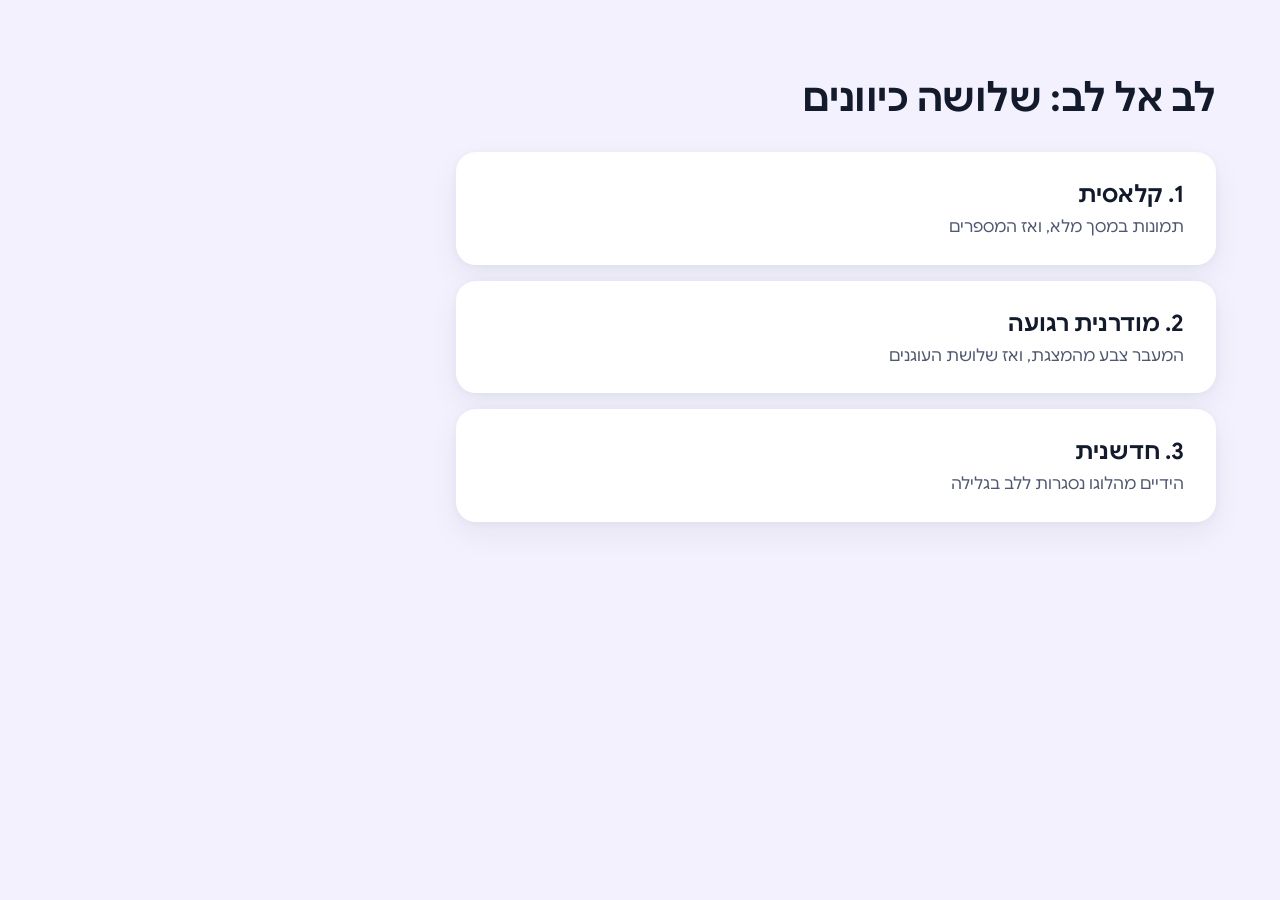
<file: index.html>
<!DOCTYPE html>
<html lang="he" dir="rtl">
<head>
<meta charset="utf-8"><meta name="viewport" content="width=device-width, initial-scale=1">
<meta name="robots" content="noindex, nofollow">
<title>לב אל לב, סקיצות</title>
<link rel="icon" href="assets/logo/logo.webp">
<link rel="stylesheet" href="assets/shared.css?v=202611041538">
<style>
body{background:#F3F1FE;padding:clamp(40px, 6vw, 112px) var(--gutter)}
h1{font-size:var(--fs-h2)}
ul{list-style:none;margin:32px 0 0;padding:0;display:grid;gap:16px;max-width:760px}
a{display:block;padding:24px 32px;background:var(--white);border-radius:20px;text-decoration:none;box-shadow:0 2px 8px rgba(19,26,43,.04),0 12px 32px rgba(19,26,43,.06)}
b{display:block;font-size:var(--fs-h3)}
span{color:var(--muted)}
</style>
</head>
<body>
<h1>לב אל לב: שלושה כיוונים</h1>
<ul>
  <li><a href="classic/"><b>1. קלאסית</b><span>תמונות במסך מלא, ואז המספרים</span></a></li>
  <li><a href="modern/"><b>2. מודרנית רגועה</b><span>המעבר צבע מהמצגת, ואז שלושת העוגנים</span></a></li>
  <li><a href="innovative/"><b>3. חדשנית</b><span>הידיים מהלוגו נסגרות ללב בגלילה</span></a></li>
</ul>
<script src="https://crm.liavmatzri.co.il/review.js" defer></script>
</body>
</html>
</file>
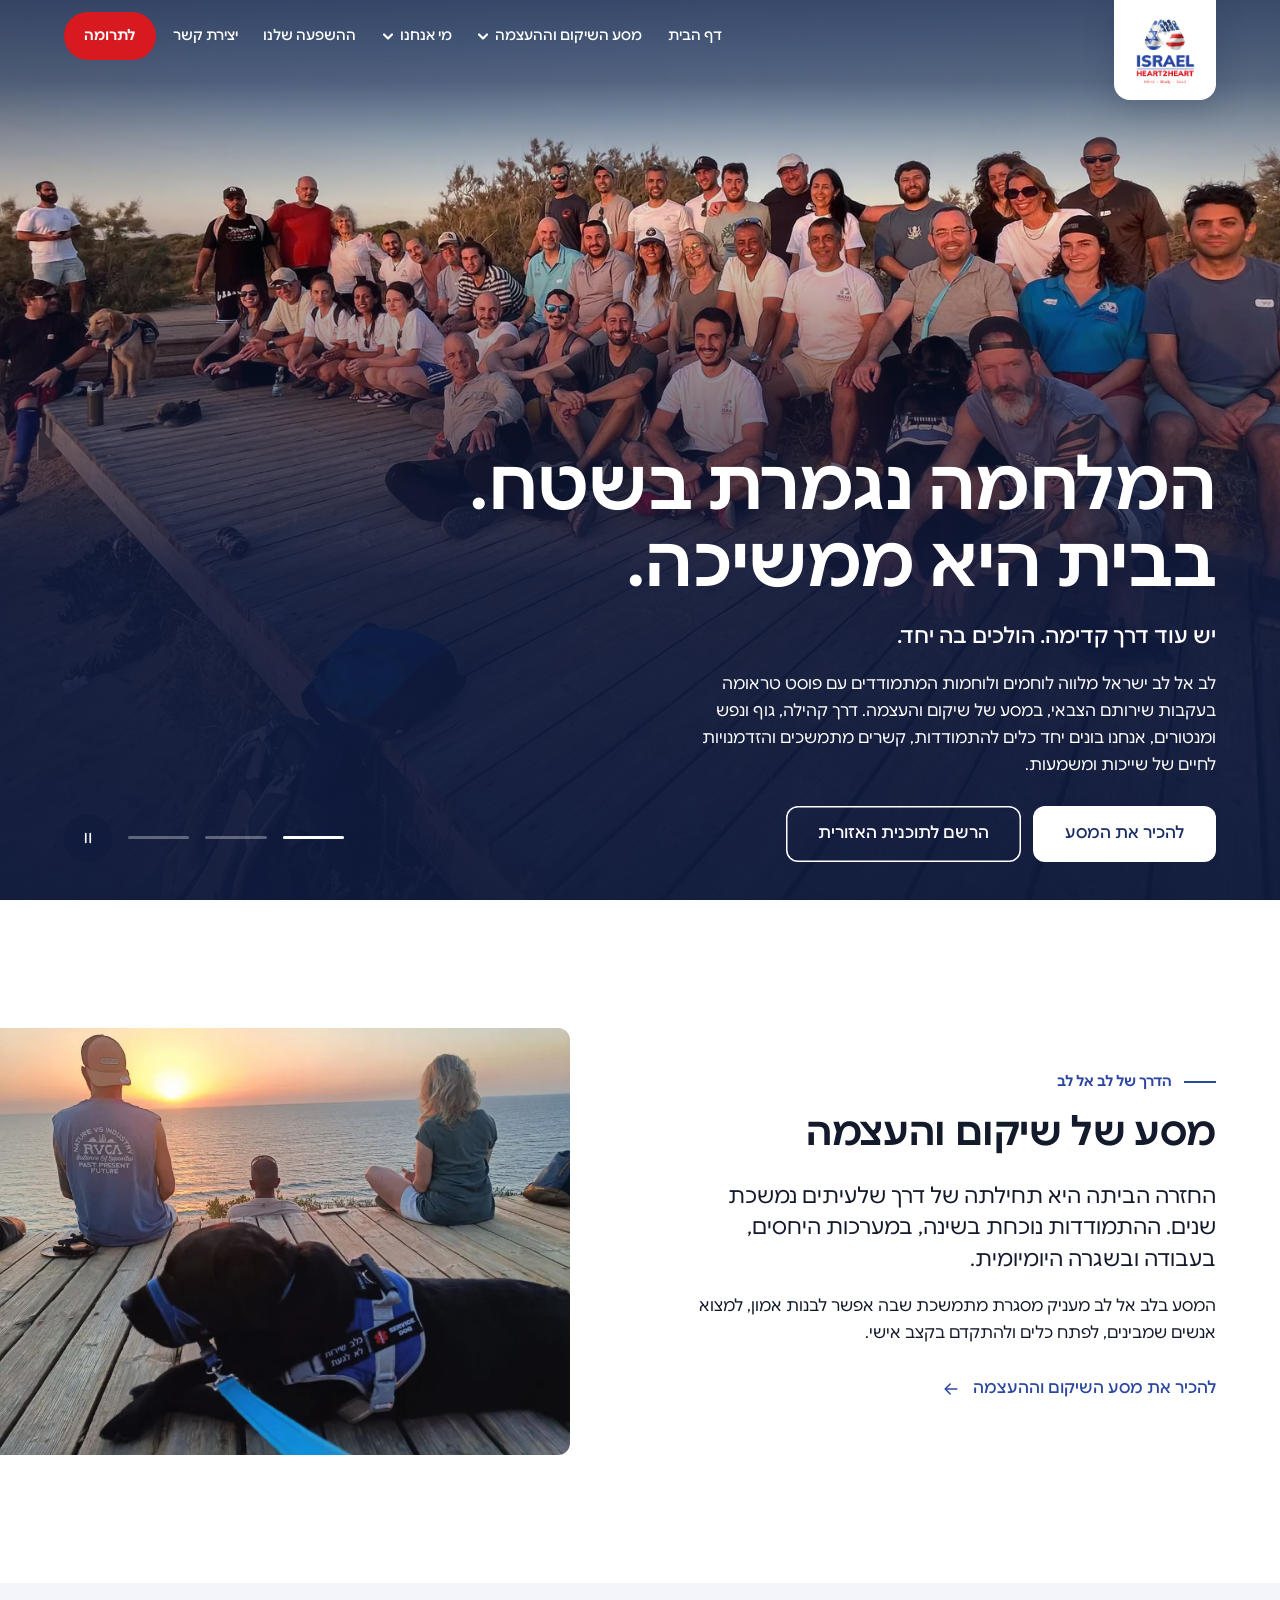
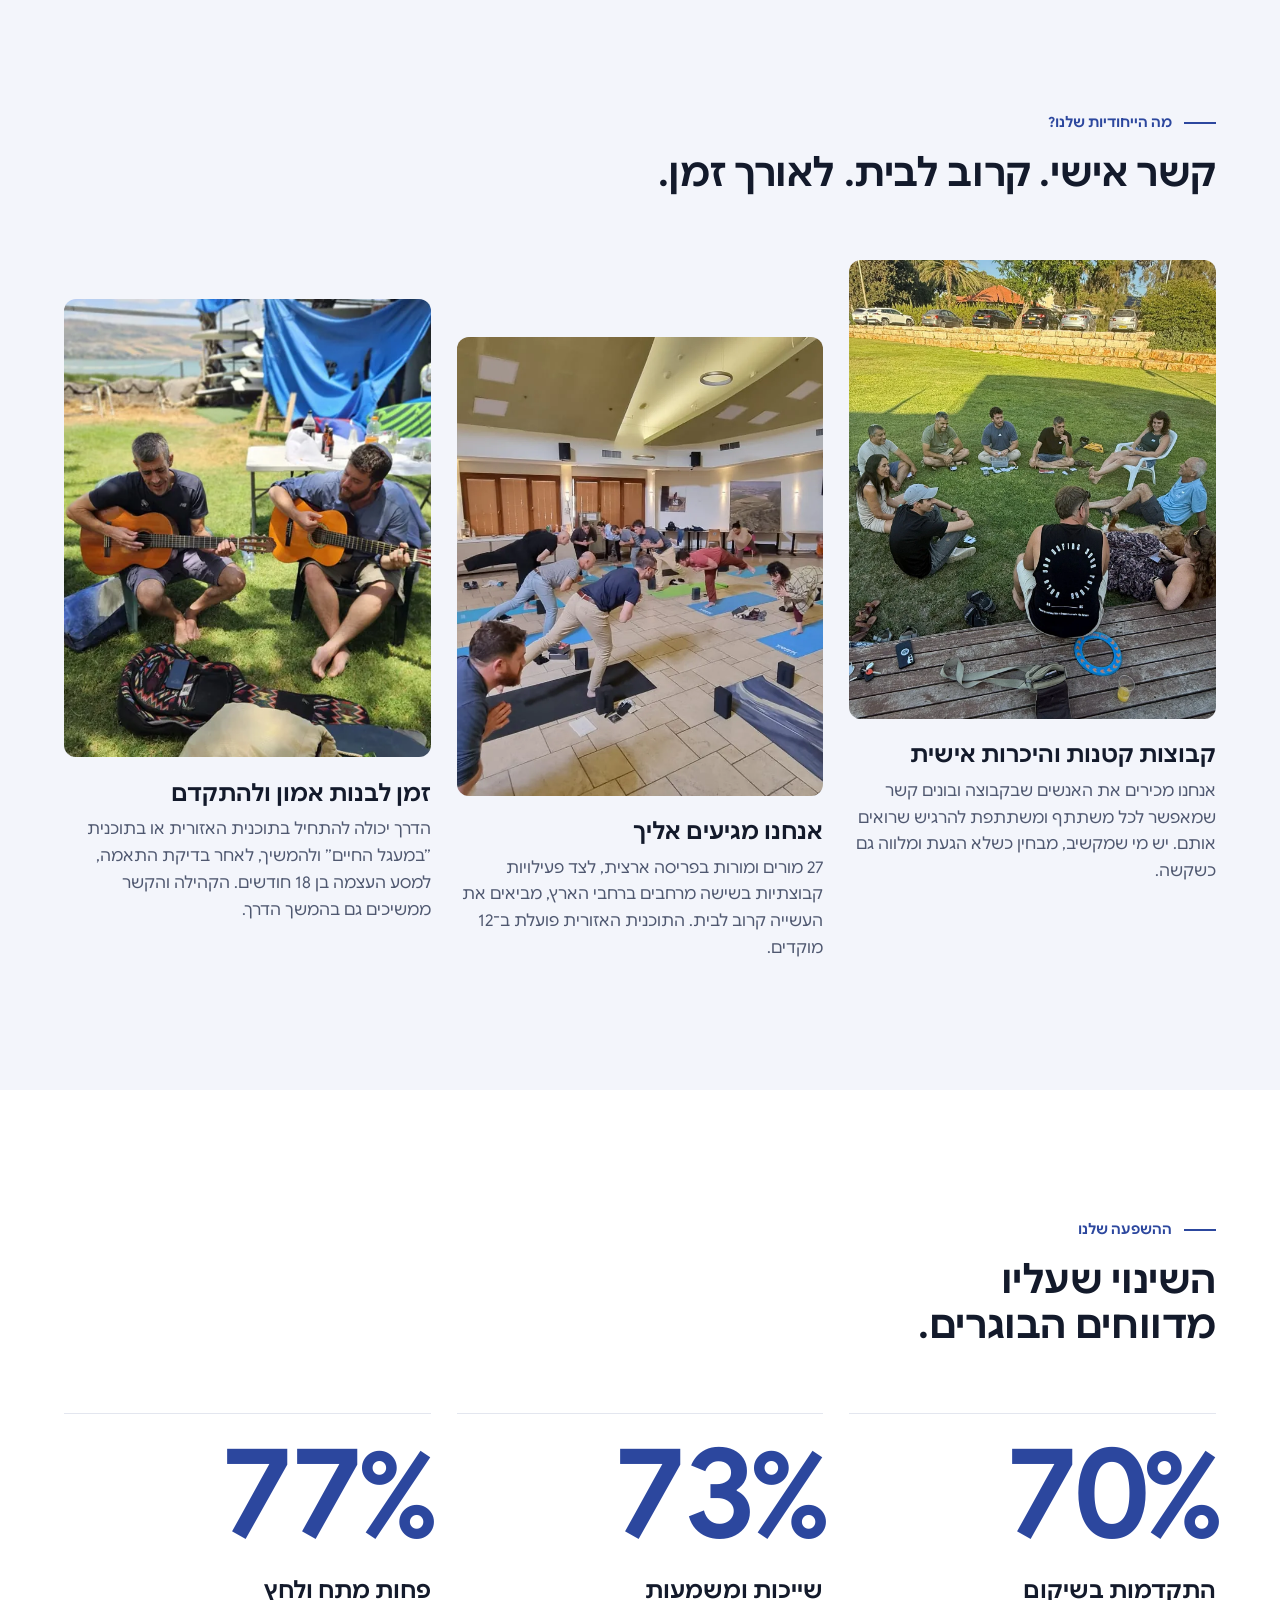
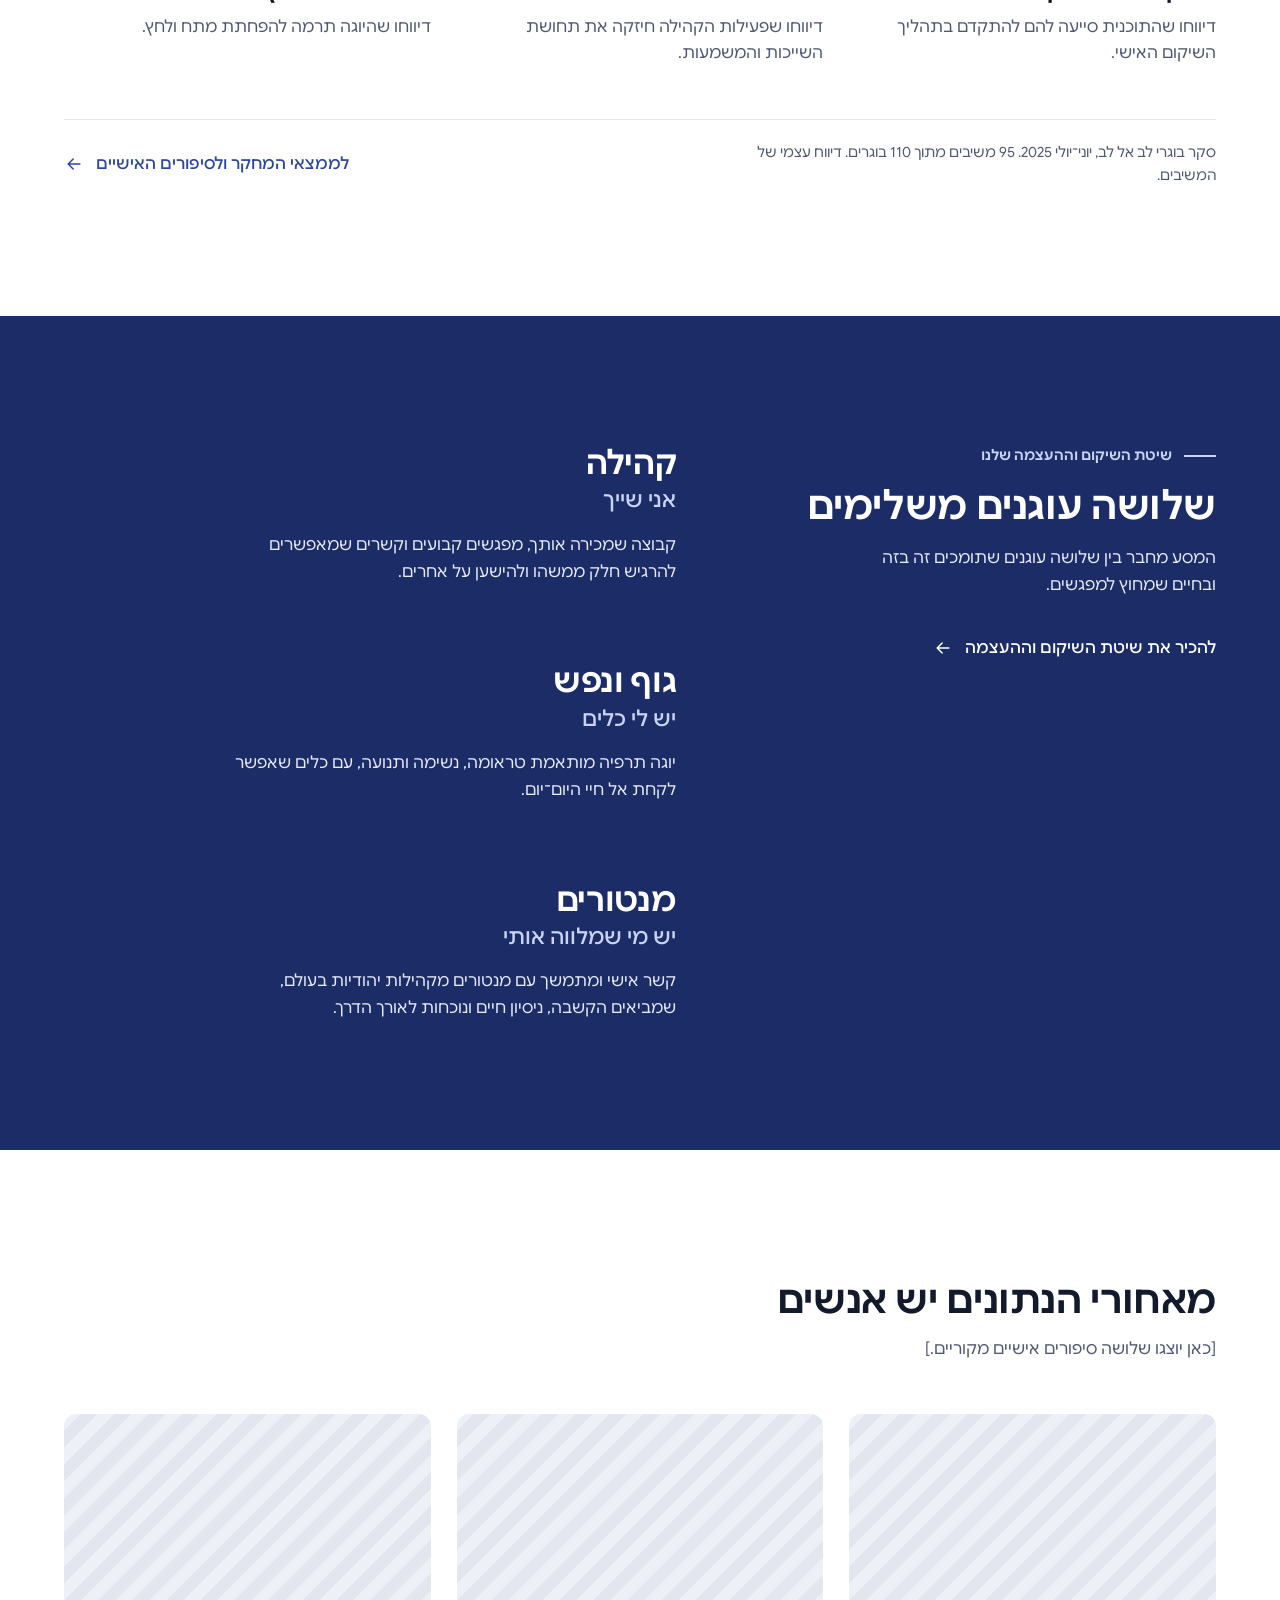
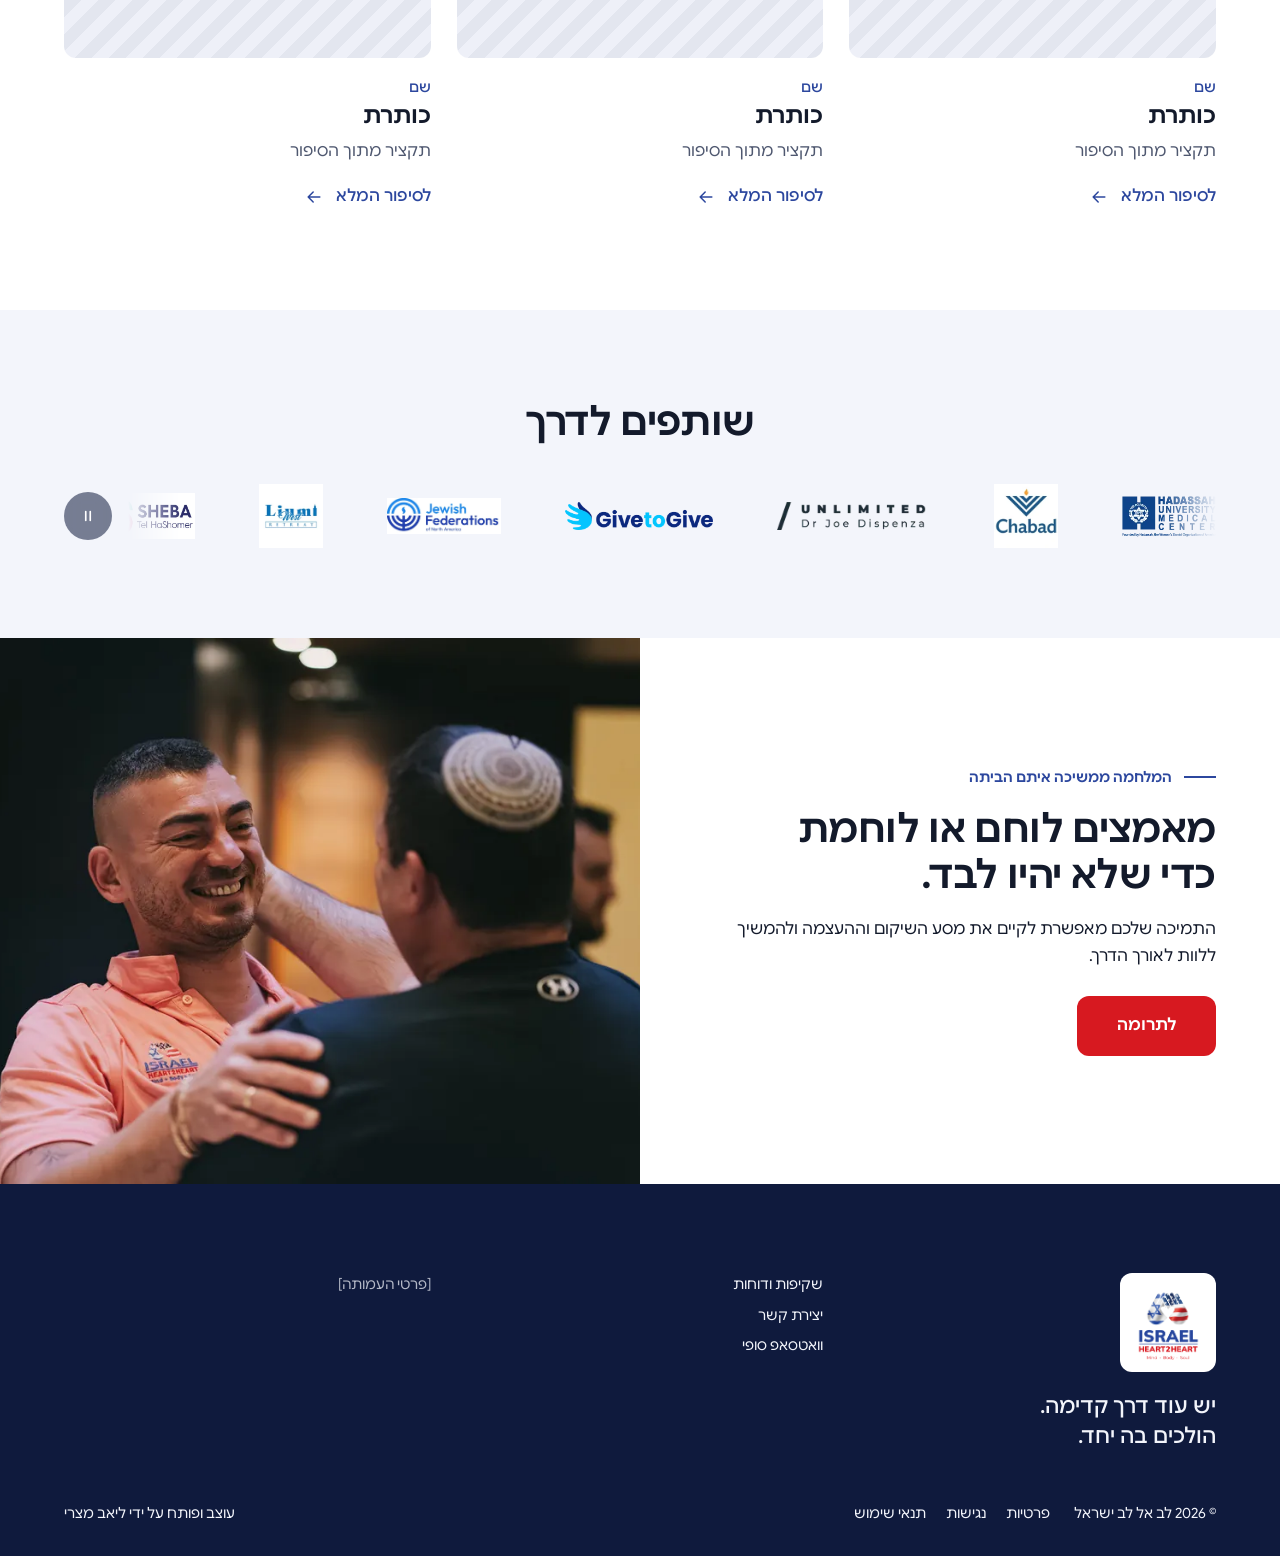
<file: classic/index.html>
<!DOCTYPE html>
<html lang="he" dir="rtl">
<head>
<meta charset="utf-8"><meta name="viewport" content="width=device-width, initial-scale=1">
<meta name="robots" content="noindex, nofollow">
<title>לב אל לב ישראל</title>
<link rel="preload" as="font" href="../assets/fonts/GoogleSans-Bold.woff2" type="font/woff2" crossorigin>
<link rel="icon" href="../assets/logo/logo.webp">
<link rel="stylesheet" href="../assets/shared.css?v=202611041538">
<style>
/* סקיצה 1, קלאסית.
   מהות: הארגון שאפשר לסמוך עליו, עם לוחמים ולוחמות אמיתיים בפריים.
   עור: מינימליזם עריכתי (MV:s05) בצבעי המותג; הירו MV:h15; הדר MV:hd1. צבע אחד עובד, כחול; אדום רק לתרומה. */

/* הדר קלאסי: שקוף על ההירו, אטום בגלילה. הלוגו על לוח לבן תלוי מלמעלה, כי הלוגו בכחול ואדום ולא נקרא על כהה */
:root{--tint:#F3F5FB}
.hd{color:var(--white)}
.hd-in{padding-inline:var(--gutter);height:var(--header-h);align-items:flex-start}
.hd-logo{height:calc(var(--header-h) + 28px);padding:12px 16px 16px;background:var(--white);border-radius:0 0 16px 16px;box-shadow:0 12px 32px rgba(15,26,61,.18)}
.hd-nav{height:100%}
.hd-burger{margin-block:12px}
.hd.is-scrolled{background:var(--white);color:var(--ink);box-shadow:0 2px 12px rgba(15,26,61,.08)}
.hd.is-scrolled .hd-logo{box-shadow:none}
.hd.is-hidden{transform:translateY(calc(-100% - 48px))}

/* הירו: מצגת מסך מלא */
.hero{position:relative;min-height:100svh;display:flex;flex-direction:column;justify-content:flex-end;padding:calc(var(--header-h) + 48px) var(--gutter) clamp(32px, 3vw, 64px);background:var(--night);color:var(--white);overflow:hidden;isolation:isolate}
.sl{position:absolute;inset:0;z-index:-3;opacity:0;transition:opacity 0s 1.6s}
.sl.on{z-index:-2;opacity:1;transition:opacity 1.6s var(--ease)}
.sl img{width:100%;height:100%;object-fit:cover;object-position:50% 0}
.sl.on img{animation:kb 9s linear forwards}
@keyframes kb{from{transform:scale(1.06)}to{transform:scale(1)}}
.scrim{position:absolute;inset:0;z-index:-1;background:
  linear-gradient(to top,color-mix(in srgb,var(--night) 96%,transparent) 0%,color-mix(in srgb,var(--night) 90%,transparent) 36%,color-mix(in srgb,var(--night) 46%,transparent) 58%,transparent 78%),
  linear-gradient(to bottom,color-mix(in srgb,var(--night) 74%,transparent) 0%,color-mix(in srgb,var(--night) 62%,transparent) 9%,transparent 24%)}
.foot{display:flex;justify-content:space-between;align-items:flex-end;gap:var(--gap-m)}
.txt{display:flex;flex-direction:column;align-items:flex-start;gap:clamp(16px, 1.5vw, 32px);max-width:min(62vw, 1240px)}
.line2{font-size:var(--fs-lead);line-height:1.4;font-weight:500}
.lead{max-width:var(--measure);line-height:1.68}
.cta{display:flex;flex-wrap:wrap;gap:12px;margin-top:8px}
.btn{display:inline-flex;align-items:center;justify-content:center;min-height:56px;padding-inline:32px;border-radius:12px;font-weight:500;text-decoration:none;white-space:nowrap;transition:background-color .2s var(--ease),color .2s var(--ease)}
.btn.solid{background:var(--white);color:var(--blue-deep)}
.btn.ghost{box-shadow:inset 0 0 0 1.5px var(--white);color:var(--white)}
@media (hover:hover) and (pointer:fine){.btn.solid:hover{background:#E4E9F7}.btn.ghost:hover{background:var(--white);color:var(--blue-deep)}}
.nav{display:flex;align-items:center;gap:16px;width:min(280px, 24vw);flex:none}
.tab{flex:1;height:48px;padding:0;border:0;background:none;display:flex;align-items:center;cursor:pointer;color:inherit}
.bar{position:relative;display:block;width:100%;height:3px;border-radius:3px;background:color-mix(in srgb,var(--white) 32%,transparent);overflow:hidden}
.bar i{position:absolute;inset:0;background:var(--white);transform:scaleX(0);transform-origin:right}
.tab.done .bar i{transform:scaleX(1)}
.tab[aria-current="true"] .bar i{animation:fill 8s linear forwards}
.hero.still .tab[aria-current="true"] .bar i{animation:none;transform:scaleX(1)}
@keyframes fill{to{transform:scaleX(1)}}
.hero.paused .bar i,.hero.paused .sl img{animation-play-state:paused}

/* הסקשן הכבד: ההשפעה. המספר הוא הגיבור, כי הקורא הראשון בא לבדוק אם זה עובד */
.impact{padding-block:var(--sec-loose);padding-inline:var(--gutter)}
.eyebrow{font-size:var(--fs-meta);font-weight:700;color:var(--blue);display:flex;align-items:center;gap:12px}
.eyebrow::before{content:"";width:32px;height:2px;background:var(--blue)}
.impact h2{margin-top:16px;max-width:18ch}
.nums{display:grid;grid-template-columns:repeat(3,1fr);gap:var(--gap-m);margin-top:clamp(48px, 5vw, 112px)}
.num{padding-top:clamp(20px, 1.6vw, 32px);border-top:1px solid var(--line)}
.num b{display:block;font-size:clamp(72px, 9vw + 0.5rem, 216px);line-height:1;font-weight:700;letter-spacing:-.03em;color:var(--blue);direction:ltr;text-align:end;font-variant-numeric:tabular-nums}
.num h3{margin-top:clamp(16px, 1.4vw, 32px)}
.num p{margin-top:8px;max-width:34ch;color:var(--muted)}
.src{display:flex;flex-wrap:wrap;justify-content:space-between;align-items:center;gap:16px var(--gap-m);margin-top:clamp(48px, 4vw, 96px);padding-top:clamp(20px, 1.6vw, 32px);border-top:1px solid var(--line)}
.src small{font-size:var(--fs-meta);color:var(--muted);max-width:var(--measure)}
.src .textlink{color:var(--blue)}

/* הדרך: טקסט מיושר להתחלה, והתמונה יוצאת מהקצה של המסך */
.way{display:grid;grid-template-columns:1fr 1fr;gap:clamp(40px, 6vw, 160px);align-items:center;padding-block:var(--sec-loose);padding-inline-start:var(--gutter)}
.way h2{margin-top:16px}
.way-body{display:grid;gap:clamp(16px, 1.4vw, 32px);justify-items:start;margin-top:clamp(24px, 2vw, 48px)}
.way-body p{max-width:var(--measure)}
.way-body .big{font-size:var(--fs-lead);line-height:1.5}
.way-body .textlink{color:var(--blue)}
.way-img img{width:100%;aspect-ratio:4/3;object-fit:cover;border-start-start-radius:12px;border-end-start-radius:12px}

/* הייחודיות: שלוש תמונות בגובה מדורג */
.uniq{padding-block:var(--sec-loose);padding-inline:var(--gutter);background:var(--tint)}
.uniq h2{margin-top:16px;max-width:22ch}
.us{display:grid;grid-template-columns:repeat(3,1fr);gap:var(--gap-m);margin-top:clamp(48px, 5vw, 112px)}
.u:nth-child(2){margin-top:clamp(32px, 6vw, 128px)}
.u:nth-child(3){margin-top:clamp(16px, 3vw, 64px)}
.u img{width:100%;aspect-ratio:4/5;object-fit:cover;border-radius:12px}
.u h3{margin-top:clamp(20px, 1.6vw, 32px)}
.u p{margin-top:8px;max-width:40ch;color:var(--muted)}

/* השיטה: פס כחול אחד בעמוד, הכותרת נשארת במקום והעוגנים עוברים לידה */
.method{display:grid;grid-template-columns:5fr 7fr;gap:clamp(48px, 8vw, 192px);padding-block:var(--sec-loose);padding-inline:var(--gutter);background:var(--blue-deep);color:var(--white)}
.method-head{position:sticky;top:calc(var(--header-h) + 32px);align-self:start}
.method .eyebrow{color:#C9D3F4}
.method .eyebrow::before{background:#C9D3F4}
.method h2{margin-top:16px}
.method-head>p:not(.eyebrow){margin-top:16px;max-width:38ch;color:#E6EAF8}
.method-head .textlink{margin-top:clamp(16px, 2vw, 40px)}
.anchors{display:grid;gap:clamp(48px, 6vw, 128px)}
.anchor h3{font-size:clamp(26px, 2vw + 0.4rem, 52px);line-height:1.2;letter-spacing:-.01em}
.anchor h3 span{display:block;margin-top:4px;font-size:var(--fs-lead);line-height:1.4;font-weight:500;letter-spacing:0;color:#C9D3F4}
.anchor p{margin-top:16px;max-width:46ch;color:#E6EAF8}

/* סיפורים: מקום שמור, עד שיגיעו סיפורים ואישורי פרסום */
.stories{padding-block:var(--sec-loose) var(--sec);padding-inline:var(--gutter)}
.stories-note{margin-top:12px;color:var(--muted)}
.ss{display:grid;grid-template-columns:repeat(3,1fr);gap:var(--gap-m);margin-top:clamp(40px, 4vw, 96px)}
.s .ph-img{aspect-ratio:3/2;border-radius:12px}
.s small{display:block;margin-top:clamp(16px, 1.4vw, 28px);font-size:var(--fs-meta);font-weight:500;color:var(--blue)}
.s p{margin-top:8px;color:var(--muted)}
.s .textlink{margin-top:8px;color:var(--blue)}

/* שותפים: ציר ממורכז, בלי טקסט נוסף */
.partners{padding-block:var(--sec);padding-inline:var(--gutter);background:var(--tint);text-align:center}
.partners .mq-row{margin-top:clamp(32px, 3vw, 64px)}

/* קריאה לאימוץ: על לבן, כדי שהכפתור האדום יהיה הדבר החזק במסך */
.adopt{display:grid;grid-template-columns:1fr 1fr;align-items:stretch}
.adopt-txt{display:flex;flex-direction:column;align-items:flex-start;justify-content:center;gap:clamp(16px, 1.4vw, 32px);padding-block:var(--sec-loose);padding-inline:var(--gutter)}
.adopt-txt>p:not(.eyebrow){max-width:var(--measure)}
.adopt-img{min-height:clamp(320px, 42vw, 860px);position:relative}
.adopt-img img{position:absolute;inset:0;width:100%;height:100%;object-fit:cover}
.btn-donate.big{min-height:60px;padding-inline:40px;font-size:var(--fs-body);border-radius:12px;margin-top:8px}

/* פוטר MV:ft3 */
.ft3{display:grid;gap:clamp(48px, 4vw, 96px);padding:var(--sec) var(--gutter) 32px;background:var(--night);color:#F3F5FB}
.ft3-top{display:grid;grid-template-columns:1.3fr 3fr;gap:clamp(40px, 5vw, 112px)}
.ft3-brand{display:grid;gap:clamp(16px, 1.6vw, 32px);align-content:start;justify-items:start}
.ft3-logo{display:block;width:clamp(96px, 7vw, 136px);padding:12px;background:var(--white);border-radius:12px}
.ft3-brand .ft-line{font-size:var(--fs-lead);line-height:1.4;font-weight:500;letter-spacing:0}
.ft3-cols{display:grid;grid-template-columns:1fr 1fr;gap:var(--gap-m)}
@media (hover:hover) and (pointer:fine){.ft3 a:hover{color:#C9D3F4}}

@media (max-width:1023px){.nums{grid-template-columns:1fr;gap:0}.num{display:grid;grid-template-columns:auto 1fr;column-gap:24px;padding-block:24px;align-items:start}.num b{grid-row:span 2;font-size:clamp(64px, 18vw, 120px);min-width:2.1em}.num h3{margin-top:4px}}
@media (max-width:860px){
  /* בטלפון הטקסט תופס את רוב המסך: התמונה למעלה והטקסט על רקע מלא מתחתיה, כדי שלא יישב על פנים */
  :root{--fs-h1:clamp(32px, 9.6vw, 38px)}
  .hero{display:grid;grid-template-rows:minmax(140px,1fr) auto;padding:0}
  .sl,.scrim{grid-row:1/2;grid-column:1/-1}
  .sl{overflow:hidden}
  .scrim{background:
    linear-gradient(to top,var(--night) 0%,transparent 28%),
    linear-gradient(to bottom,color-mix(in srgb,var(--night) 50%,transparent) 0%,transparent 32%)}
  .foot{grid-row:2;flex-direction:column;align-items:stretch;gap:8px;padding:12px 24px 16px}
  .txt{max-width:none;gap:12px}
  .cta{margin-top:4px;gap:8px}
  .btn{min-height:48px;padding-inline:20px;flex:1}
  .nav{width:100%}
  .hd-logo{height:88px;padding:8px 12px 12px}
  .way{grid-template-columns:1fr;padding-inline-end:var(--gutter)}
  .way-img{margin-inline-end:calc(var(--gutter) * -1)}
  .us,.ss{grid-template-columns:1fr;gap:clamp(32px, 8vw, 48px)}
  .u:nth-child(n){margin-top:0}
  .u img{aspect-ratio:3/2}
  .method{grid-template-columns:1fr}
  .method-head{position:static}
  .adopt{grid-template-columns:1fr}
  .adopt-img{order:-1;min-height:0;aspect-ratio:3/2}
  .adopt-txt{padding-block:var(--sec)}
  .btn-donate.big{align-self:stretch}
  .ft3-top{grid-template-columns:1fr}
  .ft3-cols{grid-template-columns:1fr 1fr}
}
@media (prefers-reduced-motion:reduce){.sl.on img{animation:none}.sl,.sl.on{transition:none}}
</style>
</head>
<body>
<a class="skip" href="#main">דלג לתוכן</a>

<header class="hd">
  <div class="hd-in">
    <a class="hd-logo" href="./" aria-label="לב אל לב ישראל, לדף הבית"><img src="../assets/logo/logo.webp" alt="Israel Heart2Heart" width="620" height="640"></a>
    <button aria-controls="hdNav" class="hd-burger" type="button" aria-expanded="false" aria-label="פתיחת התפריט"><svg viewBox="0 0 24 24" aria-hidden="true"><path d="M4 7h16M4 12h16M4 17h16"/></svg></button>
    <nav id="hdNav" class="hd-nav" aria-label="ראשי">
      <div class="hd-item"><a class="hd-link" href="./" aria-current="page">דף הבית</a></div>
      <div class="hd-item"><a class="hd-link" href="#">מסע השיקום וההעצמה <svg viewBox="0 0 12 12" aria-hidden="true"><path d="M2 4.5 6 8.5 10 4.5"/></svg></a>
        <div class="hd-sub"><a href="#">התוכנית האזורית</a><a href="#"><span>הדסה</span> <small>במעגל החיים</small></a><a href="#">התוכנית הכללית</a><a href="#">אחיות שבלב</a><a href="#">קהילת הבוגרים</a></div></div>
      <div class="hd-item"><a class="hd-link" href="#">מי אנחנו <svg viewBox="0 0 12 12" aria-hidden="true"><path d="M2 4.5 6 8.5 10 4.5"/></svg></a>
        <div class="hd-sub"><a href="#">האנשים שמאחורי לב אל לב</a><a href="#">השגרירים שלנו</a><a href="#">שקיפות ודוחות</a></div></div>
      <div class="hd-item"><a class="hd-link" href="#">ההשפעה שלנו</a></div>
      <div class="hd-item"><a class="hd-link" href="#">יצירת קשר</a></div>
      <a class="btn-donate" href="#" data-missing="חסר מהעמותה: קישור למערכת התרומות">לתרומה</a>
    </nav>
  </div>
</header>

<main id="main" tabindex="-1">
  <section class="hero" id="hero" aria-roledescription="מצגת">
    <div class="sl on"><img src="../assets/img/group-sunset.webp" alt="קבוצה גדולה של משתתפי לב אל לב על משטח עץ בשקיעה" fetchpriority="high" decoding="async"></div>
    <div class="sl" aria-hidden="true"><img src="../assets/img/group-sofas.webp" alt="משתתפים יושבים יחד בחוץ על ספות" decoding="async"></div>
    <div class="sl" aria-hidden="true"><img src="../assets/img/group-flag.webp" alt="קבוצה עם דגל לב אל לב וקשת בשמיים" decoding="async"></div>
    <span class="scrim"></span>
    <div class="foot">
      <div class="txt">
        <h1 class="rv"><span class="ln">המלחמה נגמרת בשטח.</span> <span class="ln">בבית היא ממשיכה.</span></h1>
        <p class="line2 rv">יש עוד דרך קדימה. הולכים בה יחד.</p>
        <p class="lead rv">לב אל לב ישראל מלווה לוחמים ולוחמות המתמודדים עם פוסט טראומה בעקבות שירותם הצבאי, במסע של שיקום והעצמה. דרך קהילה, גוף ונפש ומנטורים, אנחנו בונים יחד כלים להתמודדות, קשרים מתמשכים והזדמנויות לחיים של שייכות ומשמעות.</p>
        <div class="cta rv"><a class="btn solid" href="#">להכיר את המסע</a><a class="btn ghost" href="#" data-missing="חסר מהעמותה: קישור לטופס במאנדיי">הרשם לתוכנית האזורית</a></div>
      </div>
      <div class="nav rv">
        <button class="tab" type="button" aria-label="תמונה 1" aria-current="true"><span class="bar"><i></i></span></button>
        <button class="tab" type="button" aria-label="תמונה 2" aria-current="false"><span class="bar"><i></i></span></button>
        <button class="tab" type="button" aria-label="תמונה 3" aria-current="false"><span class="bar"><i></i></span></button>
        <button class="hpp" type="button" aria-pressed="false" aria-label="עצירת המצגת"><svg class="i-pause" viewBox="0 0 24 24" aria-hidden="true"><path d="M9 6v12M15 6v12"/></svg><svg class="i-play" viewBox="0 0 24 24" aria-hidden="true"><path d="M8 5.5v13l10.5-6.5z"/></svg></button>
      </div>
    </div>
  </section>

  <section class="way" id="way">
    <div data-sr>
      <p class="eyebrow">הדרך של לב אל לב</p>
      <h2>מסע של שיקום והעצמה</h2>
      <div class="way-body">
        <p class="big">החזרה הביתה היא תחילתה של דרך שלעיתים נמשכת שנים. ההתמודדות נוכחת בשינה, במערכות היחסים, בעבודה ובשגרה היומיומית.</p>
        <p>המסע בלב אל לב מעניק מסגרת מתמשכת שבה אפשר לבנות אמון, למצוא אנשים שמבינים, לפתח כלים ולהתקדם בקצב אישי.</p>
        <a class="textlink" href="#">להכיר את מסע השיקום וההעצמה <svg viewBox="0 0 24 24" aria-hidden="true"><path d="M19 12H5M11 6l-6 6 6 6"/></svg></a>
      </div>
    </div>
    <figure class="way-img" style="margin:0" data-sr><img src="../assets/img/sea-dog.webp" alt="משתתפים וכלב שירות יושבים על משטח עץ מול השקיעה בים" width="986" height="740" loading="lazy"></figure>
  </section>

  <section class="uniq" id="uniq">
    <div data-sr>
      <p class="eyebrow">מה הייחודיות שלנו?</p>
      <h2>קשר אישי. קרוב לבית. לאורך זמן.</h2>
    </div>
    <div class="us">
      <article class="u" data-sr><img src="../assets/img/circle.webp" alt="קבוצה קטנה יושבת במעגל על הדשא" width="1200" height="1600" loading="lazy"><h3>קבוצות קטנות והיכרות אישית</h3><p>אנחנו מכירים את האנשים שבקבוצה ובונים קשר שמאפשר לכל משתתף ומשתתפת להרגיש שרואים אותם. יש מי שמקשיב, מבחין כשלא הגעת ומלווה גם כשקשה.</p></article>
      <article class="u" data-sr><img src="../assets/img/yoga-hall.webp" alt="שיעור יוגה באולם" width="1600" height="900" loading="lazy"><h3>אנחנו מגיעים אליך</h3><p>27 מורים ומורות בפריסה ארצית, לצד פעילויות קבוצתיות בשישה מרחבים ברחבי הארץ, מביאים את העשייה קרוב לבית. התוכנית האזורית פועלת ב־12 מוקדים.</p></article>
      <article class="u" data-sr><img src="../assets/img/guitars.webp" alt="משתתפים מנגנים יחד בגיטרות על הדשא" width="800" height="600" loading="lazy"><h3>זמן לבנות אמון ולהתקדם</h3><p>הדרך יכולה להתחיל בתוכנית האזורית או בתוכנית ״במעגל החיים״ ולהמשיך, לאחר בדיקת התאמה, למסע העצמה בן 18 חודשים. הקהילה והקשר ממשיכים גם בהמשך הדרך.</p></article>
    </div>
  </section>

  <section class="impact" id="impact">
    <p class="eyebrow">ההשפעה שלנו</p>
    <h2>השינוי שעליו מדווחים הבוגרים.</h2>
    <div class="nums">
      <div class="num"><b data-to="70">70%</b><h3>התקדמות בשיקום</h3><p>דיווחו שהתוכנית סייעה להם להתקדם בתהליך השיקום האישי.</p></div>
      <div class="num"><b data-to="73">73%</b><h3>שייכות ומשמעות</h3><p>דיווחו שפעילות הקהילה חיזקה את תחושת השייכות והמשמעות.</p></div>
      <div class="num"><b data-to="77">77%</b><h3>פחות מתח ולחץ</h3><p>דיווחו שהיוגה תרמה להפחתת מתח ולחץ.</p></div>
    </div>
    <div class="src">
      <small>סקר בוגרי לב אל לב, יוני־יולי 2025. 95 משיבים מתוך 110 בוגרים. דיווח עצמי של המשיבים.</small>
      <a class="textlink" href="#">לממצאי המחקר ולסיפורים האישיים <svg viewBox="0 0 24 24" aria-hidden="true"><path d="M19 12H5M11 6l-6 6 6 6"/></svg></a>
    </div>
  </section>

  <section class="method" id="method">
    <div class="method-head">
      <p class="eyebrow">שיטת השיקום וההעצמה שלנו</p>
      <h2>שלושה עוגנים משלימים</h2>
      <p>המסע מחבר בין שלושה עוגנים שתומכים זה בזה ובחיים שמחוץ למפגשים.</p>
      <a class="textlink" href="#">להכיר את שיטת השיקום וההעצמה <svg viewBox="0 0 24 24" aria-hidden="true"><path d="M19 12H5M11 6l-6 6 6 6"/></svg></a>
    </div>
    <div class="anchors">
      <article class="anchor" data-sr><h3>קהילה <span>אני שייך</span></h3><p>קבוצה שמכירה אותך, מפגשים קבועים וקשרים שמאפשרים להרגיש חלק ממשהו ולהישען על אחרים.</p></article>
      <article class="anchor" data-sr><h3>גוף ונפש <span>יש לי כלים</span></h3><p>יוגה תרפיה מותאמת טראומה, נשימה ותנועה, עם כלים שאפשר לקחת אל חיי היום־יום.</p></article>
      <article class="anchor" data-sr><h3>מנטורים <span>יש מי שמלווה אותי</span></h3><p>קשר אישי ומתמשך עם מנטורים מקהילות יהודיות בעולם, שמביאים הקשבה, ניסיון חיים ונוכחות לאורך הדרך.</p></article>
    </div>
  </section>

  <section class="stories" id="stories">
    <div data-sr>
      <h2>מאחורי הנתונים יש אנשים</h2>
      <p class="stories-note">[כאן יוצגו שלושה סיפורים אישיים מקוריים.]</p>
    </div>
    <div class="ss">
      <article class="s" data-sr><div class="ph-img" role="img" aria-label="תמונה"></div><small>שם</small><h3>כותרת</h3><p>תקציר מתוך הסיפור</p><a class="textlink" href="#" data-missing="חסר מהעמותה: סיפור עם תמונה ואישור פרסום בכתב">לסיפור המלא <svg viewBox="0 0 24 24" aria-hidden="true"><path d="M19 12H5M11 6l-6 6 6 6"/></svg></a></article>
      <article class="s" data-sr><div class="ph-img" role="img" aria-label="תמונה"></div><small>שם</small><h3>כותרת</h3><p>תקציר מתוך הסיפור</p><a class="textlink" href="#" data-missing="חסר מהעמותה: סיפור עם תמונה ואישור פרסום בכתב">לסיפור המלא <svg viewBox="0 0 24 24" aria-hidden="true"><path d="M19 12H5M11 6l-6 6 6 6"/></svg></a></article>
      <article class="s" data-sr><div class="ph-img" role="img" aria-label="תמונה"></div><small>שם</small><h3>כותרת</h3><p>תקציר מתוך הסיפור</p><a class="textlink" href="#" data-missing="חסר מהעמותה: סיפור עם תמונה ואישור פרסום בכתב">לסיפור המלא <svg viewBox="0 0 24 24" aria-hidden="true"><path d="M19 12H5M11 6l-6 6 6 6"/></svg></a></article>
    </div>
  </section>

  <section class="partners" id="partners">
    <h2>שותפים לדרך</h2>
    <div class="mq-row">
      <div class="mq"><div class="mq-track">
        <img src="../assets/partners/hadassah.webp" alt="Hadassah" width="183" height="85" style="--h:.68" loading="lazy"><img src="../assets/partners/chabad.webp" alt="Chabad" width="160" height="160" loading="lazy"><img src="../assets/partners/dispenza.webp" alt="Dr. Joe Dispenza" width="480" height="86" style="--h:.43" loading="lazy"><img src="../assets/partners/give2give.webp" alt="Give to Give" width="480" height="89" style="--h:.43" loading="lazy"><img src="../assets/partners/federations.webp" alt="Jewish Federations of North America" width="480" height="154" style="--h:.57" loading="lazy"><img src="../assets/partners/liumi.webp" alt="Liumi West Retreat" width="160" height="160" loading="lazy"><img src="../assets/partners/sheba.webp" alt="Sheba" width="313" height="160" style="--h:.71" loading="lazy"><img src="../assets/partners/reichman.webp" alt="אוניברסיטת רייכמן" width="263" height="160" style="--h:.78" loading="lazy"><img src="../assets/partners/lovingmoms.webp" alt="Loving Moms" width="251" height="160" style="--h:.8" loading="lazy"><img src="../assets/partners/susterman.webp" alt="Susterman Family Foundation" width="160" height="160" loading="lazy">
      </div></div>
      <button class="hpp" type="button" aria-pressed="false" aria-label="עצירת הלוגואים"><svg class="i-pause" viewBox="0 0 24 24" aria-hidden="true"><path d="M9 6v12M15 6v12"/></svg><svg class="i-play" viewBox="0 0 24 24" aria-hidden="true"><path d="M8 5.5v13l10.5-6.5z"/></svg></button>
    </div>
  </section>

  <section class="adopt" id="adopt">
    <div class="adopt-txt" data-sr>
      <p class="eyebrow">המלחמה ממשיכה איתם הביתה</p>
      <h2><span class="ln">מאמצים לוחם או לוחמת</span> <span class="ln">כדי שלא יהיו לבד.</span></h2>
      <p>התמיכה שלכם מאפשרת לקיים את מסע השיקום וההעצמה ולהמשיך ללוות לאורך הדרך.</p>
      <a class="btn-donate big" href="#" data-missing="חסר מהעמותה: קישור למערכת התרומות">לתרומה</a>
    </div>
    <div class="adopt-img"><img src="../assets/img/hug.webp" alt="שני גברים מתחבקים ומחייכים" width="1017" height="639" loading="lazy"></div>
  </section>
</main>

<footer class="ftw ft3" id="ft3">
  <div class="ft3-top">
    <div class="ft3-brand"><a class="ft3-logo" href="./" aria-label="לדף הבית"><img src="../assets/logo/logo.webp" alt="Israel Heart2Heart" width="620" height="640" loading="lazy"></a><p class="ft-line"><span class="ln">יש עוד דרך קדימה.</span> <span class="ln">הולכים בה יחד.</span></p></div>
    <div class="ft3-cols"><ul><li><a href="#">שקיפות ודוחות</a></li><li><a href="#">יצירת קשר</a></li><li><a href="https://wa.me/972528011224" rel="noopener" target="_blank">וואטסאפ סופי</a></li></ul><p class="ft-todo">[פרטי העמותה]</p></div>
  </div>
  <div class="ft-legal"><p>© <span data-year>2026</span> לב אל לב ישראל</p><nav aria-label="מסמכים"><a href="#">פרטיות</a><a href="#">נגישות</a><a href="#">תנאי שימוש</a></nav><p class="ft-credit"><a href="https://liavmatzri.co.il" rel="noopener" target="_blank">עוצב ופותח על ידי ליאב מצרי</a></p></div>
</footer>

<script src="../assets/shared.js?v=202611041538"></script>
<script>
(function(){
  var root=document.getElementById("hero"),sl=[].slice.call(root.querySelectorAll(".sl")),tabs=[].slice.call(root.querySelectorAll(".tab")),pp=root.querySelector(".hpp"),cur=0;
  var auto=!calm;
  if(!auto){root.classList.add("still");pp.hidden=true;}
  function go(n){
    cur=(n+sl.length)%sl.length;
    sl.forEach(function(s,k){s.classList.toggle("on",k===cur);s.setAttribute("aria-hidden",String(k!==cur));});
    tabs.forEach(function(t,k){t.setAttribute("aria-current",String(k===cur));t.classList.toggle("done",k<cur);
      var i=t.querySelector("i");i.style.animation="none";void i.offsetWidth;i.style.animation="";});
  }
  tabs.forEach(function(t,k){
    t.addEventListener("click",function(){go(k);});
    t.querySelector("i").addEventListener("animationend",function(){if(auto&&k===cur)go(cur+1);});
  });
  pauseButton(pp,root,["עצירת המצגת","הפעלת המצגת"]);

  // המספרים סופרים פעם אחת כשנכנסים למסך, והערך הסופי כתוב ב-HTML
  var nums=[].slice.call(document.querySelectorAll(".num b"));
  function count(el){
    var to=+el.dataset.to,t0=performance.now(),d=900;
    (function tick(t){var p=Math.min(1,(t-t0)/d),e=1-Math.pow(1-p,3);el.textContent=Math.round(to*e)+"%";if(p<1)requestAnimationFrame(tick);})(t0);
  }
  if(!calm&&"IntersectionObserver" in window){
    var io=new IntersectionObserver(function(es){es.forEach(function(e){if(e.isIntersecting){count(e.target);io.unobserve(e.target);}});},{threshold:.4});
    nums.forEach(function(n){io.observe(n);});
  }

})();
</script>
<script src="https://crm.liavmatzri.co.il/review.js" defer></script>
</body>
</html>
</file>
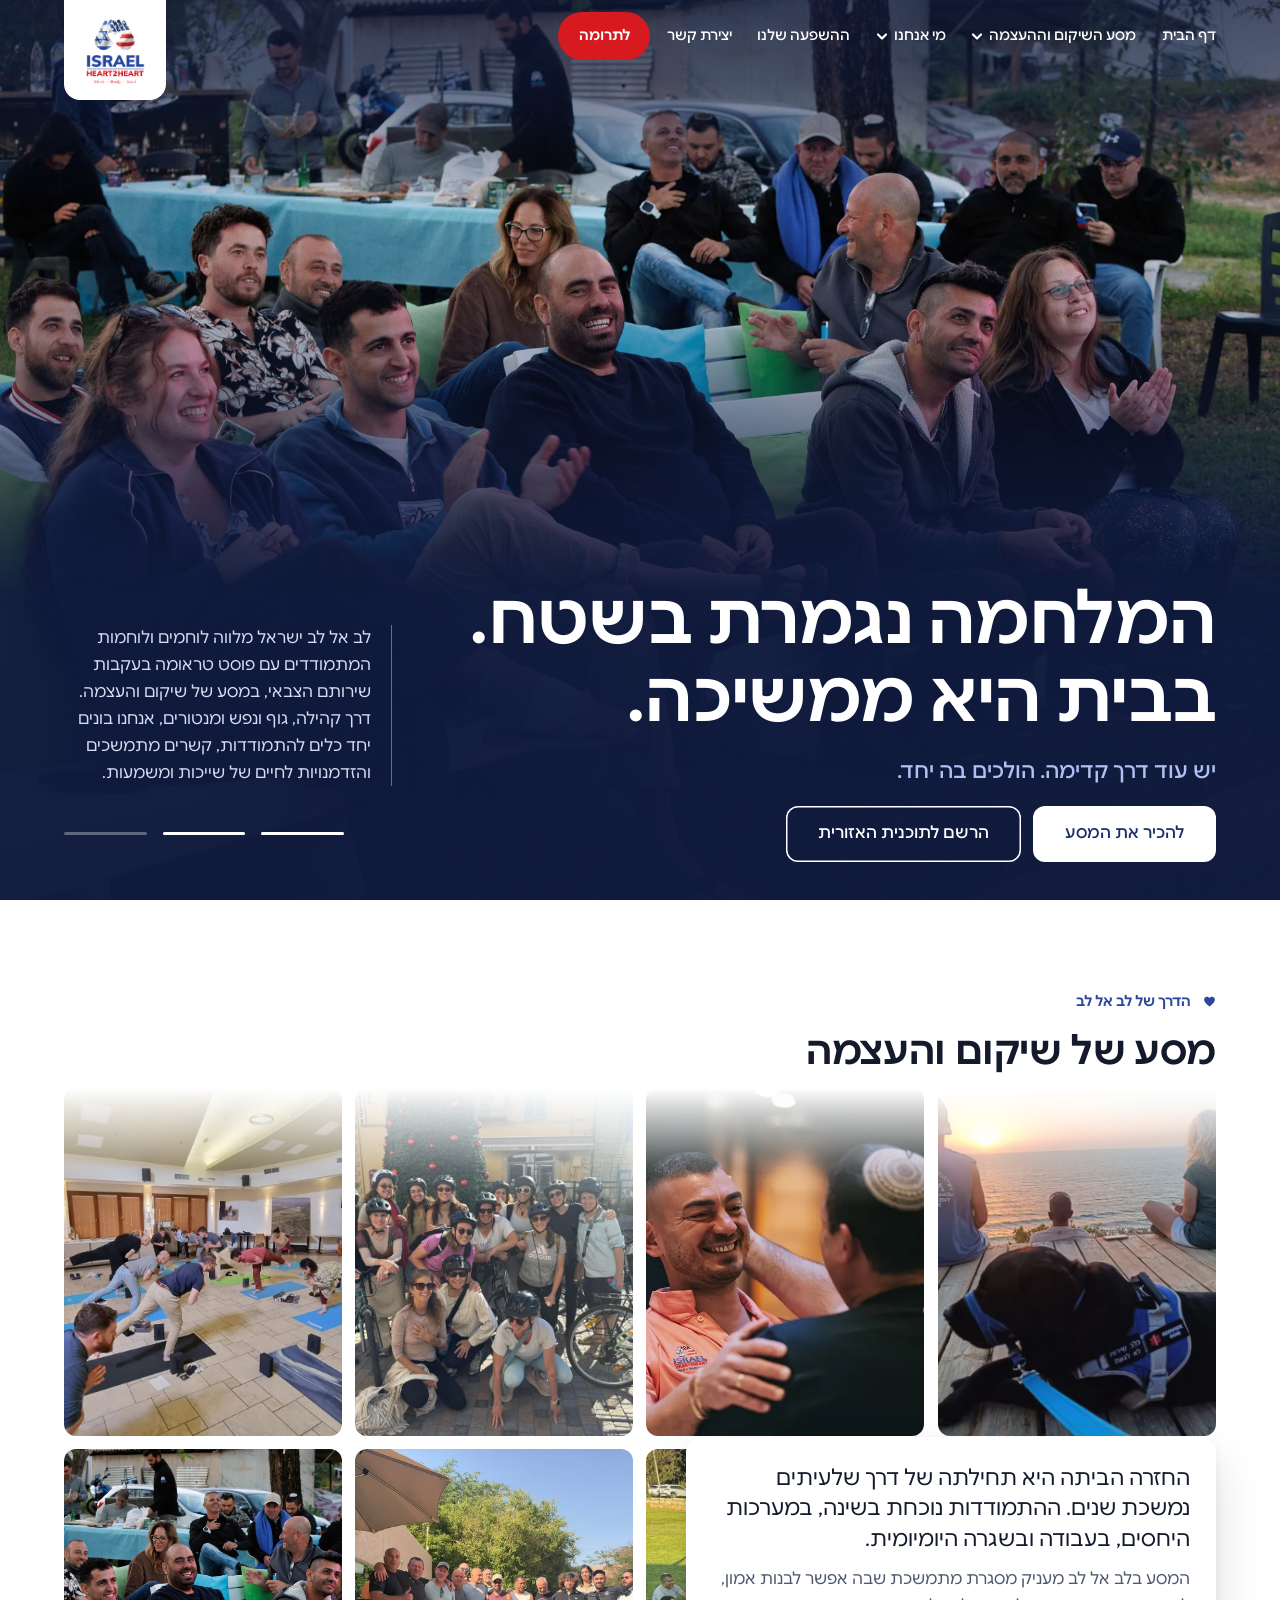
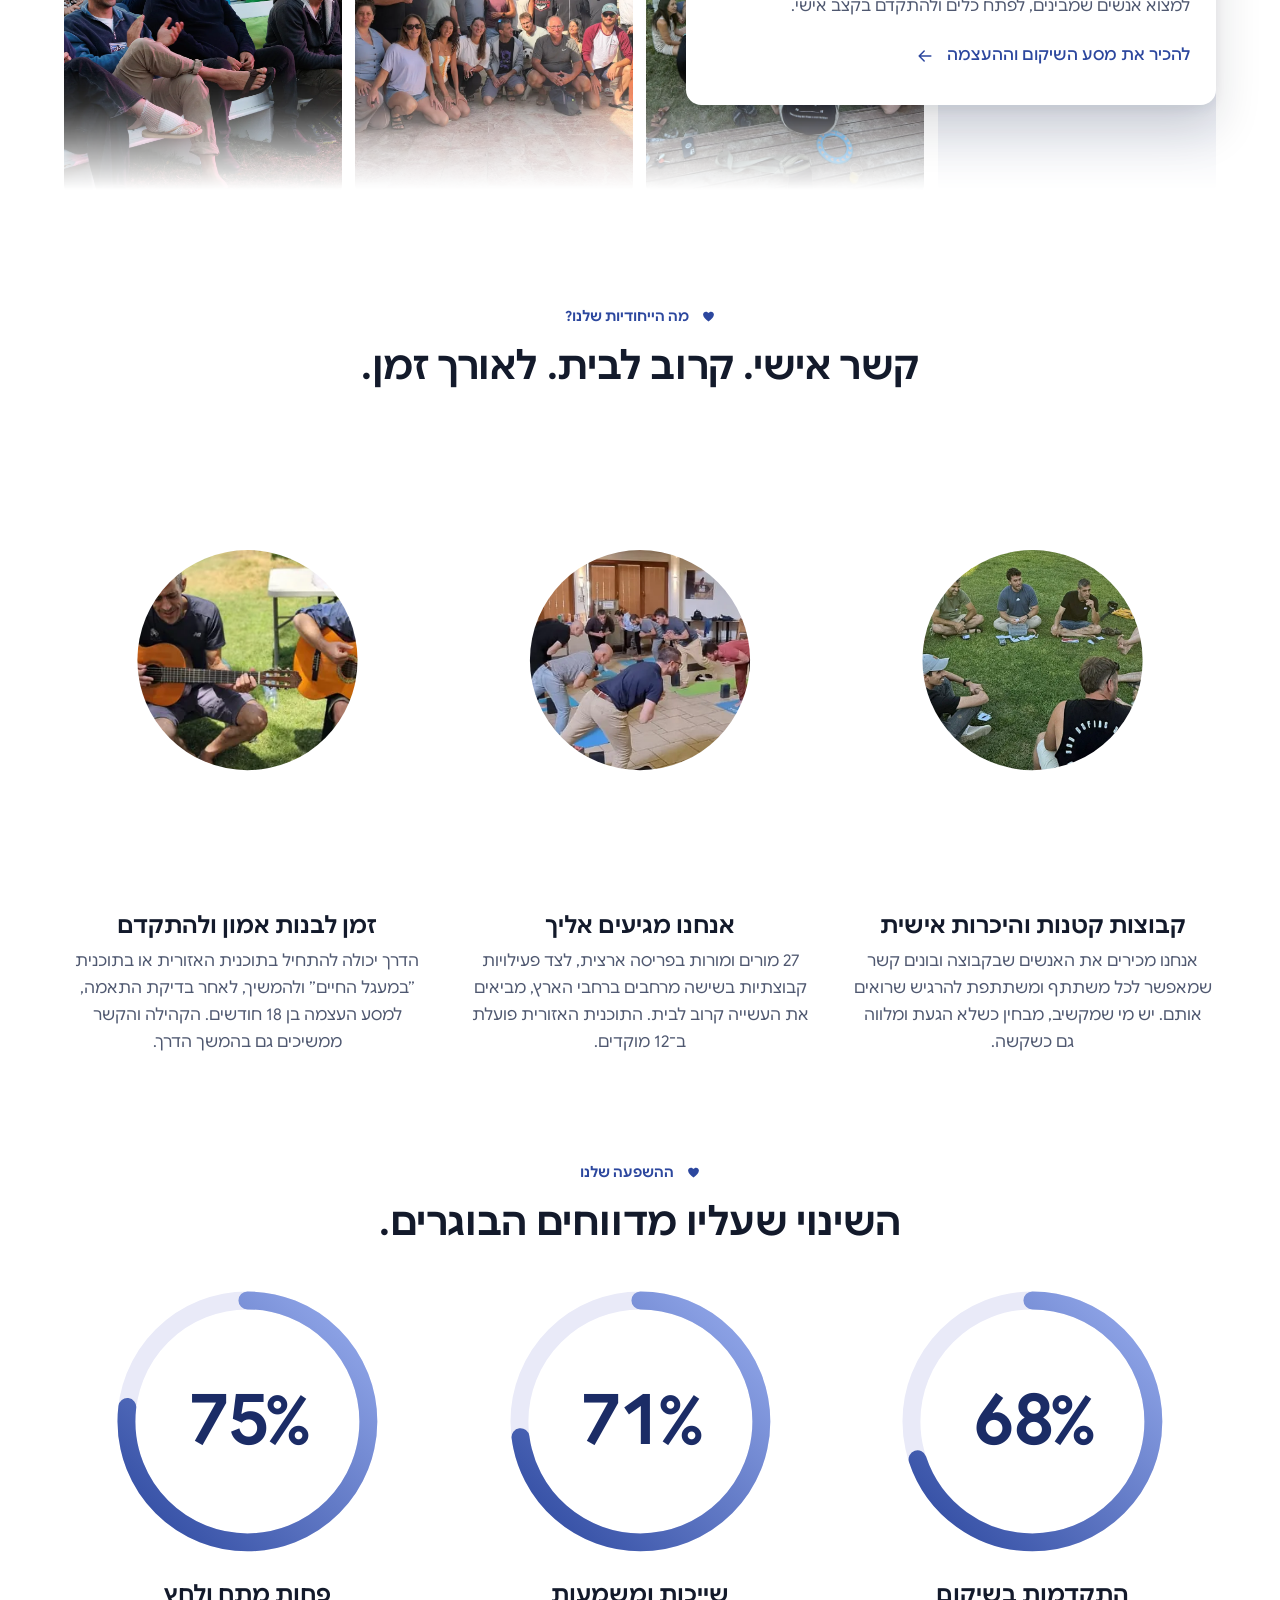
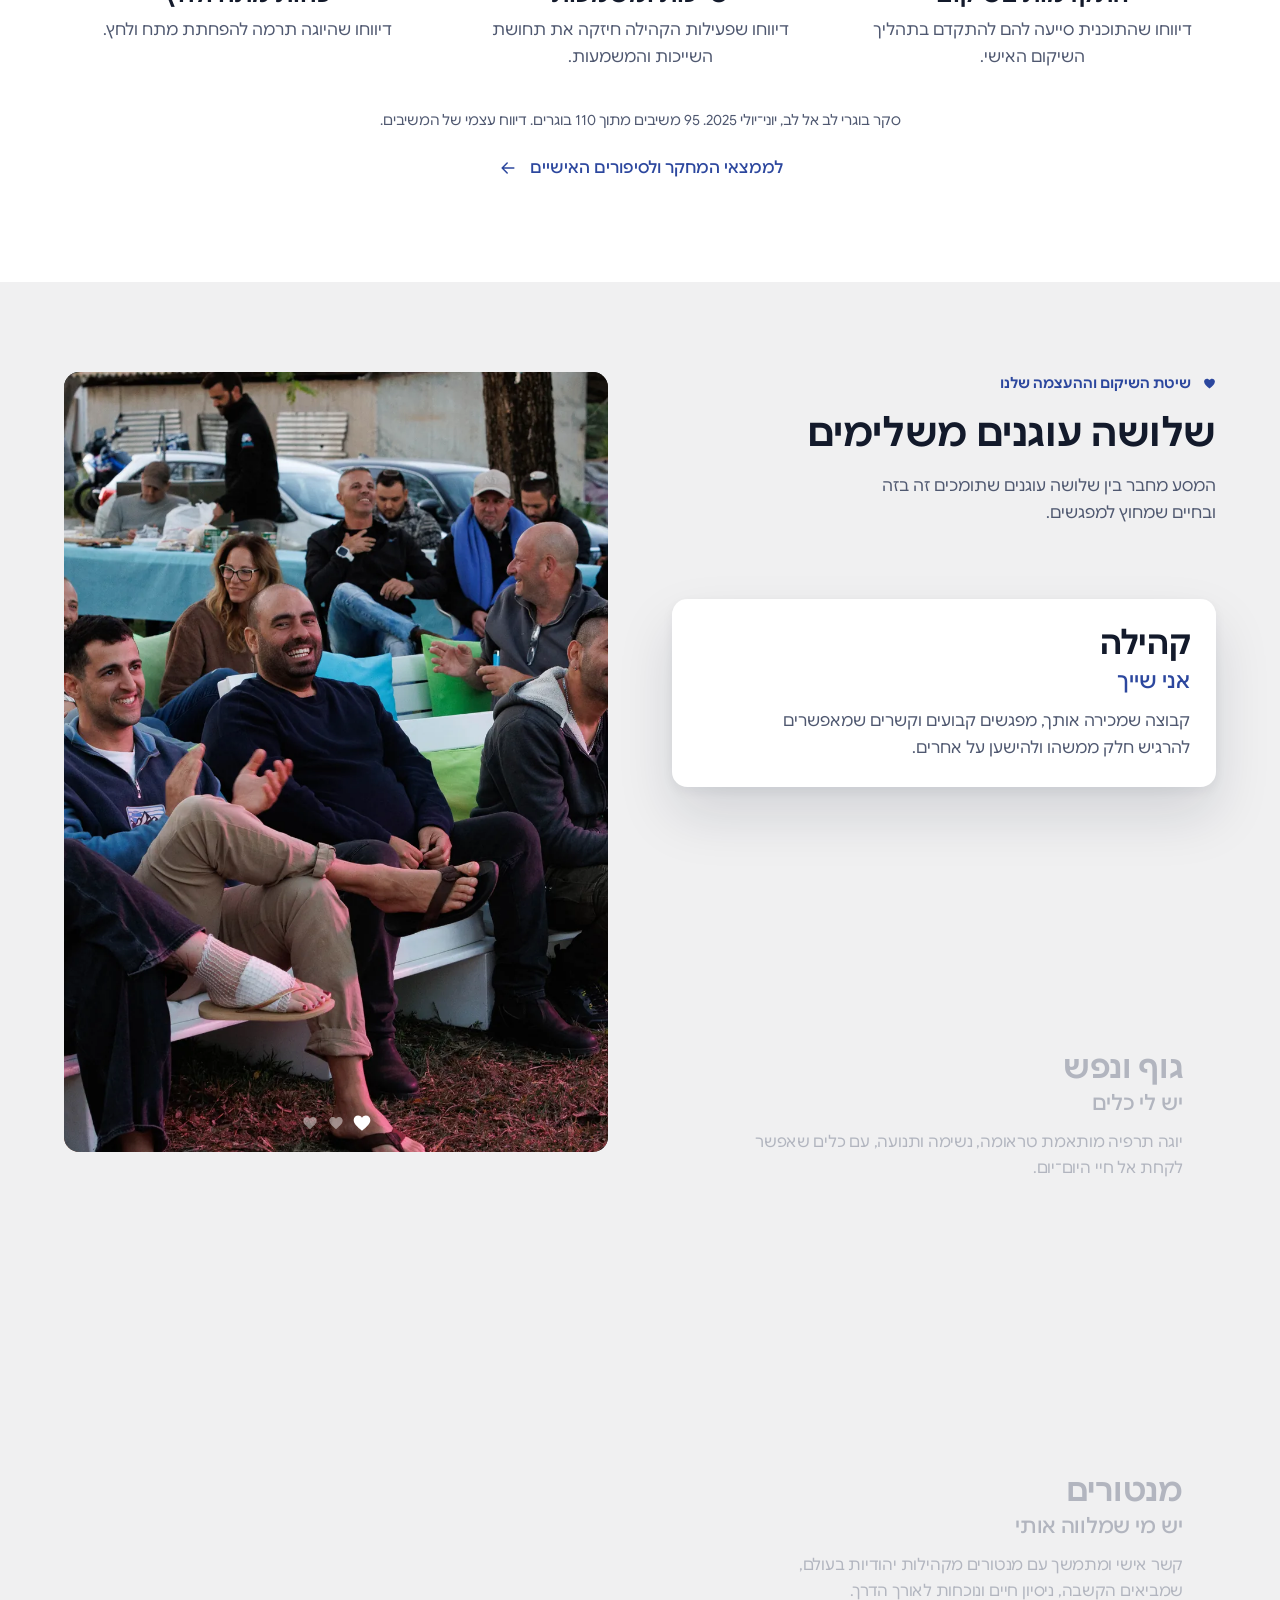
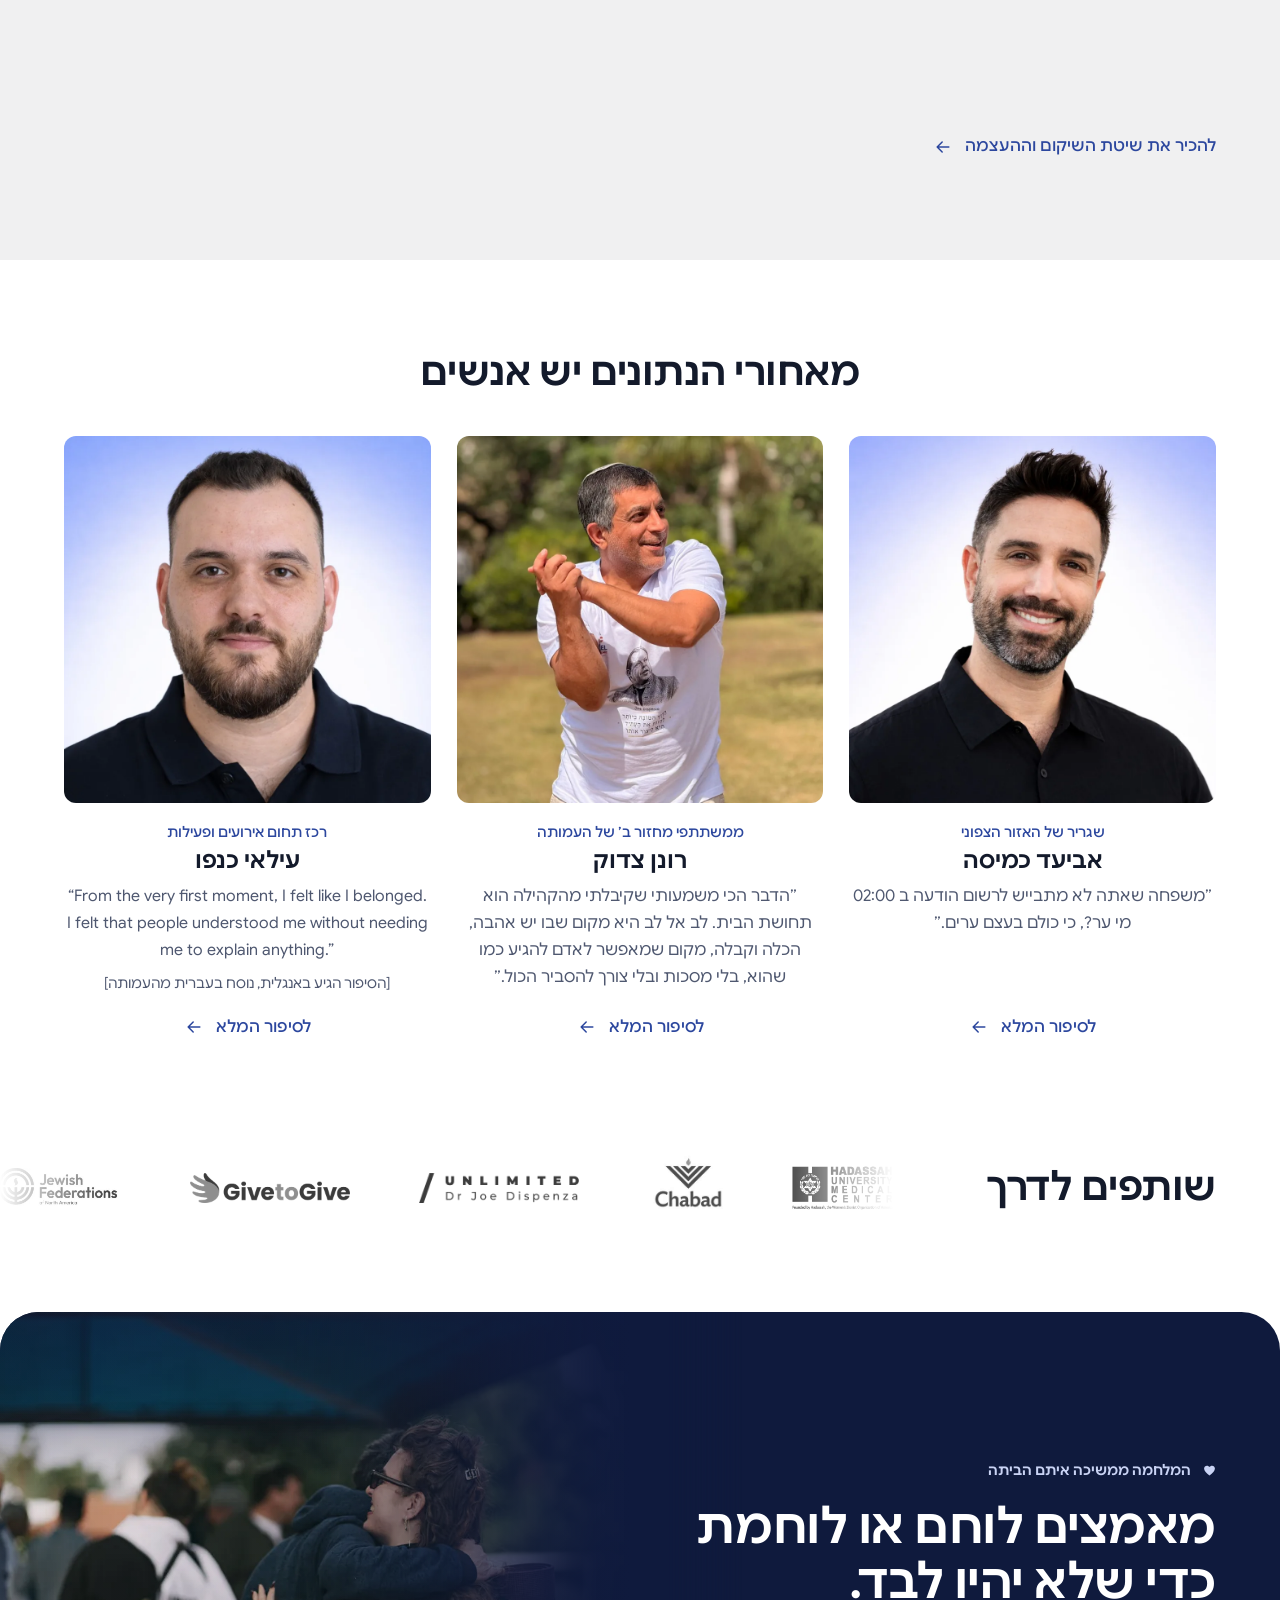
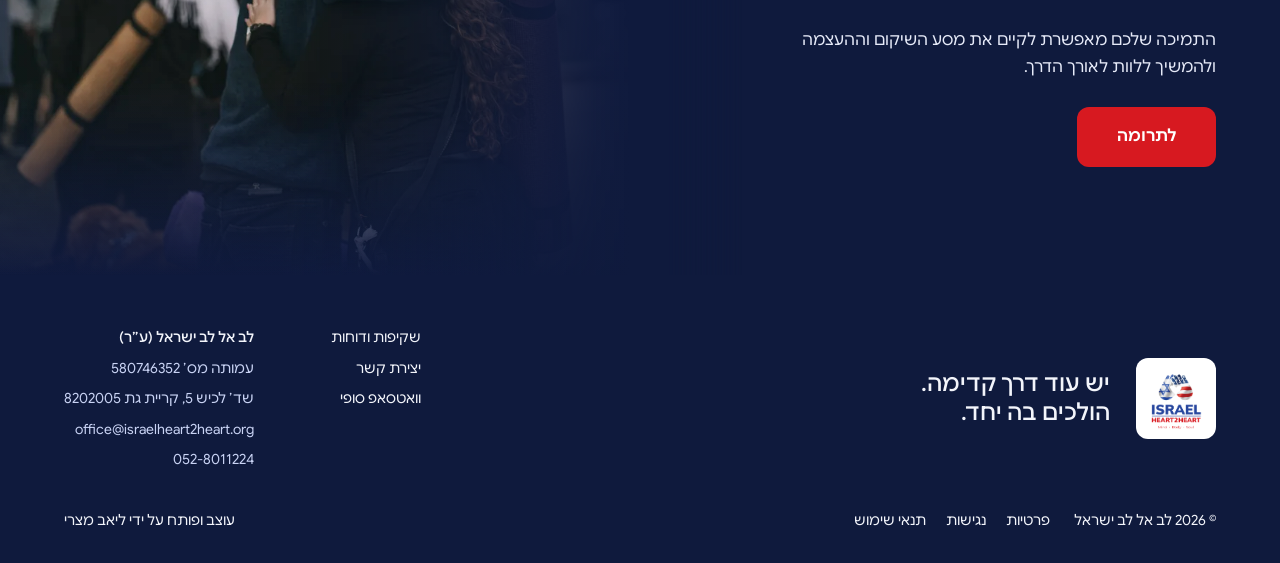
<file: combined/index.html>
<!DOCTYPE html>
<html lang="he" dir="rtl">
<head>
<meta charset="utf-8"><meta name="viewport" content="width=device-width, initial-scale=1">
<meta name="robots" content="noindex, nofollow">
<title>לב אל לב ישראל</title>
<link rel="preload" as="font" href="../assets/fonts/GoogleSans-Bold.woff2" type="font/woff2" crossorigin>
<link rel="icon" href="../assets/logo/logo.webp">
<link rel="stylesheet" href="../assets/shared.css?v=202611041538">
<style>
/* עמוד הבית המשולב, אחרי הפידבק של שמיל (3.11.2026).
   המסגרת והפתיחה של הקלאסית (MV:s05, MV:h15, MV:hd1). מהמודרנית: קיר התמונות הרצות, הטבעות, והעוגנים.
   מוטיב אחד מחבר את הכול: המעגל. הקבוצה יושבת במעגל, התמונה נפתחת ממעגל, המספר נסגר במעגל, והתמונה מתחלפת במעגל.
   כחול עובד, אדום רק לתרומה, מעבר הצבע מהמצגת בטבעות וברקע של הקשר האישי. */
/* אפור נייטרלי, בלי גוון כחול: המשטח של העוגנים ומקום השמור לתמונות */
:root{--grey:#F0F0F1;--r:12px;--r-lg:clamp(12px, 1.2vw, 20px)}

/* הדר: התפריט בימין והלוגו בשמאל, כמו ששמיל ביקש. הלוגו על לוח לבן תלוי, כי הוא בכחול ואדום ולא נקרא על כהה */
.hd{color:var(--white)}
.hd-in{padding-inline:var(--gutter);height:var(--header-h);align-items:flex-start}
.hd-nav{height:100%;margin-inline-start:calc(clamp(8px, .7vw, 16px) * -1)}
.hd-logo{margin-inline-start:auto;height:calc(var(--header-h) + 28px);padding:12px 16px 16px;background:var(--white);border-radius:0 0 16px 16px;box-shadow:0 12px 32px rgba(15,26,61,.18)}
.hd-burger{margin-block:12px;margin-inline-start:-12px}
.hd-more{display:none}
/* אייקון התפריט: קו ארוך, קו קצר ולב קטן מהלוגו. בפתיחה הלב נעלם והקווים נסגרים לאיקס */
.bg{position:relative;display:block;width:24px;height:24px}
.bg i,.bg b{position:absolute;display:block}
.bg i{height:1.5px;border-radius:2px;background:currentColor;transition:transform .55s cubic-bezier(.22,1,.36,1),width .55s cubic-bezier(.22,1,.36,1)}
.bg i:nth-child(1){top:7px;inset-inline-start:2px;width:20px}
.bg i:nth-child(2){top:15px;inset-inline-start:2px;width:11px}
.bg b{top:11.5px;inset-inline-end:2px;width:8.5px;height:8.5px;background:currentColor;-webkit-mask:var(--heart) center/contain no-repeat;mask:var(--heart) center/contain no-repeat;transition:opacity .25s var(--ease),transform .4s var(--ease)}
.hd.menu-open .bg i:nth-child(1){transform:translateY(4px) rotate(45deg)}
.hd.menu-open .bg i:nth-child(2){width:20px;transform:translateY(-4px) rotate(-45deg)}
.hd.menu-open .bg b{opacity:0;transform:scale(.3)}

/* התפריט בטלפון ובטאבלט: לוח שיורד מההדר ומתקפל לפי התוכן, לא מסך לבן מלא */
@media (max-width:1100px){
  .hd::after{content:"";position:fixed;inset:0;z-index:-2;background:rgba(15,26,61,.5);opacity:0;visibility:hidden;transition:opacity .35s var(--ease),visibility 0s linear .35s}
  .hd.menu-open::after{opacity:1;visibility:visible;transition:opacity .6s var(--ease),visibility 0s}
  .hd.menu-open{background:none;box-shadow:none}
  .hd.menu-open .hd-logo{box-shadow:none}
  .hd-nav,.hd.menu-open .hd-nav{display:flex;position:fixed;inset:0 0 auto 0;z-index:-1;height:auto;max-height:100vh;max-height:100dvh;margin:0;padding:calc(var(--header-h) + 28px) var(--gutter) 24px;flex-direction:column;align-items:stretch;gap:0;background:var(--white);color:var(--ink);font-size:16px;overflow:auto;overscroll-behavior:contain;border-radius:0 0 24px 24px}
  .hd-nav{visibility:hidden;-webkit-clip-path:inset(0 0 100% 0 round 0 0 24px 24px);clip-path:inset(0 0 100% 0 round 0 0 24px 24px);transition:clip-path .4s cubic-bezier(.4,0,.6,1),-webkit-clip-path .4s cubic-bezier(.4,0,.6,1),visibility 0s linear .4s}
  .hd.menu-open .hd-nav{visibility:visible;-webkit-clip-path:inset(0 0 0 0 round 0 0 24px 24px);clip-path:inset(0 0 0 0 round 0 0 24px 24px);transition:clip-path .8s cubic-bezier(.22,1,.36,1),-webkit-clip-path .8s cubic-bezier(.22,1,.36,1),visibility 0s}
  /* השורות עולות אחת אחרי השנייה, ובסגירה נעלמות יחד */
  .hd-nav>*{opacity:0;transform:translateY(10px);transition:opacity .2s var(--ease),transform .2s var(--ease)}
  .hd.menu-open .hd-nav>*{opacity:1;transform:none;transition:opacity .6s var(--ease) var(--d),transform .8s cubic-bezier(.22,1,.36,1) var(--d)}
  .hd-nav>:nth-child(1){--d:.14s}.hd-nav>:nth-child(2){--d:.19s}.hd-nav>:nth-child(3){--d:.24s}.hd-nav>:nth-child(4){--d:.29s}.hd-nav>:nth-child(5){--d:.34s}.hd-nav>:nth-child(6){--d:.4s}
  .hd-item{display:grid;grid-template-columns:1fr 48px;align-items:center;border-top:1px solid rgba(19,26,43,.09)}
  .hd-nav>.hd-item:first-child{border-top:0}
  .hd-link{grid-column:1;min-height:50px;padding-inline:0;justify-content:flex-start;white-space:normal;font-weight:500}
  .hd-item:not(:has(.hd-more)) .hd-link{grid-column:1/-1}
  .hd-link[aria-current]{color:var(--blue)}
  .hd-more{display:grid;grid-column:2;place-items:center;width:48px;height:48px;margin-inline-end:-16px;justify-self:end;padding:0;border:0;background:none;color:var(--blue);cursor:pointer}
  .hd-more span{position:relative;display:block;width:13px;height:13px}
  .hd-more span::before,.hd-more span::after{content:"";position:absolute;inset-inline:0;top:5.75px;height:1.5px;border-radius:2px;background:currentColor;transition:transform .45s cubic-bezier(.22,1,.36,1)}
  .hd-more span::after{transform:rotate(90deg)}
  .hd-item.open .hd-more span::before{transform:rotate(180deg)}
  .hd-item.open .hd-more span::after{transform:rotate(180deg)}
  /* עמודי המשנה נפתחים בלחיצה על הפלוס, אחד בכל פעם */
  .hd-sub,.hd-item:hover .hd-sub,.hd-item:focus-within .hd-sub{grid-column:1/-1;display:grid;grid-template-rows:0fr;position:static;min-width:0;padding:0;background:none;box-shadow:none;border-radius:0;opacity:0;visibility:hidden;transform:none;transition:grid-template-rows .45s cubic-bezier(.22,1,.36,1),opacity .3s var(--ease),visibility 0s linear .45s}
  .hd-item.open .hd-sub,.hd-item.open:hover .hd-sub,.hd-item.open:focus-within .hd-sub{grid-template-rows:1fr;opacity:1;visibility:visible;transition:grid-template-rows .55s cubic-bezier(.22,1,.36,1),opacity .45s var(--ease) .08s,visibility 0s}
  .hd-sub>div{min-height:0;overflow:hidden}
  .hd-sub a{min-height:42px;padding-inline:14px 0;font-size:15px;line-height:1.35;color:var(--muted);border-radius:0}
  .hd-sub>div>a:last-child{margin-bottom:10px}
  .hd-nav .btn-donate{width:100%;min-height:50px;margin-top:12px;font-size:16px;border-radius:var(--r)}
}
@media (max-width:1100px) and (prefers-reduced-motion:reduce){.hd-nav>*,.hd.menu-open .hd-nav>*{transition-delay:0s}}
.hd.is-scrolled{background:var(--white);color:var(--ink);box-shadow:0 2px 12px rgba(15,26,61,.08)}
.hd.is-scrolled .hd-logo{box-shadow:none}
.hd.is-hidden{transform:translateY(calc(-100% - 48px))}

/* הירו: מצגת מסך מלא */
.hero{position:relative;min-height:100vh;min-height:100svh;display:flex;flex-direction:column;justify-content:flex-end;padding:calc(var(--header-h) + 48px) var(--gutter) clamp(32px, 3vw, 64px);background:var(--night);color:var(--white);overflow:hidden;isolation:isolate}
.sl{position:absolute;inset:0;z-index:-3;opacity:0;transition:opacity 0s 1.6s}
.sl.on{z-index:-2;opacity:1;transition:opacity 1.6s var(--ease)}
.sl img{width:100%;height:100%;object-fit:cover;object-position:50% 0;transform-origin:50% 0}
.sl.on img{animation:kb 9s linear forwards}
@keyframes kb{from{transform:scale(1.06)}to{transform:scale(1)}}
.scrim{position:absolute;inset:0;z-index:-1;background:
  linear-gradient(to top,rgba(15,26,61,.98) 0%,rgba(15,26,61,.96) 34%,rgba(15,26,61,.66) 48%,rgba(15,26,61,.28) 60%,rgba(15,26,61,0) 76%),
  linear-gradient(to bottom,rgba(15,26,61,.74) 0%,rgba(15,26,61,.62) 9%,rgba(15,26,61,0) 24%)}
.foot{display:flex;justify-content:space-between;align-items:flex-end;gap:var(--gap-m)}
.txt{display:flex;flex-direction:column;align-items:flex-start;gap:clamp(16px, 1.5vw, 32px);max-width:62vw}
/* שלוש דרגות ולא שלושה טקסטים לבנים: כותרת לבנה, משפט בתכלת של הגרדיאנט מהמצגת, פסקה רכה ליד קו דק */
.line2{font-size:var(--fs-lead);line-height:1.4;font-weight:500;color:#AFC1F4}
.lead{max-width:var(--measure);line-height:1.68;color:#D5DCF3;text-wrap:pretty}
.cta{display:flex;flex-wrap:wrap;gap:12px;margin-top:8px}
.btn{display:inline-flex;align-items:center;justify-content:center;min-height:56px;padding-inline:32px;border-radius:var(--r);font-weight:500;text-decoration:none;white-space:nowrap;transition:background-color .2s var(--ease),color .2s var(--ease)}
.btn.solid{background:var(--white);color:var(--blue-deep)}
.btn.ghost{box-shadow:inset 0 0 0 1.5px var(--white);color:var(--white)}
@media (hover:hover) and (pointer:fine){.btn.solid:hover{background:#E4E9F7}.btn.ghost:hover{background:var(--white);color:var(--blue-deep)}}
.nav{display:flex;align-items:center;gap:16px;width:min(280px, 24vw);flex:none}
.tab{flex:1;height:48px;padding:0;border:0;background:none;display:flex;align-items:center;cursor:pointer;color:inherit}
.bar{position:relative;display:block;width:100%;height:3px;border-radius:3px;background:rgba(255,255,255,.32);overflow:hidden}
.bar i{position:absolute;inset:0;background:var(--white);transform:scaleX(0);transform-origin:right}
.tab.done .bar i{transform:scaleX(1)}
.tab[aria-current="true"] .bar i{animation:fill 8s linear forwards}
.hero.still .tab[aria-current="true"] .bar i{animation:none;transform:scaleX(1)}
@keyframes fill{to{transform:scaleX(1)}}
.hero.paused .bar i,.hero.paused .sl img{animation-play-state:paused}

.eyebrow{font-size:var(--fs-meta);font-weight:700;color:var(--blue);display:flex;align-items:center;gap:12px}
/* הסימן שליד התווית: הלב מהלוגו, קטן ושקט, בצבע של התווית */
.eyebrow::before{content:"";flex:none;width:.95em;height:.95em;background:var(--blue);-webkit-mask:var(--heart) center/contain no-repeat;mask:var(--heart) center/contain no-repeat}
:root{--heart:url("data:image/svg+xml,%3Csvg xmlns='http://www.w3.org/2000/svg' viewBox='0 0 24 24'%3E%3Cpath d='M12 21.2C6.2 16.6 2 13 2 8.4 2 5.2 4.5 3 7.3 3c1.9 0 3.6 1 4.7 2.7C13.1 4 14.8 3 16.7 3 19.5 3 22 5.2 22 8.4c0 4.6-4.2 8.2-10 12.8z'/%3E%3C/svg%3E")}

/* הדרך: קיר התמונות הרצות, והטקסט בכרטיס לבן שיושב עליו */
.way{padding-block:var(--sec) clamp(16px, 2vw, 40px);padding-inline:var(--gutter)}
.way h2{margin-top:16px}
.frame{position:relative;margin-top:clamp(8px, 1vw, 24px)}
.wall{--g:clamp(8px, 1vw, 16px);position:relative;display:grid;grid-template-columns:repeat(4,minmax(0,1fr));gap:var(--g);height:78vh;height:clamp(520px, 78svh, 960px);overflow:hidden;isolation:isolate;--fade:linear-gradient(to bottom,transparent 0,rgba(0,0,0,.38) 6%,rgba(0,0,0,.82) 12%,#000 17%,#000 83%,rgba(0,0,0,.82) 88%,rgba(0,0,0,.38) 94%,transparent 100%);-webkit-mask-image:var(--fade);mask-image:var(--fade)}
.col{display:flex;flex-direction:column;gap:var(--g);will-change:transform;animation:up 72s linear infinite}
.col.dn{animation-name:dn;animation-duration:86s}
.col:nth-child(3){animation-duration:80s;animation-delay:-24s}
.col:nth-child(4){animation-duration:94s;animation-delay:-40s}
.col img{flex:none;width:100%;aspect-ratio:4/5;object-fit:cover;border-radius:var(--r);background:#E3E6EF}
@keyframes up{to{transform:translateY(calc(-50% - var(--g) / 2))}}
@keyframes dn{from{transform:translateY(calc(-50% - var(--g) / 2))}to{transform:none}}
.frame.paused .col{animation-play-state:paused}
@media (hover:hover) and (pointer:fine){.wall:hover .col{animation-play-state:paused}}
.float{position:absolute;inset-block-end:clamp(64px, 12%, 128px);inset-inline-start:0;z-index:1;width:min(46%, 760px);padding:var(--pad-card);display:grid;gap:12px;justify-items:start;background:var(--white);border-radius:var(--r-lg);box-shadow:0 4px 12px rgba(19,26,43,.06),0 24px 48px rgba(19,26,43,.14)}
.float .big{font-size:var(--fs-lead);line-height:1.45}
.float p:not(.big){color:var(--muted)}
.float .textlink{color:var(--blue)}

/* הקשר האישי: שלוש תמונות באותו גודל. כל אחת נפתחת ממעגל בקצב הגלילה של הקורא, ולא זזה לבד */
.uniq{padding-block:var(--sec) clamp(48px, 5vw, 96px);padding-inline:var(--gutter);background:#FFF}
.uniq h2{margin-top:16px}
/* סקשנים של שלוש עמודות: הכול על ציר אחד במרכז */
.uniq,.impact,.stories{text-align:center}
.uniq .eyebrow,.impact .eyebrow{justify-content:center}
.uniq h2,.impact h2,.stories h2{text-wrap:balance}
.u p,.r p,.s p{margin-inline:auto;text-wrap:pretty}
.us{display:grid;grid-template-columns:repeat(3,minmax(0,1fr));gap:var(--gap-m);margin-top:clamp(32px, 3.2vw, 72px)}
.u-fig{--ix:20%;--iy:26%;margin:0;aspect-ratio:4/5;overflow:hidden;-webkit-clip-path:inset(calc(var(--iy) * (1 - var(--p, 1))) calc(var(--ix) * (1 - var(--p, 1))) round calc((1 - var(--p, 1)) * 400px + 12px));clip-path:inset(calc(var(--iy) * (1 - var(--p, 1))) calc(var(--ix) * (1 - var(--p, 1))) round calc((1 - var(--p, 1)) * 400px + 12px))}
.u-fig img{width:100%;height:100%;object-fit:cover;transform:scale(calc(1.12 - .12 * var(--p, 1)))}
.u h3{margin-top:clamp(20px, 1.6vw, 32px)}
.u p{margin-top:8px;max-width:40ch;color:var(--muted)}

/* ההשפעה: הרגע הגדול של העמוד. הטבעת נסגרת והמספר עולה יחד, פעם אחת */
.impact{padding-block:clamp(32px, 3.2vw, 72px) var(--sec);padding-inline:var(--gutter)}
.impact h2{margin-top:16px}
.rings{--ring:clamp(220px, 21vw, 520px);display:grid;grid-template-columns:repeat(3,minmax(0,1fr));gap:var(--gap-m);margin-top:clamp(32px, 3.2vw, 72px)}
.ring{position:relative;width:min(100%, var(--ring));margin-inline:auto}
.ring svg{width:100%;height:auto;overflow:visible}
.ring circle{fill:none;stroke-width:8}
.ring .t{stroke:#E9EAF8}
.ring .v{stroke:url(#ringG);stroke-linecap:round;stroke-dasharray:100;transition:stroke-dashoffset 1.6s var(--ease)}
.r:nth-child(1) .v{stroke-dashoffset:30}
.r:nth-child(2) .v{stroke-dashoffset:27}
.r:nth-child(3) .v{stroke-dashoffset:23}
.anim .r:not(.in) .v{stroke-dashoffset:100}
.ring b{position:absolute;inset:0;display:grid;place-items:center;direction:ltr;font-size:calc(var(--ring) * .26);line-height:1;font-weight:700;letter-spacing:-.03em;color:var(--blue-deep);font-variant-numeric:tabular-nums}
.r h3{margin-top:clamp(20px, 1.8vw, 40px)}
.r p{margin-top:8px;max-width:34ch;color:var(--muted)}
.src{display:flex;flex-direction:column;align-items:center;gap:12px;margin-top:clamp(32px, 3vw, 72px)}
.src small{font-size:var(--fs-meta);color:var(--muted)}
.src .textlink{color:var(--blue)}

/* השיטה: רקע אפור נייטרלי וכרטיסים לבנים. הכרטיס שבמרכז המסך מתעורר, והתמונה הדביקה מתחלפת במעגל שנפתח */
.method{display:grid;grid-template-columns:1fr 1fr;gap:clamp(40px, 5vw, 112px);align-items:start;padding-block:var(--sec);padding-inline:var(--gutter);background:var(--grey)}
.method h2{margin-top:16px}
.method-head>p:not(.eyebrow){margin-top:16px;max-width:38ch;color:var(--muted)}
.method .textlink{color:var(--blue)}
.cards{display:flex;flex-direction:column;gap:clamp(12px, 2.4vh, 24px);padding-block:clamp(24px, 4vh, 48px) clamp(20px, 3vh, 32px)}
.card{padding:var(--pad-card);border-radius:var(--r-lg);background:var(--white);transition:box-shadow .5s var(--ease)}
.card img{display:none}
.card h3{font-size:clamp(26px, 2vw + 0.4rem, 52px);line-height:1.2;letter-spacing:-.01em}
.card h3{color:var(--muted);transition:color .5s var(--ease)}
.card h3 span{display:block;margin-top:4px;font-size:var(--fs-lead);line-height:1.4;font-weight:500;letter-spacing:0;color:var(--muted);transition:color .5s var(--ease)}
.card p{margin-top:12px;max-width:46ch;color:var(--muted)}
.card.on{box-shadow:0 4px 12px rgba(19,26,43,.05),0 20px 40px rgba(19,26,43,.09)}
.card.on h3{color:var(--ink)}
.card.on h3 span{color:var(--blue)}
.photo{position:sticky;top:calc(var(--header-h) + 24px);height:calc(100vh - var(--header-h) - 48px);height:calc(100svh - var(--header-h) - 48px);max-height:880px;border-radius:var(--r-lg);overflow:hidden;background:var(--grey);isolation:isolate}
.photo img{position:absolute;inset:0;width:100%;height:100%;object-fit:cover;-webkit-clip-path:circle(0% at 50% 50%);clip-path:circle(0% at 50% 50%);transition:-webkit-clip-path 1s var(--ease),clip-path 1s var(--ease)}
.photo img.was{z-index:1;-webkit-clip-path:circle(75% at 50% 50%);clip-path:circle(75% at 50% 50%);transition:none}
.photo img.on{z-index:2;-webkit-clip-path:circle(75% at 50% 50%);clip-path:circle(75% at 50% 50%)}

/* סיפורים: בסקיצה קטעים אמיתיים מסיכום השנה של העמותה, בלי שם, עד שיגיעו סיפורים ואישורי פרסום */
.stories{padding-block:var(--sec) clamp(48px, 5vw, 96px);padding-inline:var(--gutter)}
.ss{display:grid;grid-template-columns:repeat(3,minmax(0,1fr));gap:var(--gap-m);margin-top:clamp(32px, 3.2vw, 72px)}
.s{display:flex;flex-direction:column;align-items:center}
.s img{display:block;width:100%;height:auto;aspect-ratio:1/1;object-fit:cover;border-radius:var(--r)}
.s small{display:block;margin-top:clamp(16px, 1.4vw, 28px);font-size:var(--fs-meta);font-weight:500;color:var(--blue)}
.s p{margin-top:8px;margin-bottom:8px;color:var(--muted)}
.s .ph{margin-top:0;margin-bottom:8px;font-weight:400;color:var(--muted)}
.s .textlink{margin-top:auto;color:var(--blue)}

/* שותפים: הכותרת בצד, והלוגואים באותו אפור רצים עד קצה המסך ונמסים בשני הצדדים. בהובר הצבע חוזר והתנועה נעצרת */
.partners{display:grid;grid-template-columns:minmax(0,1fr) minmax(0,3fr);align-items:center;gap:var(--gap-m);padding-block:clamp(32px, 3vw, 64px) clamp(72px, 7vw, 144px);padding-inline-start:var(--gutter)}
.partners .mq{--g:clamp(56px, 5.4vw, 128px);--k:clamp(64px, 5.4vw, 112px);-webkit-mask-image:linear-gradient(to left,transparent,#000 12%,#000 88%,transparent);mask-image:linear-gradient(to left,transparent,#000 12%,#000 88%,transparent)}
.partners .mq-track img{mix-blend-mode:normal;filter:url(#logoTone);opacity:.8;transition:opacity .3s var(--ease)}
@media (hover:hover) and (pointer:fine){.partners .mq-track img:hover{filter:none;opacity:1}}

/* קריאה לאימוץ: הסוף של העמוד. התמונה נמסה לתוך הכחול של הפוטר, וביחד הם בלוק אחד שסוגר בפינות מעוגלות */
.adopt{position:relative;display:grid;grid-template-columns:minmax(0,1fr) minmax(0,1fr);min-height:clamp(440px, 44vw, 920px);background:var(--night);color:var(--white);border-start-start-radius:clamp(24px, 3vw, 56px);border-start-end-radius:clamp(24px, 3vw, 56px);overflow:hidden;isolation:isolate}
.adopt-txt{display:flex;flex-direction:column;align-items:flex-start;justify-content:center;gap:clamp(16px, 1.4vw, 32px);padding-block:clamp(64px, 6vw, 128px) clamp(32px, 3vw, 64px);padding-inline:var(--gutter) 0}
.adopt .eyebrow{color:#C9D3F4}
.adopt .eyebrow::before{background:#C9D3F4}
.adopt h2{font-size:clamp(30px, 3.2vw + 0.4rem, 76px);line-height:1.15}
.adopt-txt>p:not(.eyebrow){max-width:44ch;color:#E6EAF8}
.adopt-img{position:absolute;inset-block:0;inset-inline-end:0;width:58%;z-index:-1;-webkit-mask-image:linear-gradient(to right,#000 90%,transparent 100%);mask-image:linear-gradient(to right,#000 90%,transparent 100%)}
.adopt-img img{width:100%;height:100%;object-fit:cover;object-position:62% 30%;filter:saturate(.86)}
.adopt-img::after{content:"";position:absolute;inset:0;background:
  linear-gradient(to right,rgba(15,26,61,.06) 0%,rgba(15,26,61,.06) 38%,rgba(15,26,61,.2) 48%,rgba(15,26,61,.45) 58%,rgba(15,26,61,.68) 66%,rgba(15,26,61,.88) 74%,rgba(15,26,61,.97) 80%,#0F1A3D 85%),
  linear-gradient(to top,#0F1A3D 0%,rgba(15,26,61,0) 34%),
  linear-gradient(to bottom,rgba(15,26,61,.62) 0%,rgba(15,26,61,0) 30%)}
.btn-donate.big{min-height:60px;padding-inline:40px;font-size:var(--fs-body);border-radius:var(--r);margin-top:8px}

/* פוטר MV:ft3 */
.ft3{display:grid;gap:clamp(32px, 3vw, 64px);padding:clamp(40px, 4vw, 72px) var(--gutter) 32px;background:var(--night);color:#F3F5FB}
.ft3-top{display:grid;grid-template-columns:minmax(0,1fr) auto;align-items:center;gap:clamp(40px, 5vw, 112px)}
.ft3-brand{display:flex;align-items:center;gap:clamp(20px, 2vw, 40px)}
.ft3-logo{flex:none;display:block;width:clamp(80px, 6vw, 128px);padding:10px;background:var(--white);border-radius:var(--r)}
.ft3-brand .ft-line{font-size:clamp(20px, 1.5vw + 0.2rem, 36px);line-height:1.3;font-weight:500;letter-spacing:0}
.ft3-cols{display:grid;grid-template-columns:auto auto;column-gap:clamp(48px, 6vw, 128px)}
.ft-org{display:grid;gap:8px;justify-items:start;align-content:start;font-style:normal;color:#C9D3F4}
.ft-org strong{font-weight:500;color:#F3F5FB}
@media (hover:hover) and (pointer:fine){.ft3 a:hover{color:#C9D3F4}}

/* במסך רחב הפסקה והכפתורים לא נערמים על הכותרת: הכותרת יורדת ולא יושבת על פנים של אנשים בתמונה. סדר הקריאה לא משתנה */
@media (min-width:1100px){
  .foot{display:grid;grid-template-columns:auto minmax(0,1fr);column-gap:clamp(48px, 6vw, 128px);row-gap:clamp(16px, 1.5vw, 32px);align-items:end}
  .txt{display:contents}
  .txt h1{grid-area:1/1}
  .line2{grid-area:2/1}
  .lead{grid-area:1/2/3/3;justify-self:end;max-width:calc(clamp(320px, 30vw, 720px) + clamp(20px, 1.6vw, 32px));padding-inline-start:clamp(20px, 1.6vw, 32px);border-inline-start:1px solid rgba(175,193,244,.5)}
  .cta{grid-area:3/1;margin-top:0}
  .nav{grid-area:3/2;justify-self:end;align-self:center}
}
/* השלושה עוגנים במחשב: הכרטיסים מרוחקים כך שכל עוגן מקבל גלילה משלו. הפעיל על משטח לבן, השאר נסוגים לרקע האפור */
@media (min-width:861px){
  .cards{gap:clamp(96px, 26vh, 300px);padding-block:clamp(40px, 8vh, 96px) clamp(48px, 10vh, 120px)}
  .card{background:rgba(255,255,255,0);transform:scale(.97);transition:background-color .5s var(--ease),box-shadow .5s var(--ease),transform .5s var(--ease)}
  .card h3,.card p{opacity:.38;transition:opacity .5s var(--ease),color .5s var(--ease)}
  .card.on{background:var(--white);transform:none;box-shadow:0 4px 12px rgba(19,26,43,.06),0 28px 56px rgba(19,26,43,.13)}
  .card.on h3,.card.on p{opacity:1}
}
/* הסימן על התמונה: שלושה לבבות, הלב של העוגן הנוכחי מלא */
.steps{position:absolute;inset-block-end:clamp(16px, 1.6vw, 28px);inset-inline:0;z-index:3;display:flex;justify-content:center;gap:10px;pointer-events:none}
.steps i{width:16px;height:16px;background:var(--white);opacity:.45;filter:drop-shadow(0 1px 3px rgba(15,26,61,.55));-webkit-mask:var(--heart) center/contain no-repeat;mask:var(--heart) center/contain no-repeat;transition:opacity .4s var(--ease),transform .4s var(--ease)}
.steps i.on{opacity:1;transform:scale(1.25)}
/* טאבלט לרוחב: הטקסט נערם וגבוה יותר, אז גם ההצללה עולה איתו */
@media (min-width:861px) and (max-width:1099px){
  .scrim{background:
    linear-gradient(to top,rgba(15,26,61,.98) 0%,rgba(15,26,61,.96) 48%,rgba(15,26,61,.7) 60%,rgba(15,26,61,.26) 72%,rgba(15,26,61,0) 84%),
    linear-gradient(to bottom,rgba(15,26,61,.74) 0%,rgba(15,26,61,.62) 9%,rgba(15,26,61,0) 24%)}
}
@media (max-width:1279px){
  .wall{grid-template-columns:repeat(3,minmax(0,1fr))}
  .col:nth-child(4){display:none}
  .float{width:min(52%, 620px)}
}
@media (max-width:1023px){
  /* טבעת בצד והטקסט לידה, כדי ששלושת המספרים ייראו יחד */
  .rings{--ring:clamp(116px, 26vw, 200px);grid-template-columns:1fr;gap:clamp(24px, 4vw, 40px)}
  .r{display:grid;grid-template-columns:var(--ring) minmax(0,1fr);column-gap:clamp(16px, 3vw, 32px);align-items:center;text-align:start}
  .r p{margin-inline:0}
  .ring{grid-row:span 2}
  .r h3{margin-top:0;align-self:end}
  .r p{align-self:start}
  .ftw a{display:inline-flex;align-items:center;min-height:44px}
}
@media (max-width:860px){
  /* בטלפון התמונה למעלה והטקסט בכהה על פאנל לבן שעולה עליה בפינות עגולות: קריא, ולא יושב על פנים */
  :root{--fs-h1:clamp(24px, 7.8vw, 44px)}
  .hero{display:grid;grid-template-columns:minmax(0,1fr);grid-template-rows:minmax(160px,1fr) auto;justify-content:stretch;padding:0;background:var(--white);color:var(--night)}
  .sl,.scrim{grid-row:1/2;grid-column:1/-1}
  .sl{overflow:hidden}
  .scrim{background:
    linear-gradient(to top,rgba(15,26,61,.5) 0%,rgba(15,26,61,0) 26%),
    linear-gradient(to bottom,rgba(15,26,61,.5) 0%,rgba(15,26,61,0) 32%)}
  .foot{grid-row:2;position:relative;flex-direction:column;align-items:stretch;margin-top:-24px;padding:28px 24px 8px;background:var(--white);border-radius:24px 24px 0 0}
  .txt{max-width:none;gap:0}
  .line2{margin-top:8px;font-size:clamp(16px, 5vw, 22px);color:var(--blue)}
  .lead{margin-top:16px;line-height:1.6;color:var(--muted)}
  .cta{margin-top:24px;gap:8px}
  .btn{min-height:48px;padding-inline:20px;flex:1}
  .btn.solid{background:var(--blue-deep);color:var(--white)}
  .btn.ghost{box-shadow:inset 0 0 0 1.5px var(--blue-deep);color:var(--blue-deep)}
  @media (hover:hover) and (pointer:fine){.btn.solid:hover{background:var(--blue)}.btn.ghost:hover{background:var(--blue-deep);color:var(--white)}}
  /* פסי המצגת נשארים על התמונה, ממש מעל הפאנל */
  .nav{position:absolute;bottom:100%;inset-inline:24px;width:auto}
  .hd-logo{height:88px;padding:8px 12px 12px}
  /* הקיר בטלפון: שני טורים, והכרטיס נכנס מתחת לתמונות ולא עליהן */
  .wall{grid-template-columns:repeat(2,minmax(0,1fr));height:clamp(400px, 118vw, 680px)}
  .col:nth-child(3){display:none}
  .float{position:relative;inset:auto;width:auto;margin:0;padding:24px 0 0;background:none;box-shadow:none}
  .float p{max-width:var(--measure)}
  .us,.ss{grid-template-columns:minmax(0,1fr);gap:clamp(32px, 8vw, 48px)}
  .u-fig{--ix:30%;--iy:20%;aspect-ratio:3/2}
  .method{grid-template-columns:minmax(0,1fr)}
  .photo{display:none}
  .cards{gap:16px;padding-block:24px 8px}
  .card{padding:0 0 24px;overflow:hidden}
  .card img{display:block;width:100%;aspect-ratio:3/2;object-fit:cover;margin-bottom:20px}
  .card h3,.card p{margin-inline:20px}
  .card,.card.on{box-shadow:none}
  .card h3{color:var(--ink)}
  .card h3 span{color:var(--blue)}
  .adopt{grid-template-columns:minmax(0,1fr);min-height:0}
  .adopt-img{position:relative;inset:auto;width:auto;aspect-ratio:3/2;order:-1;z-index:0;-webkit-mask-image:none;mask-image:none}
  .adopt-img img{object-position:50% 30%}
  .adopt-img::after{background:linear-gradient(to top,#0F1A3D 0%,rgba(15,26,61,0) 42%),linear-gradient(to bottom,rgba(15,26,61,.5) 0%,rgba(15,26,61,0) 30%)}
  .adopt-txt{padding-block:8px 24px;padding-inline:var(--gutter)}
  .partners{grid-template-columns:minmax(0,1fr);padding-inline:0;gap:24px}
  .partners h2{padding-inline:var(--gutter);text-align:center}
  .btn-donate.big{align-self:stretch}
  .ft3-top{grid-template-columns:minmax(0,1fr);gap:32px}
  .ft3-cols{justify-content:space-between}
  /* בטלפון הקישורים ופרטי העמותה אחד מעל השני, כדי ששום שורה לא תישבר. הפרטים בגוש אחד, והמייל והטלפון שורות לחיצה */
  .ft3-cols{grid-template-columns:minmax(0,1fr);row-gap:24px}
  .ft-org{gap:0}
}
/* טלפון נמוך: הריווח מתהדק כדי ששני הכפתורים יישארו במסך הראשון */
@media (max-width:860px) and (max-height:660px){
  .foot{padding-top:20px}
  .lead{margin-top:12px;line-height:1.5}
  .cta{margin-top:16px}
}
@media (prefers-reduced-motion:reduce){
  .sl.on img,.col{animation:none}
  .sl,.sl.on{transition:none}
  .card,.card h3,.card p,.steps i{transition:none;transform:none}
}
</style>
</head>
<body>
<a class="skip" href="#main">דלג לתוכן</a>

<header class="hd">
  <div class="hd-in">
    <button aria-controls="hdNav" class="hd-burger" type="button" aria-expanded="false" aria-label="פתיחת התפריט"><span class="bg" aria-hidden="true"><i></i><i></i><b></b></span></button>
    <nav id="hdNav" class="hd-nav" aria-label="ראשי">
      <div class="hd-item"><a class="hd-link" href="./" aria-current="page">דף הבית</a></div>
      <div class="hd-item"><a class="hd-link" href="#">מסע השיקום וההעצמה <svg viewBox="0 0 12 12" aria-hidden="true"><path d="M2 4.5 6 8.5 10 4.5"/></svg></a><button class="hd-more" type="button" aria-expanded="false" aria-label="עמודי המשנה של מסע השיקום וההעצמה"><span aria-hidden="true"></span></button>
        <div class="hd-sub"><div><a href="#">התוכנית האזורית</a><a href="#"><span>הדסה</span> <small>במעגל החיים</small></a><a href="#">התוכנית הכללית</a><a href="#">אחיות שבלב</a><a href="#">קהילת הבוגרים</a></div></div></div>
      <div class="hd-item"><a class="hd-link" href="#">מי אנחנו <svg viewBox="0 0 12 12" aria-hidden="true"><path d="M2 4.5 6 8.5 10 4.5"/></svg></a><button class="hd-more" type="button" aria-expanded="false" aria-label="עמודי המשנה של מי אנחנו"><span aria-hidden="true"></span></button>
        <div class="hd-sub"><div><a href="#">האנשים שמאחורי לב אל לב</a><a href="#">השגרירים שלנו</a><a href="#">שקיפות ודוחות</a></div></div></div>
      <div class="hd-item"><a class="hd-link" href="#">ההשפעה שלנו</a></div>
      <div class="hd-item"><a class="hd-link" href="#">יצירת קשר</a></div>
      <a class="btn-donate" href="https://www.jgive.com/new/he/ils/collect/donation-targets/151012/amount" rel="noopener" target="_blank">לתרומה</a>
    </nav>
    <a class="hd-logo" href="./" aria-label="לב אל לב ישראל, לדף הבית"><img src="../assets/logo/logo.webp" alt="Israel Heart2Heart" width="620" height="640"></a>
  </div>
</header>

<main id="main" tabindex="-1">
  <section class="hero" id="hero" aria-roledescription="מצגת">
    <div class="sl on"><img src="../assets/img/group-sunset.webp" alt="קבוצה גדולה של משתתפי לב אל לב על משטח עץ בשקיעה" fetchpriority="high" decoding="async"></div>
    <div class="sl" aria-hidden="true"><img src="../assets/img/group-sofas.webp" alt="משתתפים יושבים יחד בחוץ על ספות" decoding="async"></div>
    <div class="sl" aria-hidden="true"><img src="../assets/img/group-flag.webp" alt="קבוצה עם דגל לב אל לב וקשת בשמיים" decoding="async"></div>
    <span class="scrim"></span>
    <div class="foot">
      <div class="txt">
        <h1 class="rv"><span class="ln">המלחמה נגמרת בשטח.</span> <span class="ln">בבית היא ממשיכה.</span></h1>
        <p class="line2 rv">יש עוד דרך קדימה. הולכים בה יחד.</p>
        <p class="lead rv">לב אל לב ישראל מלווה לוחמים ולוחמות המתמודדים עם פוסט טראומה בעקבות שירותם הצבאי, במסע של שיקום והעצמה. דרך קהילה, גוף ונפש ומנטורים, אנחנו בונים יחד כלים להתמודדות, קשרים מתמשכים והזדמנויות לחיים של שייכות ומשמעות.</p>
        <div class="cta rv"><a class="btn solid" href="#">להכיר את המסע</a><a class="btn ghost" href="https://forms.monday.com/forms/9492ab9c4fbe4bfbf2240f31cb72fc11?r=use1" rel="noopener" target="_blank">הרשם לתוכנית האזורית</a></div>
      </div>
      <div class="nav rv">
        <button class="tab" type="button" aria-label="תמונה 1" aria-current="true"><span class="bar"><i></i></span></button>
        <button class="tab" type="button" aria-label="תמונה 2" aria-current="false"><span class="bar"><i></i></span></button>
        <button class="tab" type="button" aria-label="תמונה 3" aria-current="false"><span class="bar"><i></i></span></button>
      </div>
    </div>
  </section>

  <section class="way" id="way">
    <div data-sr data-axis="start">
      <p class="eyebrow">הדרך של לב אל לב</p>
      <h2>מסע של שיקום והעצמה</h2>
    </div>
    <div class="frame" id="wallFrame" data-sr>
      <div class="wall" id="wall" role="img" aria-label="צילומים ממפגשי לב אל לב: קבוצות, יוגה מול הים, חיבוקים ושקיעה">
        <div class="col" aria-hidden="true"><img data-src="../assets/img/sea-dog.webp" alt=""><img data-src="../assets/img/sisters.webp" alt=""><img data-src="../assets/img/yoga-sea.webp" alt=""><img data-src="../assets/img/guitars.webp" alt=""></div>
        <div class="col dn" aria-hidden="true"><img data-src="../assets/img/hug.webp" alt=""><img data-src="../assets/img/circle.webp" alt=""><img data-src="../assets/img/desert.webp" alt=""><img data-src="../assets/img/hug-mat.webp" alt=""></div>
        <div class="col" aria-hidden="true"><img data-src="../assets/img/bikes.webp" alt=""><img data-src="../assets/img/umbrella.webp" alt=""><img data-src="../assets/img/beach.webp" alt=""><img data-src="../assets/img/banner.webp" alt=""></div>
        <div class="col dn" aria-hidden="true"><img data-src="../assets/img/yoga-hall.webp" alt=""><img data-src="../assets/img/group-sofas.webp" alt=""><img data-src="../assets/img/group-flag.webp" alt=""><img data-src="../assets/img/group-sunset.webp" alt=""></div>
      </div>
      <div class="float">
        <p class="big">החזרה הביתה היא תחילתה של דרך שלעיתים נמשכת שנים. ההתמודדות נוכחת בשינה, במערכות היחסים, בעבודה ובשגרה היומיומית.</p>
        <p>המסע בלב אל לב מעניק מסגרת מתמשכת שבה אפשר לבנות אמון, למצוא אנשים שמבינים, לפתח כלים ולהתקדם בקצב אישי.</p>
        <a class="textlink" href="#">להכיר את מסע השיקום וההעצמה <svg viewBox="0 0 24 24" aria-hidden="true"><path d="M19 12H5M11 6l-6 6 6 6"/></svg></a>
      </div>
    </div>
  </section>

  <section class="uniq" id="uniq">
    <div data-sr>
      <p class="eyebrow">מה הייחודיות שלנו?</p>
      <h2>קשר אישי. קרוב לבית. לאורך זמן.</h2>
    </div>
    <div class="us">
      <article class="u"><figure class="u-fig"><img src="../assets/img/circle.webp" alt="קבוצה קטנה יושבת במעגל על הדשא" width="1200" height="1600" loading="lazy"></figure><h3>קבוצות קטנות והיכרות אישית</h3><p>אנחנו מכירים את האנשים שבקבוצה ובונים קשר שמאפשר לכל משתתף ומשתתפת להרגיש שרואים אותם. יש מי שמקשיב, מבחין כשלא הגעת ומלווה גם כשקשה.</p></article>
      <article class="u"><figure class="u-fig"><img src="../assets/img/yoga-hall.webp" alt="שיעור יוגה באולם" width="1600" height="900" loading="lazy"></figure><h3>אנחנו מגיעים אליך</h3><p>27 מורים ומורות בפריסה ארצית, לצד פעילויות קבוצתיות בשישה מרחבים ברחבי הארץ, מביאים את העשייה קרוב לבית. התוכנית האזורית פועלת ב־12 מוקדים.</p></article>
      <article class="u"><figure class="u-fig"><img src="../assets/img/guitars.webp" alt="משתתפים מנגנים יחד בגיטרות על הדשא" width="800" height="600" loading="lazy"></figure><h3>זמן לבנות אמון ולהתקדם</h3><p>הדרך יכולה להתחיל בתוכנית האזורית או בתוכנית ״במעגל החיים״ ולהמשיך, לאחר בדיקת התאמה, למסע העצמה בן 18 חודשים. הקהילה והקשר ממשיכים גם בהמשך הדרך.</p></article>
    </div>
  </section>

  <section class="impact" id="impact">
    <div data-sr>
      <p class="eyebrow">ההשפעה שלנו</p>
      <h2>השינוי שעליו מדווחים הבוגרים.</h2>
    </div>
    <svg width="0" height="0" style="position:absolute" aria-hidden="true"><defs><linearGradient id="ringG" x1="0" y1="0" x2="1" y2="1"><stop offset="0" stop-color="#2C479E"/><stop offset="1" stop-color="#98ADEE"/></linearGradient></defs></svg>
    <div class="rings" id="rings">
      <article class="r"><div class="ring"><svg viewBox="0 0 120 120" aria-hidden="true"><circle class="t" cx="60" cy="60" r="54"/><circle class="v" cx="60" cy="60" r="54" pathLength="100" transform="rotate(-90 60 60)"/></svg><b data-to="70">70%</b></div><h3>התקדמות בשיקום</h3><p>דיווחו שהתוכנית סייעה להם להתקדם בתהליך השיקום האישי.</p></article>
      <article class="r"><div class="ring"><svg viewBox="0 0 120 120" aria-hidden="true"><circle class="t" cx="60" cy="60" r="54"/><circle class="v" cx="60" cy="60" r="54" pathLength="100" transform="rotate(-90 60 60)"/></svg><b data-to="73">73%</b></div><h3>שייכות ומשמעות</h3><p>דיווחו שפעילות הקהילה חיזקה את תחושת השייכות והמשמעות.</p></article>
      <article class="r"><div class="ring"><svg viewBox="0 0 120 120" aria-hidden="true"><circle class="t" cx="60" cy="60" r="54"/><circle class="v" cx="60" cy="60" r="54" pathLength="100" transform="rotate(-90 60 60)"/></svg><b data-to="77">77%</b></div><h3>פחות מתח ולחץ</h3><p>דיווחו שהיוגה תרמה להפחתת מתח ולחץ.</p></article>
    </div>
    <div class="src">
      <small>סקר בוגרי לב אל לב, יוני־יולי 2025. 95 משיבים מתוך 110 בוגרים. דיווח עצמי של המשיבים.</small>
      <a class="textlink" href="#">לממצאי המחקר ולסיפורים האישיים <svg viewBox="0 0 24 24" aria-hidden="true"><path d="M19 12H5M11 6l-6 6 6 6"/></svg></a>
    </div>
  </section>

  <section class="method" id="method">
    <div class="method-main">
      <div class="method-head" data-sr>
        <p class="eyebrow">שיטת השיקום וההעצמה שלנו</p>
        <h2>שלושה עוגנים משלימים</h2>
        <p>המסע מחבר בין שלושה עוגנים שתומכים זה בזה ובחיים שמחוץ למפגשים.</p>
      </div>
      <div class="cards">
        <article class="card on"><img src="../assets/img/group-sofas.webp" alt="" loading="lazy"><h3>קהילה <span>אני שייך</span></h3><p>קבוצה שמכירה אותך, מפגשים קבועים וקשרים שמאפשרים להרגיש חלק ממשהו ולהישען על אחרים.</p></article>
        <article class="card"><img src="../assets/img/yoga-sea.webp" alt="" loading="lazy"><h3>גוף ונפש <span>יש לי כלים</span></h3><p>יוגה תרפיה מותאמת טראומה, נשימה ותנועה, עם כלים שאפשר לקחת אל חיי היום־יום.</p></article>
        <article class="card"><img src="../assets/img/hug.webp" alt="" loading="lazy"><h3>מנטורים <span>יש מי שמלווה אותי</span></h3><p>קשר אישי ומתמשך עם מנטורים מקהילות יהודיות בעולם, שמביאים הקשבה, ניסיון חיים ונוכחות לאורך הדרך.</p></article>
      </div>
      <a class="textlink" href="#">להכיר את שיטת השיקום וההעצמה <svg viewBox="0 0 24 24" aria-hidden="true"><path d="M19 12H5M11 6l-6 6 6 6"/></svg></a>
    </div>
    <div class="photo" aria-hidden="true">
      <img class="on" src="../assets/img/group-sofas.webp" alt="" loading="lazy">
      <img src="../assets/img/yoga-sea.webp" alt="" loading="lazy">
      <img src="../assets/img/hug.webp" alt="" loading="lazy">
      <span class="steps"><i class="on"></i><i></i><i></i></span>
    </div>
  </section>

  <section class="stories" id="stories">
    <div data-sr>
      <h2>מאחורי הנתונים יש אנשים</h2>
    </div>
    <div class="ss">
      <article class="s" data-sr><img src="../assets/img/story-aviad.webp" alt="אביעד כמיסה" width="900" height="900" loading="lazy"><small>שגריר של האזור הצפוני</small><h3>אביעד כמיסה</h3><p>״משפחה שאתה לא מתבייש לרשום הודעה ב 02:00 מי ער?, כי כולם בעצם ערים.״</p><a class="textlink" href="#">לסיפור המלא <svg viewBox="0 0 24 24" aria-hidden="true"><path d="M19 12H5M11 6l-6 6 6 6"/></svg></a></article>
      <article class="s" data-sr><img src="../assets/img/story-ronen.webp" alt="רונן צדוק" width="900" height="900" loading="lazy"><small>ממשתתפי מחזור ב׳ של העמותה</small><h3>רונן צדוק</h3><p>״הדבר הכי משמעותי שקיבלתי מהקהילה הוא תחושת הבית. לב אל לב היא מקום שבו יש אהבה, הכלה וקבלה, מקום שמאפשר לאדם להגיע כמו שהוא, בלי מסכות ובלי צורך להסביר הכול.״</p><a class="textlink" href="#">לסיפור המלא <svg viewBox="0 0 24 24" aria-hidden="true"><path d="M19 12H5M11 6l-6 6 6 6"/></svg></a></article>
      <article class="s" data-sr><img src="../assets/img/story-ilai.webp" alt="עילאי כנפו" width="900" height="900" loading="lazy"><small>רכז תחום אירועים ופעילות</small><h3>עילאי כנפו</h3><p lang="en" dir="ltr">“From the very first moment, I felt like I belonged. I felt that people understood me without needing me to explain anything.”</p><small class="ph">[הסיפור הגיע באנגלית, נוסח בעברית מהעמותה]</small><a class="textlink" href="#" data-missing="חסר מהעמותה: נוסח הסיפור בעברית">לסיפור המלא <svg viewBox="0 0 24 24" aria-hidden="true"><path d="M19 12H5M11 6l-6 6 6 6"/></svg></a></article>
    </div>
  </section>

  <svg width="0" height="0" style="position:absolute" aria-hidden="true" focusable="false"><filter id="logoTone" color-interpolation-filters="sRGB"><feColorMatrix type="saturate" values="0"/><feComponentTransfer><feFuncR type="gamma" exponent="1.7"/><feFuncG type="gamma" exponent="1.7"/><feFuncB type="gamma" exponent="1.7"/></feComponentTransfer></filter></svg>
  <section class="partners" id="partners">
    <h2 data-sr>שותפים לדרך</h2>
    <div class="mq-row">
      <div class="mq"><div class="mq-track">
        <img src="../assets/partners/hadassah.webp" alt="Hadassah" width="183" height="85" style="--h:.68" loading="lazy"><img src="../assets/partners/chabad.webp" alt="Chabad" width="160" height="160" loading="lazy"><img src="../assets/partners/dispenza.webp" alt="Dr. Joe Dispenza" width="384" height="69" style="--h:.43" loading="lazy"><img src="../assets/partners/give2give.webp" alt="Give to Give" width="480" height="89" style="--h:.43" loading="lazy"><img src="../assets/partners/federations.webp" alt="Jewish Federations of North America" width="480" height="154" style="--h:.57" loading="lazy"><img src="../assets/partners/liumi.webp" alt="Liumi West Retreat" width="160" height="160" loading="lazy"><img src="../assets/partners/sheba.webp" alt="Sheba" width="313" height="160" style="--h:.71" loading="lazy"><img src="../assets/partners/reichman.webp" alt="אוניברסיטת רייכמן" width="263" height="160" style="--h:.78" loading="lazy"><img src="../assets/partners/lovingmoms.webp" alt="Loving Moms" width="217" height="160" style="--h:.8" loading="lazy"><img src="../assets/partners/susterman.webp" alt="Susterman Family Foundation" width="160" height="160" loading="lazy">
      </div></div>
    </div>
  </section>

  <section class="adopt" id="adopt">
    <div class="adopt-txt" data-sr>
      <p class="eyebrow">המלחמה ממשיכה איתם הביתה</p>
      <h2><span class="ln">מאמצים לוחם או לוחמת</span> <span class="ln">כדי שלא יהיו לבד.</span></h2>
      <p>התמיכה שלכם מאפשרת לקיים את מסע השיקום וההעצמה ולהמשיך ללוות לאורך הדרך.</p>
      <a class="btn-donate big" href="https://www.jgive.com/new/he/ils/collect/donation-targets/151012/amount" rel="noopener" target="_blank">לתרומה</a>
    </div>
    <div class="adopt-img"><img src="../assets/img/hug-mat.webp" alt="שני משתתפים מתחבקים אחרי שיעור יוגה" width="1200" height="800" loading="lazy"></div>
  </section>
</main>

<footer class="ftw ft3" id="ft3">
  <div class="ft3-top">
    <div class="ft3-brand"><a class="ft3-logo" href="./" aria-label="לדף הבית"><img src="../assets/logo/logo.webp" alt="Israel Heart2Heart" width="620" height="640" loading="lazy"></a><p class="ft-line"><span class="ln">יש עוד דרך קדימה.</span> <span class="ln">הולכים בה יחד.</span></p></div>
    <div class="ft3-cols"><ul><li><a href="#">שקיפות ודוחות</a></li><li><a href="#">יצירת קשר</a></li><li><a href="https://wa.me/972528011224" rel="noopener" target="_blank">וואטסאפ סופי</a></li></ul><address class="ft-org"><strong>לב אל לב ישראל (ע״ר)</strong><span>עמותה מס׳ 580746352</span><span>שד׳ לכיש 5, קריית גת 8202005</span><a href="mailto:office@israelheart2heart.org">office@israelheart2heart.org</a><a href="tel:+972528011224" dir="ltr">052-8011224</a></address></div>
  </div>
  <div class="ft-legal"><p>© <span data-year>2026</span> לב אל לב ישראל</p><nav aria-label="מסמכים"><a href="#" data-missing="חסר מהעמותה: נוסח מדיניות הפרטיות">פרטיות</a><a href="#">נגישות</a><a href="#" data-missing="חסר מהעמותה: נוסח תנאי השימוש">תנאי שימוש</a></nav><p class="ft-credit"><a href="https://liavmatzri.co.il" rel="noopener" target="_blank">עוצב ופותח על ידי ליאב מצרי</a></p></div>
</footer>

<script src="../assets/shared.js?v=202611041538"></script>
<script>
(function(){
  var rIO="IntersectionObserver" in window;

  // הירו: המצגת של הקלאסית
  var root=document.getElementById("hero"),sl=[].slice.call(root.querySelectorAll(".sl")),tabs=[].slice.call(root.querySelectorAll(".tab")),nav=root.querySelector(".nav"),hov=false,foc=false,cur=0;
  var auto=!calm;
  if(!auto)root.classList.add("still");
  function go(n){
    cur=(n+sl.length)%sl.length;
    sl.forEach(function(s,k){s.classList.toggle("on",k===cur);s.setAttribute("aria-hidden",String(k!==cur));});
    tabs.forEach(function(t,k){t.setAttribute("aria-current",String(k===cur));t.classList.toggle("done",k<cur);
      var i=t.querySelector("i");i.style.animation="none";void i.offsetWidth;i.style.animation="";});
  }
  tabs.forEach(function(t,k){
    t.addEventListener("click",function(){go(k);});
    t.querySelector("i").addEventListener("animationend",function(){if(auto&&k===cur)go(cur+1);});
  });
  // אין כפתור עצירה: העכבר על הפסים או בחירת תמונה מהמקלדת עוצרים את המצגת. עצירה מלאה תהיה בסרגל הנגישות
  function hold(){root.classList.toggle("paused",hov||foc);}
  nav.addEventListener("mouseenter",function(){hov=true;hold();});
  nav.addEventListener("mouseleave",function(){hov=false;hold();});
  nav.addEventListener("focusin",function(){foc=true;hold();});
  nav.addEventListener("focusout",function(){foc=false;hold();});

  // קיר התמונות: התמונות נטענות רק כשמתקרבים, ורק לטורים שמוצגים בגודל המסך הזה. כל טור מוכפל לשם הלולאה
  var wall=document.getElementById("wall"),frame=document.getElementById("wallFrame"),cols=[].slice.call(wall.querySelectorAll(".col")),near=false;
  function fill(){
    if(!near)return;
    cols.forEach(function(c){
      if(c.dataset.full||getComputedStyle(c).display==="none")return;
      c.dataset.full="1";
      [].slice.call(c.children).forEach(function(im){im.src=im.dataset.src;im.decoding="async";});
      if(!calm)[].slice.call(c.children).forEach(function(im){c.appendChild(im.cloneNode(true));});
    });
  }
  if(rIO){var wio=new IntersectionObserver(function(es){if(es[0].isIntersecting){near=true;fill();wio.disconnect();}},{rootMargin:"120% 0px"});wio.observe(wall);}
  else{near=true;fill();}
  addEventListener("resize",fill);
  // נגיעה בקיר או בלוגואים עוצרת אותם ומפעילה שוב. בעכבר הם נעצרים בהובר
  wall.addEventListener("click",function(){frame.classList.toggle("paused");});
  var mqRow=document.querySelector(".mq-row");
  mqRow.addEventListener("click",function(){mqRow.classList.toggle("paused");});

  // הקשר האישי: כל תמונה נפתחת ממעגל לפי הגלילה. בלי תנועה, ובלי סקריפט, היא פשוט פתוחה
  var figs=[].slice.call(document.querySelectorAll(".u-fig")),rf=0;
  function open(){
    rf=0;
    var vh=innerHeight,top0=figs[0].getBoundingClientRect().top;
    figs.forEach(function(f,i){
      var r=f.getBoundingClientRect(),start=vh*.96,end=vh*.6-r.height/2,t=(start-r.top)/(start-end);
      if(Math.abs(r.top-top0)<2)t-=i*.1; // באותה שורה הן נפתחות זו אחרי זו
      t=Math.max(0,Math.min(1,t));
      f.style.setProperty("--p",(t*t*(3-2*t)).toFixed(3));
    });
  }
  if(!calm){
    addEventListener("scroll",function(){if(!rf)rf=requestAnimationFrame(open);},{passive:true});
    addEventListener("resize",open);
    open();
  }

  // ההשפעה: הטבעת נסגרת והמספר עולה יחד, פעם אחת. הערך הסופי כתוב ב-HTML
  var rings=document.getElementById("rings");
  function count(el){
    var to=+el.dataset.to,t0=performance.now(),d=1600;
    (function tick(t){var p=Math.max(0,Math.min(1,(t-t0)/d)),e=1-Math.pow(1-p,3);el.textContent=Math.round(to*e)+"%";if(p<1)requestAnimationFrame(tick);})(t0);
  }
  if(!calm&&rIO){
    rings.classList.add("anim");
    var io=new IntersectionObserver(function(es){es.forEach(function(e){if(e.isIntersecting){e.target.classList.add("in");count(e.target.querySelector("b"));io.unobserve(e.target);}});},{threshold:.4});
    [].forEach.call(rings.children,function(r){io.observe(r);});
  }

  // השיטה: הכרטיס הקרוב למרכז המסך נדלק, והתמונה הדביקה מתחלפת איתו במעגל שנפתח
  var cards=[].slice.call(document.querySelectorAll(".card")),pics=[].slice.call(document.querySelectorAll(".photo img")),now=0,raf=0;
  function upd(){
    raf=0;
    var mid=innerHeight/2,best=0,bd=1e9;
    cards.forEach(function(c,i){var r=c.getBoundingClientRect(),d=Math.abs((r.top+r.bottom)/2-mid);if(d<bd){bd=d;best=i;}});
    if(best===now)return;
    pics.forEach(function(p,i){p.classList.toggle("was",i===now);p.classList.toggle("on",i===best);});
    cards.forEach(function(c,i){c.classList.toggle("on",i===best);});
    [].forEach.call(document.querySelectorAll(".steps i"),function(h,i){h.classList.toggle("on",i===best);});
    now=best;
  }
  addEventListener("scroll",function(){if(!raf)raf=requestAnimationFrame(upd);},{passive:true});
  addEventListener("resize",upd);
})();
// תפריט בטלפון: פלוס פותח עמודי משנה, אחד בכל פעם. לחיצה על הרקע או על קישור סוגרת
(function(){
  var hd=document.querySelector(".hd"),burger=hd.querySelector(".hd-burger"),mores=[].slice.call(hd.querySelectorAll(".hd-more"));
  function set(btn,on){btn.parentNode.classList.toggle("open",on);btn.setAttribute("aria-expanded",String(on));}
  mores.forEach(function(btn){btn.addEventListener("click",function(){
    var on=!btn.parentNode.classList.contains("open");
    mores.forEach(function(m){set(m,false);});
    set(btn,on);
  });});
  hd.addEventListener("click",function(e){
    if(!hd.classList.contains("menu-open"))return;
    var inNav=e.target.closest(".hd-nav");
    if((inNav&&e.target.closest("a"))||(!inNav&&!e.target.closest(".hd-burger")&&!e.target.closest(".hd-logo")))burger.click();
  });
  burger.addEventListener("click",function(){if(!hd.classList.contains("menu-open"))mores.forEach(function(m){set(m,false);});});
})();
</script>
<script src="https://crm.liavmatzri.co.il/review.js" defer></script>
</body>
</html>
</file>
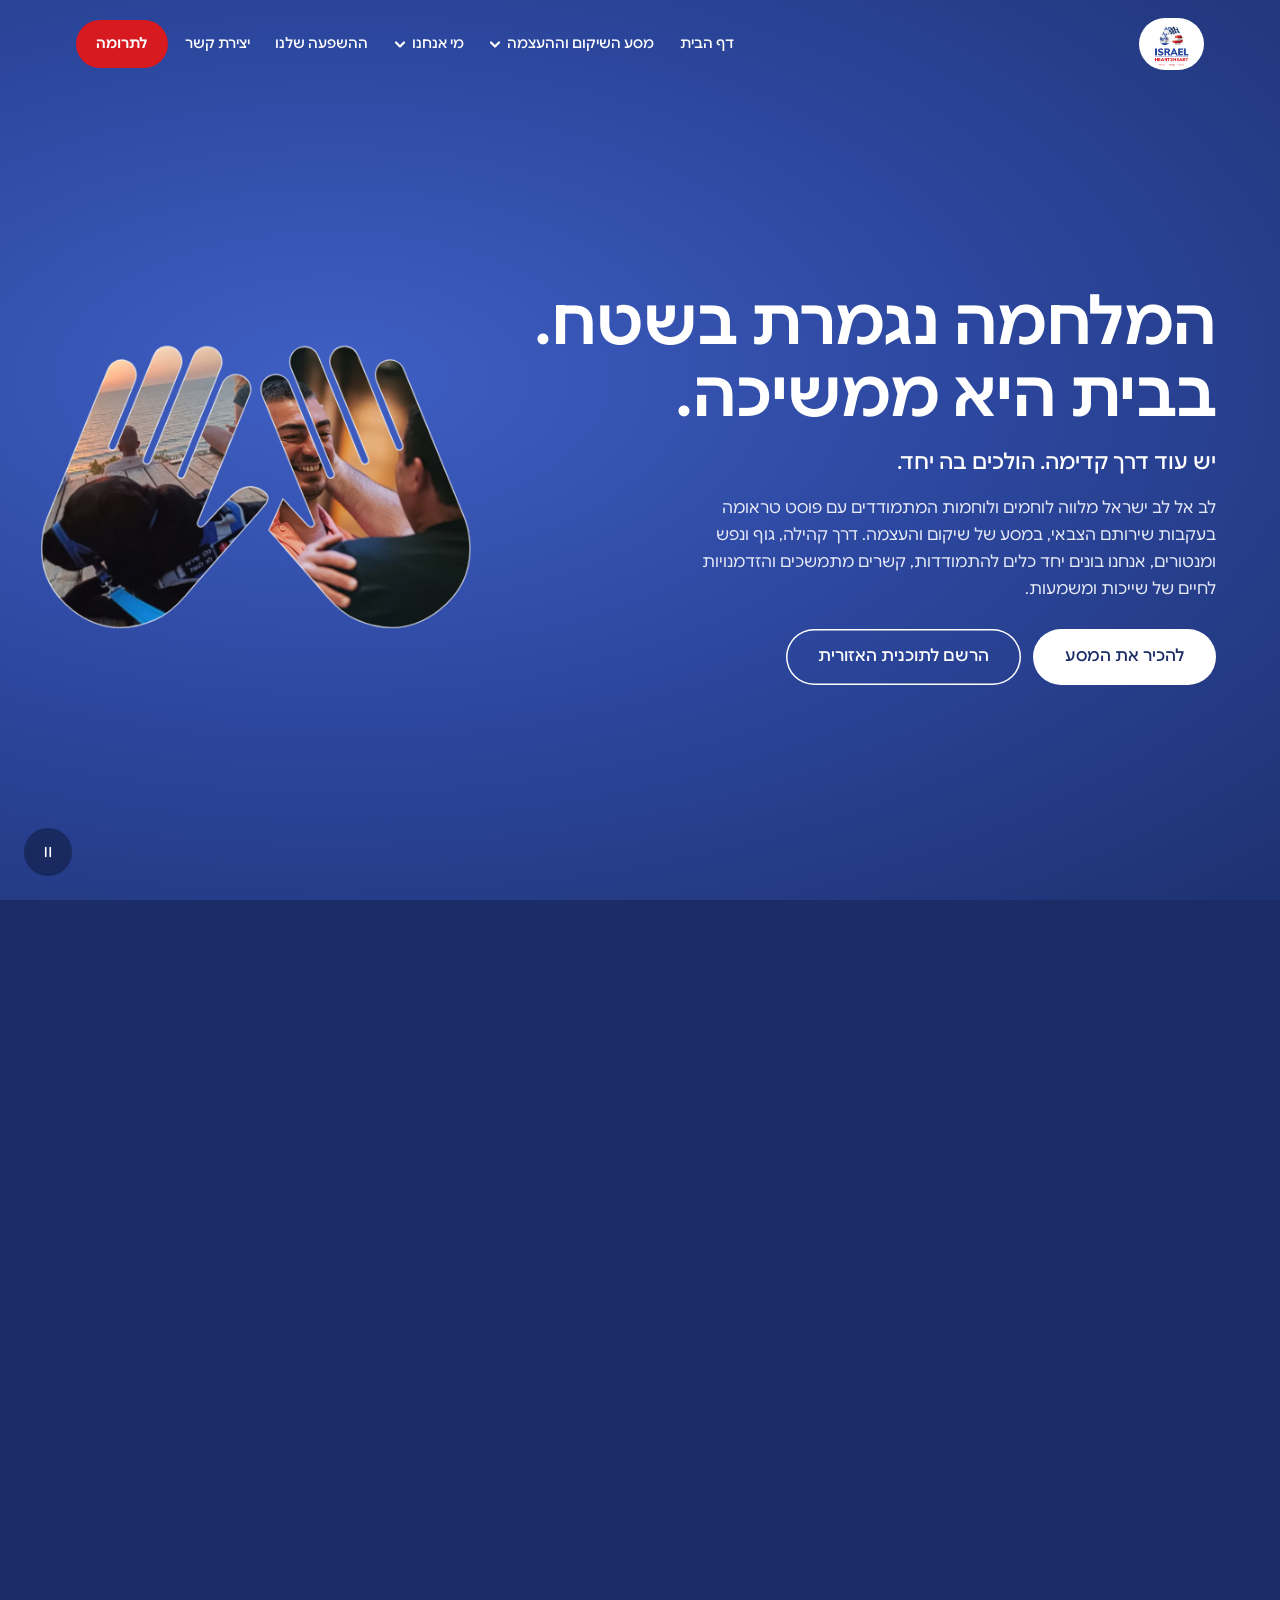
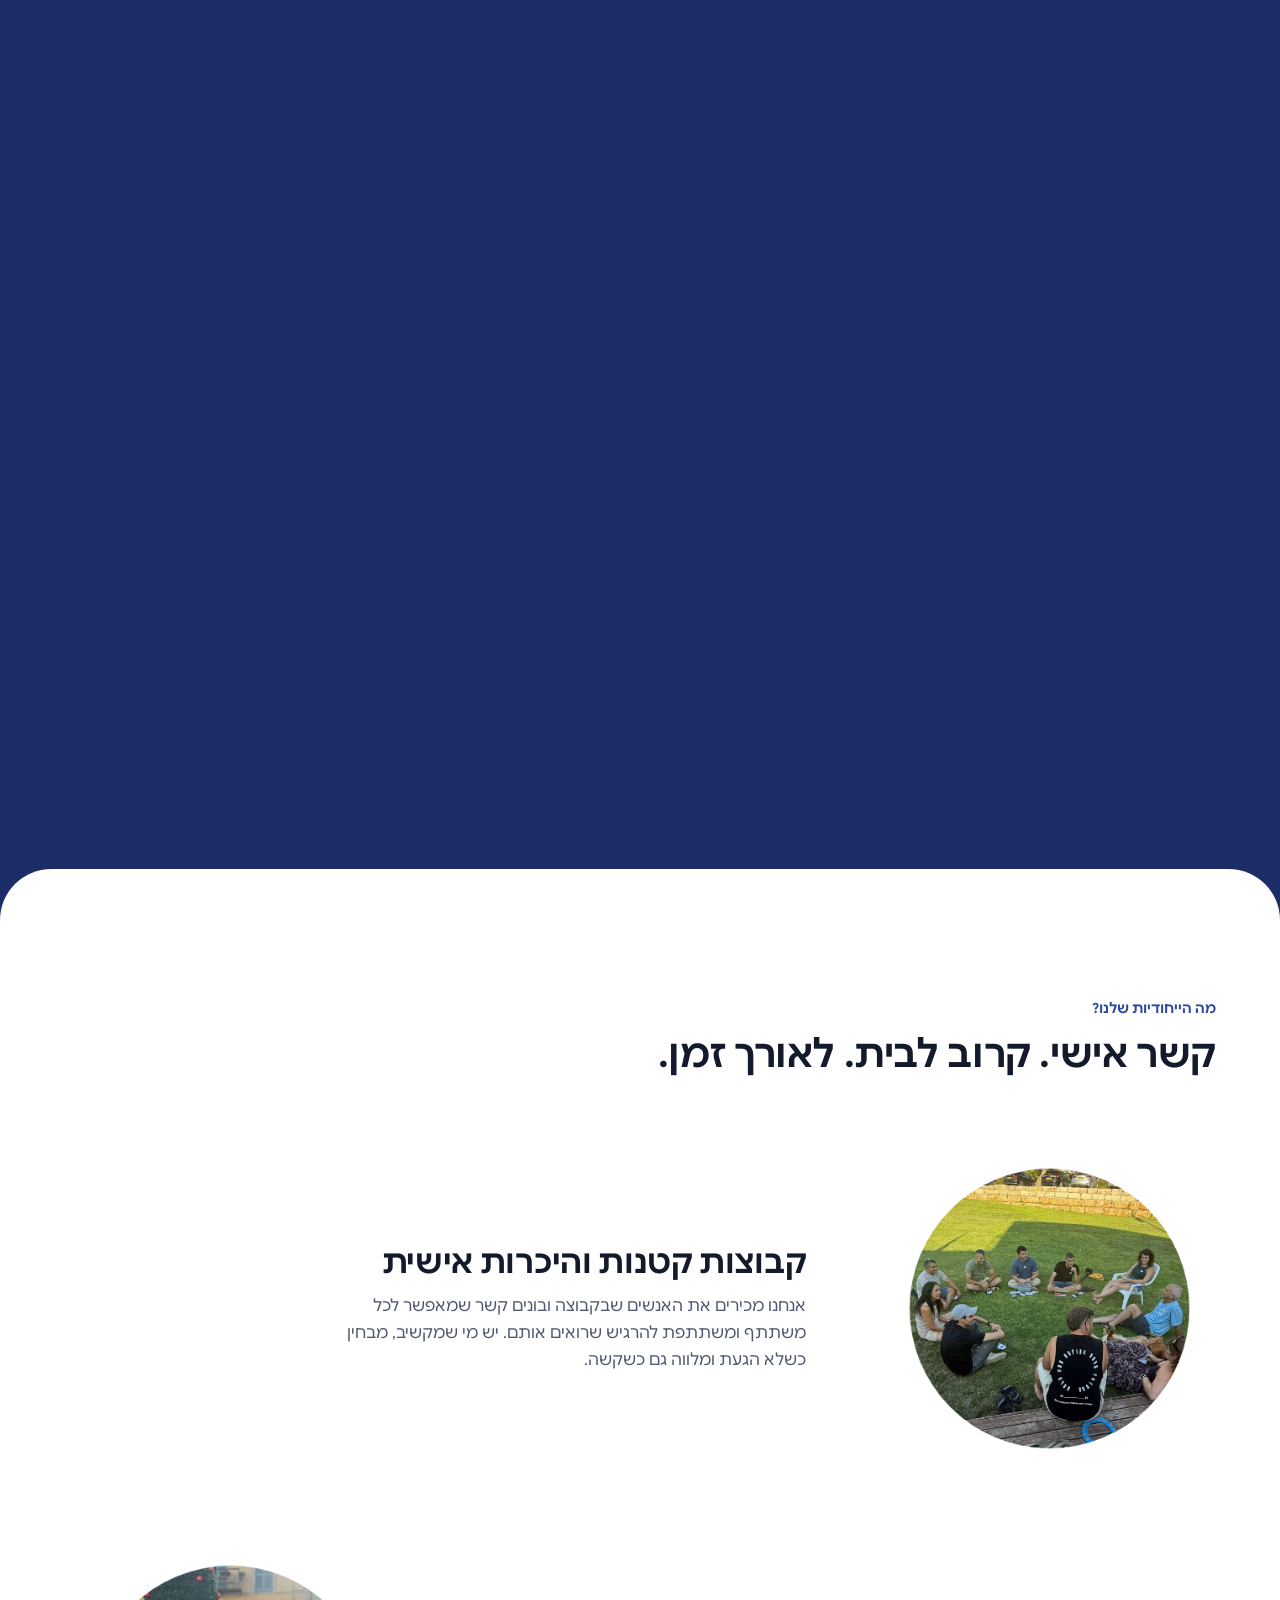
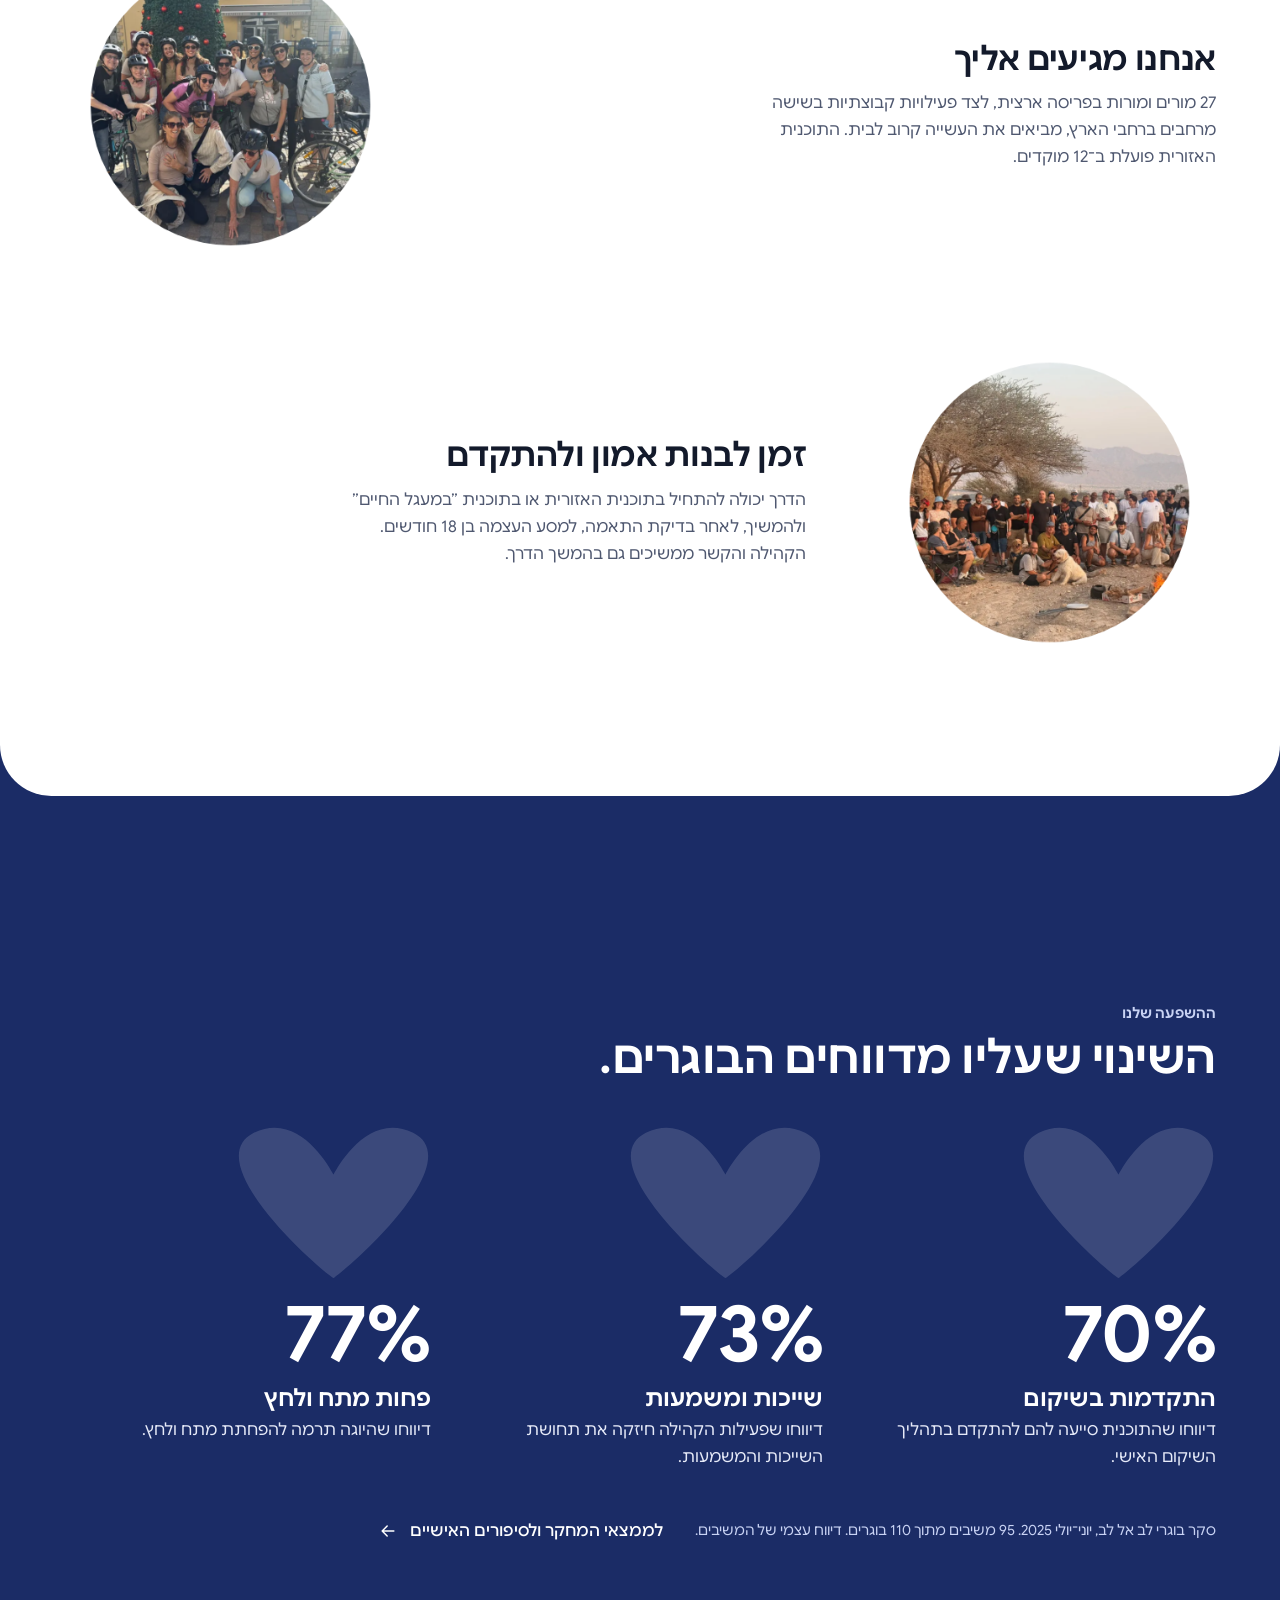
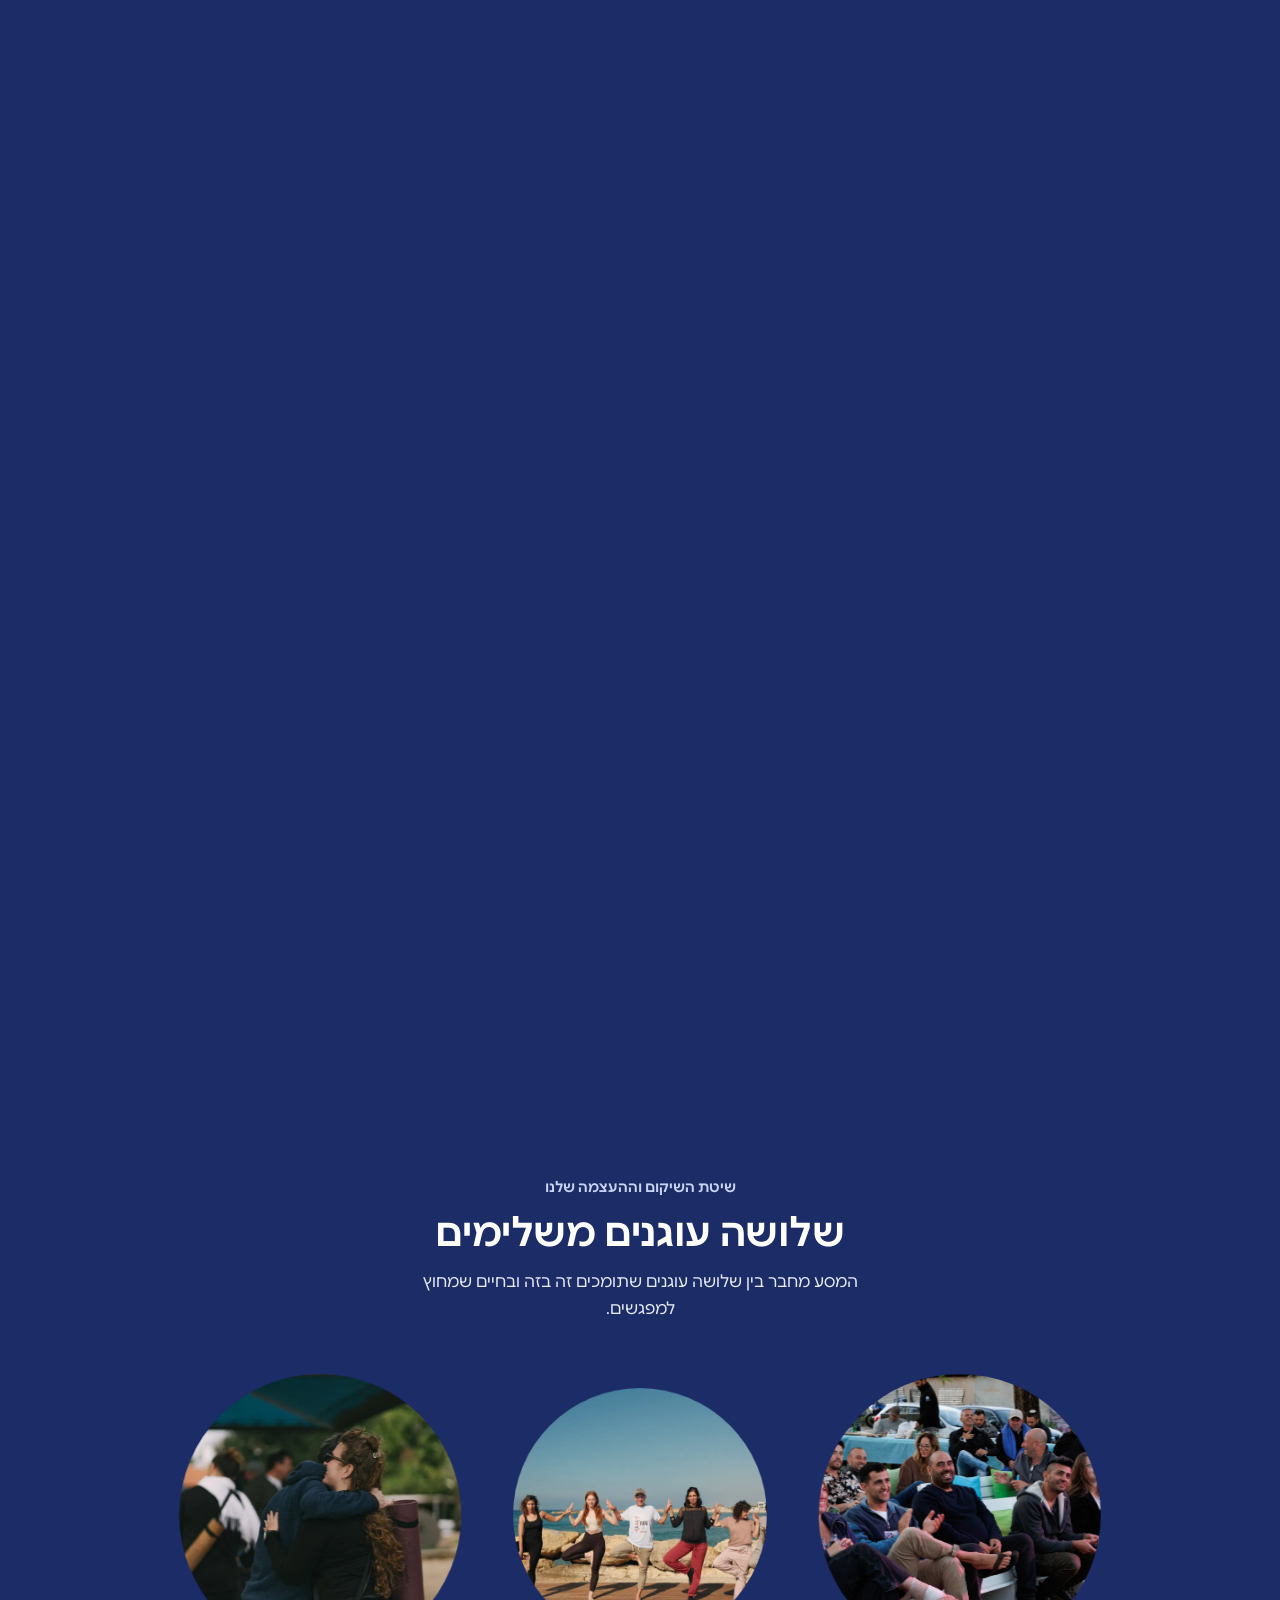
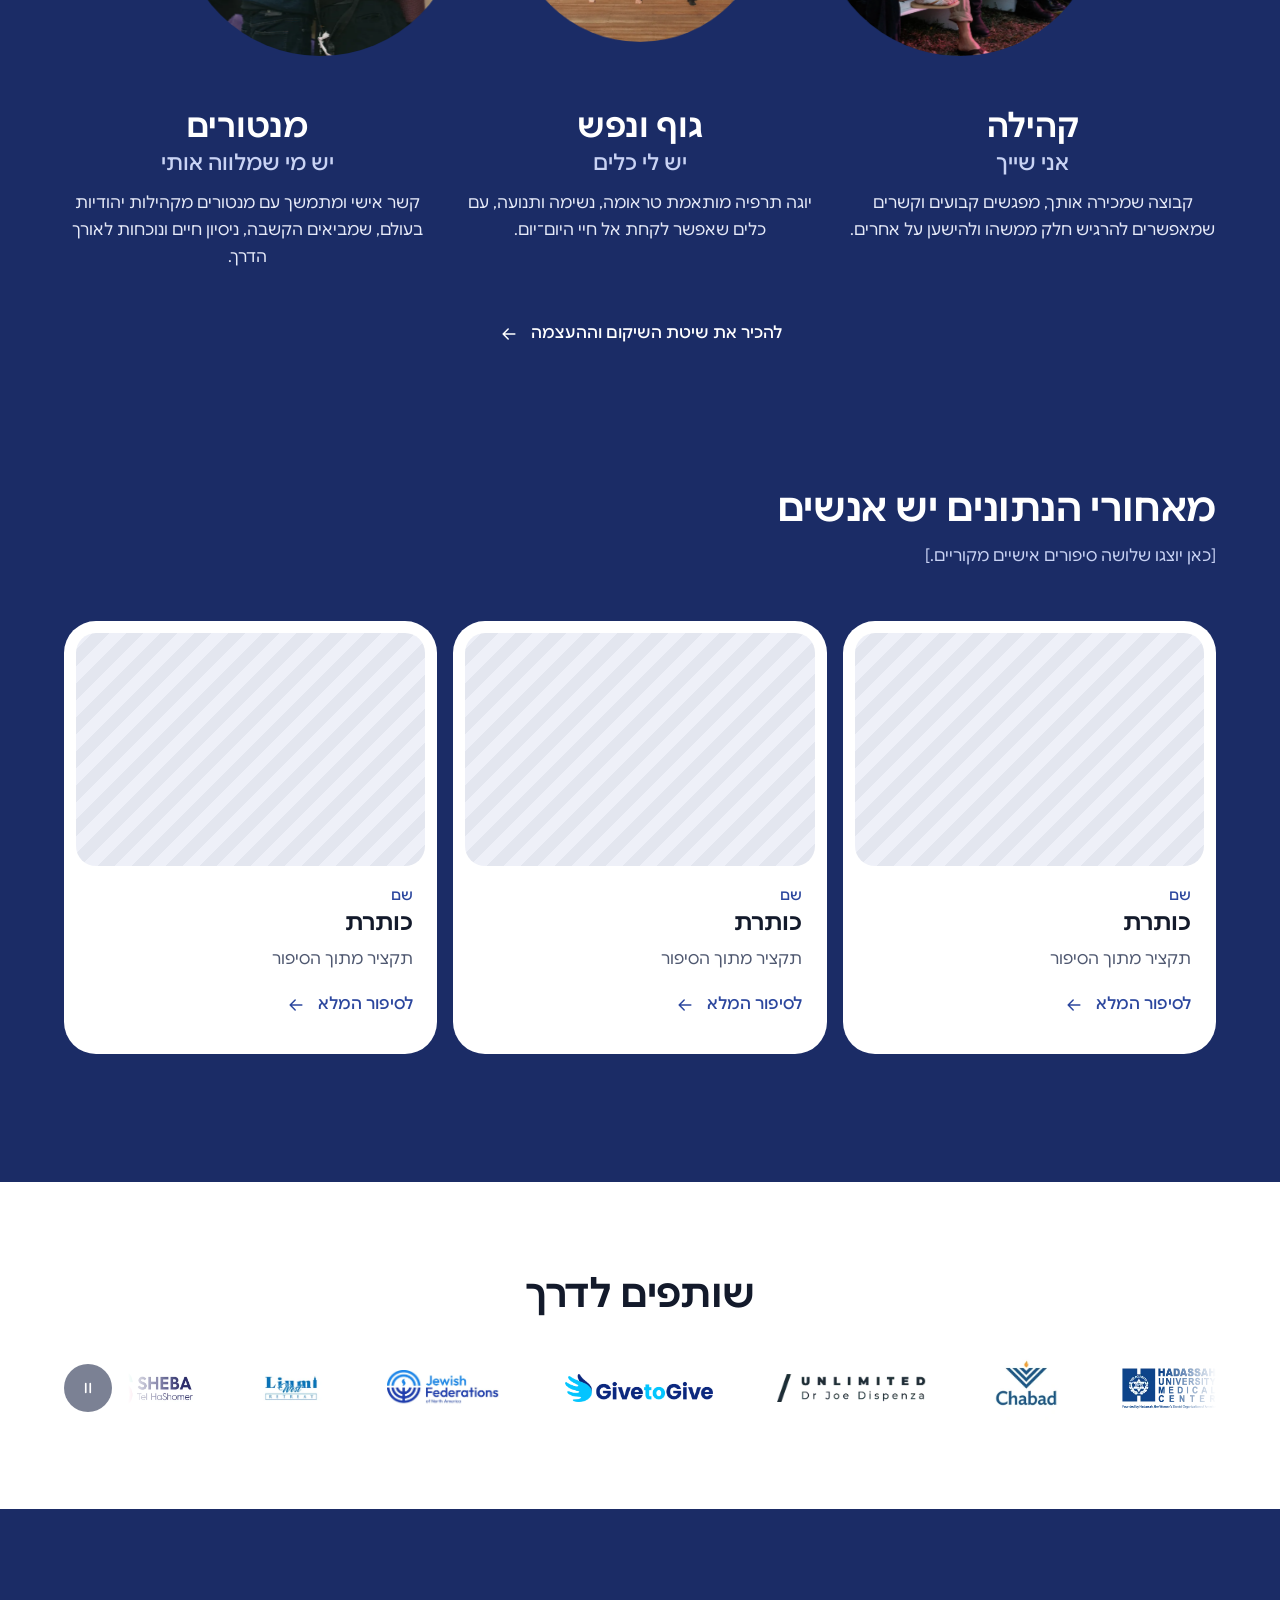
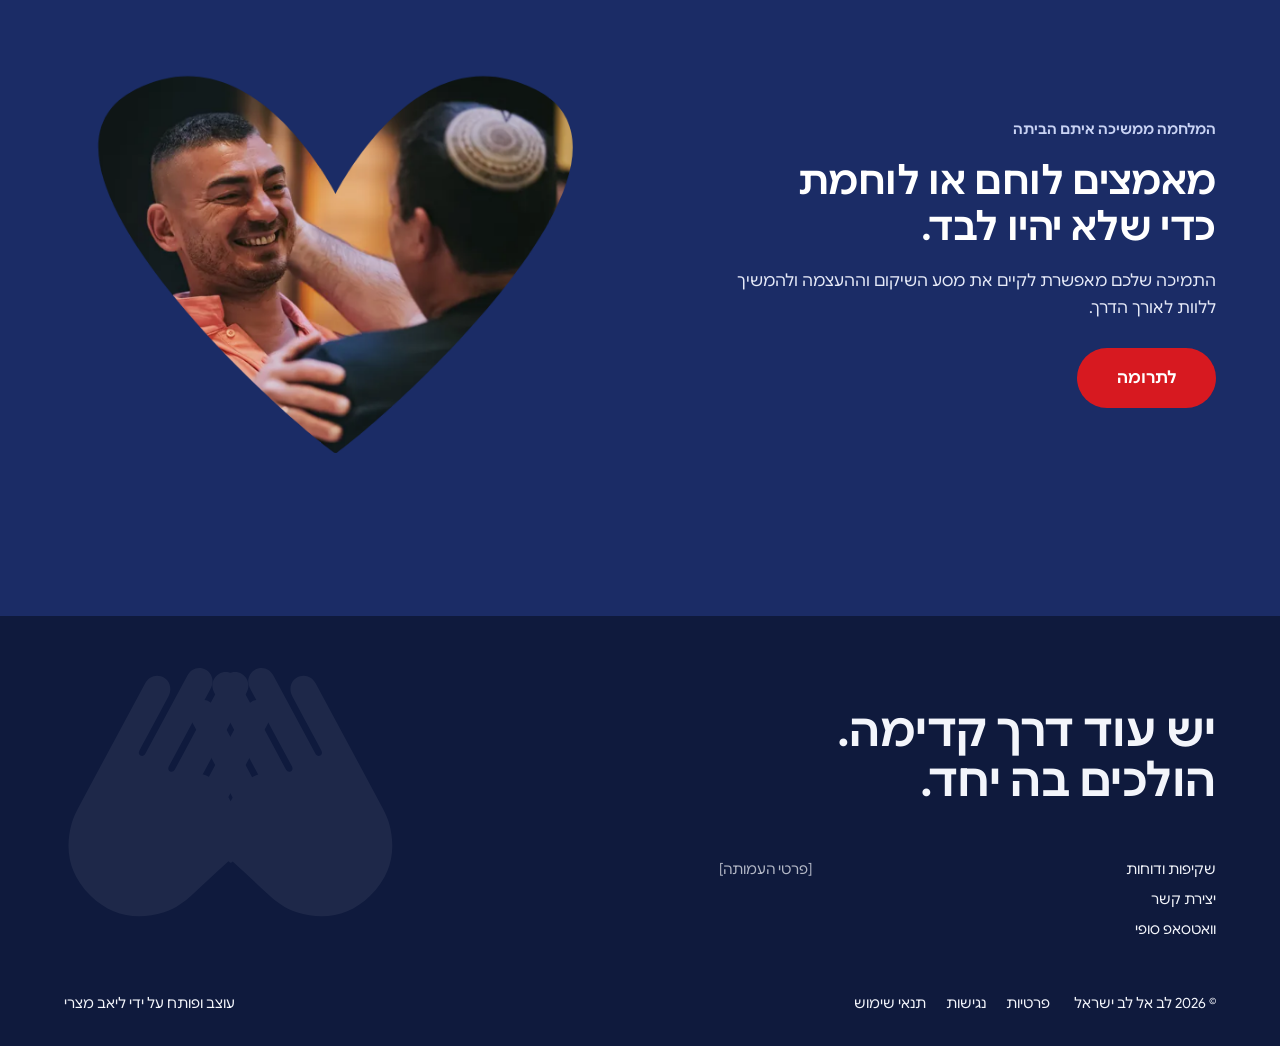
<file: innovative/index.html>
<!DOCTYPE html>
<html lang="he" dir="rtl" data-motion="expressive">
<head>
<meta charset="utf-8"><meta name="viewport" content="width=device-width, initial-scale=1">
<meta name="robots" content="noindex, nofollow">
<title>לב אל לב ישראל</title>
<link rel="preload" as="font" href="../assets/fonts/GoogleSans-Bold.woff2" type="font/woff2" crossorigin>
<link rel="icon" href="../assets/logo/logo.webp">
<link rel="stylesheet" href="../assets/shared.css?v=202611041538">
<style>
/* סקיצה 3, חדשנית.
   מהות: לב אל לב, פשוטו כמשמעו. שתי הידיים מהלוגו, בכל אחת תמונה אמיתית, מתקרבות בגלילה עד שביניהן נשאר הלב.
   עור: נטבע מהמותג, משטח כחול מלא ולבן; הירו ייחודי בתמונות נעות; הדר MV:hd9. אדום רק לתרומה. */
:root{--fs-h1:clamp(38px, min(4.3vw, 8vh) + 0.5rem, 104px);--r-sheet:clamp(32px, 4vw, 72px)}
@media (max-width:480px){:root{--fs-h1:clamp(32px, 9.6vw, 38px)}}
body{background:var(--blue-deep);color:var(--white)}

/* הדר: גלולה שקופה מעל הכחול, נצבעת בלבן בגלילה */
.hd{padding:12px var(--gutter) 0}
.hd-in{height:clamp(64px, 4.6vw, 80px);padding-inline:12px;border-radius:999px;transition:background-color .3s var(--ease),box-shadow .3s var(--ease),color .3s var(--ease)}
.hd-logo{height:clamp(52px, 3.8vw, 68px);padding:4px 12px;background:var(--white);border-radius:999px;aspect-ratio:1.25}
.hd-logo img{margin-inline:auto}
.hd.is-scrolled .hd-in{background:var(--white);color:var(--ink);box-shadow:0 2px 8px rgba(15,26,61,.1),0 12px 32px rgba(15,26,61,.18)}

/* הבמה: נדבקת למסך, והגלילה מקרבת את הידיים */
.run{height:280svh;position:relative}
.stage{position:sticky;top:0;height:100svh;overflow:hidden;background:radial-gradient(120% 90% at 26% 42%,#3F5FC4 0%,var(--blue) 42%,var(--blue-deep) 100%);isolation:isolate}
.block{position:absolute;inset-block:0;inset-inline-start:var(--gutter);width:min(54vw, 1300px);display:flex;flex-direction:column;justify-content:center;align-items:flex-start;gap:clamp(16px, 1.4vw, 32px);padding-block:calc(var(--header-h) + 32px) 32px;will-change:opacity,transform}
.block.b2{opacity:0;visibility:hidden}
.line2{font-size:var(--fs-lead);line-height:1.4;font-weight:500}
.lead{max-width:var(--measure);color:#E6EAF8}
.cta{display:flex;flex-wrap:wrap;gap:12px;margin-top:8px}
.btn{display:inline-flex;align-items:center;justify-content:center;min-height:56px;padding-inline:32px;border-radius:999px;font-weight:500;text-decoration:none;white-space:nowrap;transition:background-color .2s var(--ease),color .2s var(--ease)}
.btn.solid{background:var(--white);color:var(--blue-deep)}
.btn.ghost{box-shadow:inset 0 0 0 1.5px var(--white)}
@media (hover:hover) and (pointer:fine){.btn.solid:hover{background:#DDE3F6}.btn.ghost:hover{background:var(--white);color:var(--blue-deep)}}
.eyebrow{font-size:var(--fs-meta);font-weight:700;color:#C9D3F4}
.b2 h2{font-size:clamp(34px, 3.6vw + 0.4rem, 96px);line-height:1.12}

.hands{position:absolute;inset-block:0;inset-inline-end:0;width:40vw;display:grid;place-items:center;padding-top:var(--header-h);will-change:transform}
.hands svg{width:min(32vw, 72vh);height:auto;overflow:visible}
.hand image{transition:opacity 1.8s var(--ease)}
/* ריחוף שקט של הידיים, בלי כתיבה ל-DOM בכל פריים. הגובה נקבע מהגלילה ונעלם ככל שהן נסגרות */
@keyframes fl{from{transform:translateY(calc(var(--fl,0)*-1px))}to{transform:translateY(calc(var(--fl,0)*1px))}}
.fl{animation:fl 6.3s ease-in-out infinite alternate}
.fl.r{animation-delay:-3.2s}
.stage.paused .fl{animation-play-state:paused}
@media (prefers-reduced-motion:reduce){.fl{animation:none}}
.hand .outline{fill:none;stroke:#fff;stroke-opacity:.72;stroke-width:.22}
.heart{fill:#fff}
.stage .hpp{position:absolute;inset-block-end:24px;inset-inline-end:24px;z-index:3}

@media (max-width:860px){
  .hd{padding:8px 12px 0}
  .block{inset-inline:24px;width:auto;justify-content:flex-start;gap:10px;padding-block:calc(var(--header-h) + 16px) 0}
  .cta{gap:8px;margin-top:4px}
  .btn{min-height:48px;padding-inline:20px;flex:1}
  .hands{inset-inline:0;width:100%;inset-block:auto 0;height:30svh;padding-top:0;place-items:end center;padding-bottom:12px}
  .hands svg{width:auto;height:100%;max-width:70vw}
  .stage .hpp{inset-block-end:12px;inset-inline-end:12px}
}
/* גיליון לבן שעולה מעל הכחול: הייחודיות, זיגזג של עיגולים. העיגול גדל קצת בגלילה */
.sheet{position:relative;z-index:1;margin-top:calc(var(--r-sheet) * -1);padding:var(--sec-loose) var(--gutter);background:var(--white);color:var(--ink);border-radius:var(--r-sheet)}
.sheet .eyebrow{color:var(--blue)}
.sheet h2{margin-top:12px;max-width:22ch}
.rows{display:grid;gap:clamp(48px, 5vw, 112px);margin-top:clamp(48px, 5vw, 112px)}
.row{display:grid;grid-template-columns:auto 1fr;align-items:center;gap:clamp(32px, 6vw, 160px)}
.row:nth-child(even){grid-template-columns:1fr auto}
.row:nth-child(even) .orb{order:2}
.orb{width:clamp(240px, 26vw, 560px);aspect-ratio:1;object-fit:cover;border-radius:50%;transform:scale(calc(.84 + .16 * var(--s, 1)));will-change:transform}
.row h3{font-size:clamp(26px, 2vw + 0.4rem, 52px);line-height:1.2;letter-spacing:-.01em}
.row p{margin-top:12px;max-width:46ch;color:var(--muted)}

/* ההשפעה: סצנה שנייה. הגלילה ממלאת שלושה לבבות מהלוגו, אחד אחרי השני */
.imp-run{height:210svh;position:relative}
.imp{position:sticky;top:0;height:100svh;display:flex;flex-direction:column;justify-content:center;gap:clamp(24px, 4vh, 56px);padding:calc(var(--header-h) + 16px) var(--gutter) 24px;overflow:hidden}
.imp h2{margin-top:8px;font-size:clamp(30px, min(3vw, 6vh) + 0.4rem, 80px);line-height:1.15}
.hearts{display:grid;grid-template-columns:repeat(3,1fr);gap:var(--gap-m)}
.ht{display:block;width:auto;height:clamp(88px, 18vh, 240px);--f:var(--v)}
.ht-bg{fill:#fff;fill-opacity:.14}
.ht-fill{fill:#fff;transform-box:fill-box;transform-origin:bottom;transform:scaleY(var(--f))}
.h-c b{display:block;margin-top:clamp(8px, 1.6vh, 20px);direction:ltr;text-align:end;width:fit-content;font-size:clamp(56px, min(6vw, 11vh), 148px);line-height:1;font-weight:700;letter-spacing:-.02em}
.h-c h3{margin-top:clamp(4px, 1vh, 12px)}
.h-c p{margin-top:4px;max-width:34ch;color:#E6EAF8}
.imp-src{display:flex;flex-wrap:wrap;align-items:center;gap:8px 32px}
.imp-src small{font-size:var(--fs-meta);color:#C9D3F4}

/* השיטה: שלושה עיגולי צילום מתקרבים עד שהם נוגעים זה בזה. "עוגנים שתומכים זה בזה" */
.method{padding:var(--sec) var(--gutter) var(--sec-loose);text-align:center}
.method h2{margin-top:12px}
.method-head p:not(.eyebrow){margin:12px auto 0;max-width:44ch;color:#E6EAF8}
.venn{display:flex;justify-content:center;margin-top:clamp(40px, 4vw, 96px);--m:1}
.venn img{width:clamp(136px, 22vw, 460px);aspect-ratio:1;object-fit:cover;border-radius:50%;will-change:transform}
.venn img:nth-child(1){transform:translateX(calc((1 - var(--m)) * 34%))}
.venn img:nth-child(2){position:relative;z-index:1;margin-inline:-5%;transform:scale(calc(.9 + .1 * var(--m)))}
.venn img:nth-child(3){transform:translateX(calc((1 - var(--m)) * -34%))}
.trio{display:grid;grid-template-columns:repeat(3,1fr);gap:var(--gap-m);margin-top:clamp(40px, 4vw, 96px)}
.trio h3{font-size:clamp(26px, 2vw + 0.4rem, 52px);line-height:1.2}
.trio h3 span{display:block;margin-top:4px;font-size:var(--fs-lead);line-height:1.4;font-weight:500;color:#C9D3F4}
.trio p{margin:12px auto 0;max-width:38ch;color:#E6EAF8}
.method .textlink{margin-top:clamp(32px, 3vw, 64px)}

/* סיפורים: מקום שמור, כרטיסים לבנים על הכחול */
.stories{padding:0 var(--gutter) var(--sec-loose)}
.stories-note{margin-top:12px;color:#C9D3F4}
.ss{display:grid;grid-template-columns:repeat(3,1fr);gap:16px;margin-top:clamp(40px, 4vw, 96px)}
.s{padding:12px 12px var(--pad-card);background:var(--white);color:var(--ink);border-radius:32px}
.s .ph-img{aspect-ratio:3/2;border-radius:20px}
.s small,.s h3,.s p,.s .textlink{margin-inline:clamp(12px, 1vw, 24px)}
.s small{display:block;margin-top:clamp(16px, 1.4vw, 28px);font-size:var(--fs-meta);font-weight:500;color:var(--blue)}
.s p{margin-top:8px;color:var(--muted)}
.s .textlink{margin-top:8px;color:var(--blue)}

/* שותפים: פס לבן אחד, הלוגואים עומדים על לבן */
.partners{padding:var(--sec) var(--gutter);background:var(--white);color:var(--ink);text-align:center}
.partners .mq-row{margin-top:clamp(32px, 3vw, 64px)}

/* קריאה לאימוץ: הצילום בתוך הלב מהלוגו, והכפתור האדום לידו */
.adopt{display:grid;grid-template-columns:1fr 1fr;align-items:center;gap:clamp(32px, 5vw, 128px);padding:var(--sec-loose) var(--gutter)}
.adopt-txt{display:flex;flex-direction:column;align-items:flex-start;gap:clamp(16px, 1.4vw, 32px)}
.adopt-txt>p:not(.eyebrow){max-width:var(--measure);color:#E6EAF8}
.adopt-heart{width:100%;height:auto;overflow:visible;transform:scale(calc(.9 + .1 * var(--s, 1)));will-change:transform}
.btn-donate.big{min-height:60px;padding-inline:40px;font-size:var(--fs-body);border-radius:999px;margin-top:8px}

/* פוטר MV:ft8: הידיים והלב בשקיפות 6%, רק על שטח ריק ורק בדסקטופ */
.ft8{position:relative;isolation:isolate;overflow:hidden;display:grid;gap:clamp(48px, 4vw, 96px);padding:var(--sec) var(--gutter) 32px;background:var(--night);color:#F3F5FB}
.ft8-mark{position:absolute;z-index:-1;inset-inline-end:var(--gutter);top:clamp(32px, 4vw, 72px);width:clamp(240px, 26vw, 560px);opacity:.06;pointer-events:none}
.ft8-mark svg{display:block;width:100%;height:auto;fill:#fff}
.ft8-top{display:grid;gap:16px;max-width:60%}
.ft8 .ft-line{font-size:clamp(32px, 3vw + 0.4rem, 72px)}
.ft8-row{display:grid;grid-template-columns:1fr 1fr;gap:var(--gap-m);max-width:68%}
@media (hover:hover) and (pointer:fine){.ft8 a:hover{color:#C9D3F4}}

@media (max-width:860px){
  .row,.row:nth-child(even){grid-template-columns:1fr;gap:24px}
  .row:nth-child(even) .orb{order:0;justify-self:end}
  .orb{width:min(72vw, 360px)}
  .imp-run{height:auto}
  .imp{position:static;height:auto;padding-block:var(--sec) 0;gap:var(--gap-m)}
  .hearts{grid-template-columns:1fr;gap:32px}
  .h-c{display:grid;grid-template-columns:96px 1fr;column-gap:16px;align-items:center}
  .h-c .ht{grid-row:1 / span 3;width:96px;height:auto}
  .h-c b{margin-top:0;font-size:56px}
  .ss{grid-template-columns:1fr}
  .trio{grid-template-columns:1fr;gap:32px}
  .venn img{width:32vw}
  .adopt{grid-template-columns:1fr}
  .adopt-heart{order:-1;width:min(84vw, 480px);margin-inline:auto}
  .btn-donate.big{align-self:stretch}
  .ft8-mark{display:none}
  .ft8-top,.ft8-row{max-width:none}
  .ft8-row{grid-template-columns:1fr 1fr}
}
/* בלי תנועה, או בלי סקריפט: הלבבות במצב הסופי, בלי הצמדה */
.still .imp-run{height:auto}
.still .imp{position:static;height:auto;padding-block:var(--sec) 0}
/* בלי תנועה, או בלי סקריפט: הידיים סגורות, והטקסטים זה אחר זה */
.still .run{height:auto}
.still .stage{position:relative;height:auto;display:flex;flex-direction:column;min-height:100svh}
.still .block{position:static;width:auto;padding-inline:var(--gutter);opacity:1!important;visibility:visible!important;transform:none!important}
.still .hands{position:static;width:100%;height:auto;padding-block:32px;transform:none!important;order:2}
.still .b2{order:3}
.still .hands svg{width:min(80vw, 480px);height:auto}
.still .hpp{display:none}
</style>
<script>if(matchMedia("(prefers-reduced-motion:reduce)").matches)document.documentElement.classList.add("still")</script>
<noscript><style>.run{height:auto}.stage{position:relative;height:auto;display:flex;flex-direction:column}.block{position:static;width:auto;padding-inline:var(--gutter);opacity:1;visibility:visible}.hands{position:static;width:100%;order:2}.b2{order:3}.hpp{display:none}.imp-run{height:auto}.imp{position:static;height:auto;padding-block:var(--sec) 0}</style></noscript>
</head>
<body>
<a class="skip" href="#main">דלג לתוכן</a>

<header class="hd">
  <div class="hd-in">
    <a class="hd-logo" href="./" aria-label="לב אל לב ישראל, לדף הבית"><img src="../assets/logo/logo.webp" alt="Israel Heart2Heart" width="620" height="640"></a>
    <button aria-controls="hdNav" class="hd-burger" type="button" aria-expanded="false" aria-label="פתיחת התפריט"><svg viewBox="0 0 24 24" aria-hidden="true"><path d="M4 7h16M4 12h16M4 17h16"/></svg></button>
    <nav id="hdNav" class="hd-nav" aria-label="ראשי">
      <div class="hd-item"><a class="hd-link" href="./" aria-current="page">דף הבית</a></div>
      <div class="hd-item"><a class="hd-link" href="#">מסע השיקום וההעצמה <svg viewBox="0 0 12 12" aria-hidden="true"><path d="M2 4.5 6 8.5 10 4.5"/></svg></a>
        <div class="hd-sub"><a href="#">התוכנית האזורית</a><a href="#"><span>הדסה</span> <small>במעגל החיים</small></a><a href="#">התוכנית הכללית</a><a href="#">אחיות שבלב</a><a href="#">קהילת הבוגרים</a></div></div>
      <div class="hd-item"><a class="hd-link" href="#">מי אנחנו <svg viewBox="0 0 12 12" aria-hidden="true"><path d="M2 4.5 6 8.5 10 4.5"/></svg></a>
        <div class="hd-sub"><a href="#">האנשים שמאחורי לב אל לב</a><a href="#">השגרירים שלנו</a><a href="#">שקיפות ודוחות</a></div></div>
      <div class="hd-item"><a class="hd-link" href="#">ההשפעה שלנו</a></div>
      <div class="hd-item"><a class="hd-link" href="#">יצירת קשר</a></div>
      <a class="btn-donate" href="#" data-missing="חסר מהעמותה: קישור למערכת התרומות">לתרומה</a>
    </nav>
  </div>
</header>

<main id="main" tabindex="-1">
  <div class="run" id="run">
    <section class="stage" id="stage">
      <div class="hands" id="hands" role="img" aria-label="שתי ידיים מתוך הלוגו של לב אל לב, בתוכן צילומים ממפגשי העמותה, ולב ביניהן">
        <svg viewBox="23.646 -136.878 66.929 50.878" aria-hidden="true">
          <defs>
            <clipPath id="cL"><path id="pL" d="M48.442 -135.329C45.645 -130.126 42.852 -124.923 40.055 -119.719C39.796 -119.235 39.398 -119.069 39.021 -119.280C38.657 -119.483 38.589 -119.878 38.845 -120.356C39.409 -121.412 39.976 -122.466 40.543 -123.521C41.908 -126.065 43.280 -128.604 44.639 -131.151C45.532 -132.826 44.829 -134.685 43.123 -135.201C41.885 -135.576 40.618 -135.010 39.949 -133.767C37.586 -129.373 35.227 -124.977 32.866 -120.582C30.707 -116.562 28.533 -112.550 26.401 -108.516C25.924 -107.616 25.487 -106.669 25.213 -105.692C23.646 -100.101 24.837 -95.115 29.000 -91.080C33.175 -87.033 38.209 -86.000 43.765 -87.742C46.069 -88.464 47.950 -89.864 49.700 -91.515C53.527 -95.129 57.423 -98.669 61.289 -102.239C62.773 -103.610 64.257 -104.980 65.737 -106.355C66.601 -107.158 66.688 -107.990 65.924 -108.745C64.857 -109.799 63.578 -110.230 62.090 -109.826C61.021 -109.536 60.172 -108.872 59.355 -108.160C57.811 -106.816 56.266 -105.474 54.718 -104.135C54.538 -103.979 54.340 -103.841 54.136 -103.719C53.900 -103.580 53.652 -103.563 53.437 -103.772C53.213 -103.988 53.149 -104.246 53.285 -104.535C53.365 -104.703 53.456 -104.866 53.545 -105.030C57.385 -112.178 61.230 -119.325 65.065 -126.476C65.812 -127.869 65.335 -129.467 63.987 -130.181C62.644 -130.895 61.053 -130.383 60.309 -128.998C57.534 -123.829 54.759 -118.659 51.983 -113.491C51.914 -113.362 51.850 -113.229 51.765 -113.110C51.557 -112.818 51.182 -112.737 50.881 -112.910C50.593 -113.074 50.480 -113.415 50.613 -113.739C50.664 -113.862 50.731 -113.977 50.794 -114.095C53.954 -119.978 57.115 -125.861 60.272 -131.746C60.391 -131.968 60.499 -132.199 60.583 -132.437C61.015 -133.672 60.511 -135.073 59.418 -135.695C58.056 -136.471 56.434 -135.990 55.670 -134.570C52.527 -128.723 49.387 -122.874 46.246 -117.026C46.133 -116.815 46.026 -116.600 45.904 -116.394C45.695 -116.040 45.317 -115.913 44.986 -116.076C44.644 -116.246 44.520 -116.652 44.698 -117.034C44.737 -117.119 44.784 -117.200 44.828 -117.281C47.567 -122.379 50.305 -127.478 53.043 -132.576C53.119 -132.717 53.196 -132.856 53.263 -133.001C54.007 -134.622 53.088 -136.486 51.379 -136.824C51.197 -136.860 51.017 -136.878 50.841 -136.878C49.855 -136.878 48.977 -136.325 48.442 -135.329Z"/></clipPath>
            <clipPath id="cR"><path id="pR" d="M62.842 -136.824C61.132 -136.486 60.214 -134.622 60.958 -133.001C61.024 -132.856 61.103 -132.717 61.178 -132.576C63.916 -127.478 66.654 -122.379 69.393 -117.281C69.437 -117.200 69.484 -117.119 69.523 -117.034C69.700 -116.652 69.577 -116.246 69.235 -116.076C68.904 -115.913 68.526 -116.040 68.317 -116.394C68.196 -116.600 68.089 -116.815 67.975 -117.026C64.833 -122.874 61.694 -128.723 58.550 -134.570C57.787 -135.990 56.164 -136.471 54.803 -135.695C53.709 -135.073 53.205 -133.672 53.638 -132.437C53.722 -132.199 53.830 -131.968 53.949 -131.746C57.107 -125.861 60.267 -119.978 63.426 -114.095C63.490 -113.977 63.557 -113.862 63.607 -113.739C63.741 -113.415 63.627 -113.074 63.340 -112.910C63.039 -112.737 62.663 -112.818 62.455 -113.110C62.371 -113.229 62.307 -113.362 62.238 -113.491C59.462 -118.659 56.686 -123.829 53.912 -128.998C53.168 -130.383 51.577 -130.895 50.233 -130.181C48.886 -129.467 48.408 -127.869 49.156 -126.476C52.992 -119.325 56.836 -112.178 60.676 -105.030C60.764 -104.866 60.856 -104.703 60.935 -104.535C61.071 -104.246 61.007 -103.988 60.784 -103.772C60.569 -103.563 60.321 -103.580 60.085 -103.719C59.881 -103.841 59.683 -103.979 59.503 -104.135C57.954 -105.474 56.410 -106.816 54.866 -108.160L52.932 -102.239C56.799 -98.669 60.694 -95.129 64.521 -91.515C66.271 -89.864 68.152 -88.464 70.456 -87.742C76.011 -86.000 81.046 -87.033 85.221 -91.080C89.383 -95.115 90.575 -100.101 89.008 -105.692C88.734 -106.669 88.296 -107.616 87.820 -108.516C85.688 -112.550 83.514 -116.562 81.355 -120.582C78.994 -124.977 76.635 -129.373 74.271 -133.767C73.603 -135.010 72.336 -135.576 71.097 -135.201C69.392 -134.685 68.689 -132.826 69.583 -131.151C70.941 -128.604 72.312 -126.065 73.678 -123.521C74.245 -122.466 74.812 -121.412 75.377 -120.356C75.631 -119.878 75.564 -119.483 75.199 -119.280C74.823 -119.069 74.424 -119.235 74.165 -119.719C71.369 -124.923 68.575 -130.126 65.779 -135.329C65.244 -136.325 64.366 -136.878 63.380 -136.878C63.203 -136.878 63.023 -136.860 62.842 -136.824Z"/></clipPath>
          </defs>
          <g class="fl">
          <g class="hand" id="hL">
            <g clip-path="url(#cL)">
              <rect x="20" y="-140" width="50" height="58" fill="#1B2C66"/>
              <image href="../assets/img/sea-dog.webp" x="14" y="-140" width="62" height="56" preserveAspectRatio="xMidYMid slice"/>
              <image href="../assets/img/yoga-sea.webp" x="14" y="-140" width="62" height="56" preserveAspectRatio="xMidYMid slice" opacity="0"/>
              <image href="../assets/img/sisters.webp" x="14" y="-140" width="62" height="56" preserveAspectRatio="xMidYMid slice" opacity="0"/>
            </g>
            <path class="outline" d="M48.442 -135.329C45.645 -130.126 42.852 -124.923 40.055 -119.719C39.796 -119.235 39.398 -119.069 39.021 -119.280C38.657 -119.483 38.589 -119.878 38.845 -120.356C39.409 -121.412 39.976 -122.466 40.543 -123.521C41.908 -126.065 43.280 -128.604 44.639 -131.151C45.532 -132.826 44.829 -134.685 43.123 -135.201C41.885 -135.576 40.618 -135.010 39.949 -133.767C37.586 -129.373 35.227 -124.977 32.866 -120.582C30.707 -116.562 28.533 -112.550 26.401 -108.516C25.924 -107.616 25.487 -106.669 25.213 -105.692C23.646 -100.101 24.837 -95.115 29.000 -91.080C33.175 -87.033 38.209 -86.000 43.765 -87.742C46.069 -88.464 47.950 -89.864 49.700 -91.515C53.527 -95.129 57.423 -98.669 61.289 -102.239C62.773 -103.610 64.257 -104.980 65.737 -106.355C66.601 -107.158 66.688 -107.990 65.924 -108.745C64.857 -109.799 63.578 -110.230 62.090 -109.826C61.021 -109.536 60.172 -108.872 59.355 -108.160C57.811 -106.816 56.266 -105.474 54.718 -104.135C54.538 -103.979 54.340 -103.841 54.136 -103.719C53.900 -103.580 53.652 -103.563 53.437 -103.772C53.213 -103.988 53.149 -104.246 53.285 -104.535C53.365 -104.703 53.456 -104.866 53.545 -105.030C57.385 -112.178 61.230 -119.325 65.065 -126.476C65.812 -127.869 65.335 -129.467 63.987 -130.181C62.644 -130.895 61.053 -130.383 60.309 -128.998C57.534 -123.829 54.759 -118.659 51.983 -113.491C51.914 -113.362 51.850 -113.229 51.765 -113.110C51.557 -112.818 51.182 -112.737 50.881 -112.910C50.593 -113.074 50.480 -113.415 50.613 -113.739C50.664 -113.862 50.731 -113.977 50.794 -114.095C53.954 -119.978 57.115 -125.861 60.272 -131.746C60.391 -131.968 60.499 -132.199 60.583 -132.437C61.015 -133.672 60.511 -135.073 59.418 -135.695C58.056 -136.471 56.434 -135.990 55.670 -134.570C52.527 -128.723 49.387 -122.874 46.246 -117.026C46.133 -116.815 46.026 -116.600 45.904 -116.394C45.695 -116.040 45.317 -115.913 44.986 -116.076C44.644 -116.246 44.520 -116.652 44.698 -117.034C44.737 -117.119 44.784 -117.200 44.828 -117.281C47.567 -122.379 50.305 -127.478 53.043 -132.576C53.119 -132.717 53.196 -132.856 53.263 -133.001C54.007 -134.622 53.088 -136.486 51.379 -136.824C51.197 -136.860 51.017 -136.878 50.841 -136.878C49.855 -136.878 48.977 -136.325 48.442 -135.329Z"/>
          </g>
          </g>
          <g class="fl r">
          <g class="hand" id="hR">
            <g clip-path="url(#cR)">
              <rect x="44" y="-140" width="50" height="58" fill="#1B2C66"/>
              <image href="../assets/img/hug.webp" x="38" y="-140" width="62" height="56" preserveAspectRatio="xMidYMid slice"/>
              <image href="../assets/img/group-sunset.webp" x="38" y="-140" width="62" height="56" preserveAspectRatio="xMidYMid slice" opacity="0"/>
              <image href="../assets/img/hug-mat.webp" x="38" y="-140" width="62" height="56" preserveAspectRatio="xMidYMid slice" opacity="0"/>
            </g>
            <path class="outline" d="M62.842 -136.824C61.132 -136.486 60.214 -134.622 60.958 -133.001C61.024 -132.856 61.103 -132.717 61.178 -132.576C63.916 -127.478 66.654 -122.379 69.393 -117.281C69.437 -117.200 69.484 -117.119 69.523 -117.034C69.700 -116.652 69.577 -116.246 69.235 -116.076C68.904 -115.913 68.526 -116.040 68.317 -116.394C68.196 -116.600 68.089 -116.815 67.975 -117.026C64.833 -122.874 61.694 -128.723 58.550 -134.570C57.787 -135.990 56.164 -136.471 54.803 -135.695C53.709 -135.073 53.205 -133.672 53.638 -132.437C53.722 -132.199 53.830 -131.968 53.949 -131.746C57.107 -125.861 60.267 -119.978 63.426 -114.095C63.490 -113.977 63.557 -113.862 63.607 -113.739C63.741 -113.415 63.627 -113.074 63.340 -112.910C63.039 -112.737 62.663 -112.818 62.455 -113.110C62.371 -113.229 62.307 -113.362 62.238 -113.491C59.462 -118.659 56.686 -123.829 53.912 -128.998C53.168 -130.383 51.577 -130.895 50.233 -130.181C48.886 -129.467 48.408 -127.869 49.156 -126.476C52.992 -119.325 56.836 -112.178 60.676 -105.030C60.764 -104.866 60.856 -104.703 60.935 -104.535C61.071 -104.246 61.007 -103.988 60.784 -103.772C60.569 -103.563 60.321 -103.580 60.085 -103.719C59.881 -103.841 59.683 -103.979 59.503 -104.135C57.954 -105.474 56.410 -106.816 54.866 -108.160L52.932 -102.239C56.799 -98.669 60.694 -95.129 64.521 -91.515C66.271 -89.864 68.152 -88.464 70.456 -87.742C76.011 -86.000 81.046 -87.033 85.221 -91.080C89.383 -95.115 90.575 -100.101 89.008 -105.692C88.734 -106.669 88.296 -107.616 87.820 -108.516C85.688 -112.550 83.514 -116.562 81.355 -120.582C78.994 -124.977 76.635 -129.373 74.271 -133.767C73.603 -135.010 72.336 -135.576 71.097 -135.201C69.392 -134.685 68.689 -132.826 69.583 -131.151C70.941 -128.604 72.312 -126.065 73.678 -123.521C74.245 -122.466 74.812 -121.412 75.377 -120.356C75.631 -119.878 75.564 -119.483 75.199 -119.280C74.823 -119.069 74.424 -119.235 74.165 -119.719C71.369 -124.923 68.575 -130.126 65.779 -135.329C65.244 -136.325 64.366 -136.878 63.380 -136.878C63.203 -136.878 63.023 -136.860 62.842 -136.824Z"/>
          </g>
          </g>
          <path class="heart" id="heart" d="M57.256 -97.728C60.523 -100.110 73.145 -111.853 66.715 -115.082C61.558 -117.671 57.904 -111.436 57.183 -110.095L57.170 -110.095C56.449 -111.436 52.795 -117.671 47.638 -115.082C41.208 -111.853 53.831 -100.110 57.097 -97.728C57.097 -97.728 57.176 -97.665 57.256 -97.728Z"/>
        </svg>
      </div>

      <div class="block b1" id="b1">
        <h1 class="rv"><span class="ln">המלחמה נגמרת בשטח.</span> <span class="ln">בבית היא ממשיכה.</span></h1>
        <p class="line2 rv">יש עוד דרך קדימה. הולכים בה יחד.</p>
        <p class="lead rv">לב אל לב ישראל מלווה לוחמים ולוחמות המתמודדים עם פוסט טראומה בעקבות שירותם הצבאי, במסע של שיקום והעצמה. דרך קהילה, גוף ונפש ומנטורים, אנחנו בונים יחד כלים להתמודדות, קשרים מתמשכים והזדמנויות לחיים של שייכות ומשמעות.</p>
        <div class="cta rv"><a class="btn solid" href="#">להכיר את המסע</a><a class="btn ghost" href="#" data-missing="חסר מהעמותה: קישור לטופס במאנדיי">הרשם לתוכנית האזורית</a></div>
      </div>

      <div class="block b2" id="b2">
        <p class="eyebrow">הדרך של לב אל לב</p>
        <h2>מסע של שיקום והעצמה</h2>
        <p class="lead">החזרה הביתה היא תחילתה של דרך שלעיתים נמשכת שנים. ההתמודדות נוכחת בשינה, במערכות היחסים, בעבודה ובשגרה היומיומית.</p>
        <p class="lead">המסע בלב אל לב מעניק מסגרת מתמשכת שבה אפשר לבנות אמון, למצוא אנשים שמבינים, לפתח כלים ולהתקדם בקצב אישי.</p>
        <a class="textlink" href="#">להכיר את מסע השיקום וההעצמה <svg viewBox="0 0 24 24" aria-hidden="true"><path d="M19 12H5M11 6l-6 6 6 6"/></svg></a>
      </div>

      <button class="hpp" type="button" aria-pressed="false" aria-label="עצירת התמונות הזזות"><svg class="i-pause" viewBox="0 0 24 24" aria-hidden="true"><path d="M9 6v12M15 6v12"/></svg><svg class="i-play" viewBox="0 0 24 24" aria-hidden="true"><path d="M8 5.5v13l10.5-6.5z"/></svg></button>
    </section>
  </div>

  <svg width="0" height="0" style="position:absolute" aria-hidden="true"><defs><path id="pH" d="M57.256 -97.728C60.523 -100.110 73.145 -111.853 66.715 -115.082C61.558 -117.671 57.904 -111.436 57.183 -110.095L57.170 -110.095C56.449 -111.436 52.795 -117.671 47.638 -115.082C41.208 -111.853 53.831 -100.110 57.097 -97.728C57.097 -97.728 57.176 -97.665 57.256 -97.728Z"/><clipPath id="hc"><use href="#pH"/></clipPath></defs></svg>

  <section class="sheet" id="uniq">
    <div data-sr>
      <p class="eyebrow">מה הייחודיות שלנו?</p>
      <h2>קשר אישי. קרוב לבית. לאורך זמן.</h2>
    </div>
    <div class="rows">
      <article class="row"><img class="orb" src="../assets/img/circle.webp" alt="קבוצה קטנה יושבת במעגל על הדשא" width="1200" height="1600" loading="lazy"><div data-sr><h3>קבוצות קטנות והיכרות אישית</h3><p>אנחנו מכירים את האנשים שבקבוצה ובונים קשר שמאפשר לכל משתתף ומשתתפת להרגיש שרואים אותם. יש מי שמקשיב, מבחין כשלא הגעת ומלווה גם כשקשה.</p></div></article>
      <article class="row"><img class="orb" src="../assets/img/bikes.webp" alt="קבוצת נשים עם אופניים בכיכר עירונית" width="1000" height="750" loading="lazy"><div data-sr><h3>אנחנו מגיעים אליך</h3><p>27 מורים ומורות בפריסה ארצית, לצד פעילויות קבוצתיות בשישה מרחבים ברחבי הארץ, מביאים את העשייה קרוב לבית. התוכנית האזורית פועלת ב־12 מוקדים.</p></div></article>
      <article class="row"><img class="orb" src="../assets/img/desert.webp" alt="קבוצה גדולה סביב מדורה במדבר" width="1024" height="768" loading="lazy"><div data-sr><h3>זמן לבנות אמון ולהתקדם</h3><p>הדרך יכולה להתחיל בתוכנית האזורית או בתוכנית ״במעגל החיים״ ולהמשיך, לאחר בדיקת התאמה, למסע העצמה בן 18 חודשים. הקהילה והקשר ממשיכים גם בהמשך הדרך.</p></div></article>
    </div>
  </section>

  <div class="imp-run" id="impRun">
    <section class="imp" id="impact">
      <div><p class="eyebrow">ההשפעה שלנו</p><h2>השינוי שעליו מדווחים הבוגרים.</h2></div>
      <div class="hearts">
        <article class="h-c"><svg class="ht" style="--v:0.7" viewBox="45.5 -116.5 23.4 19.4" aria-hidden="true"><g clip-path="url(#hc)"><rect class="ht-bg" x="45" y="-117" width="24.5" height="20.5"/><rect class="ht-fill" x="45" y="-117" width="24.5" height="20.5"/></g></svg><b data-v="70">70%</b><h3>התקדמות בשיקום</h3><p>דיווחו שהתוכנית סייעה להם להתקדם בתהליך השיקום האישי.</p></article>
        <article class="h-c"><svg class="ht" style="--v:0.73" viewBox="45.5 -116.5 23.4 19.4" aria-hidden="true"><g clip-path="url(#hc)"><rect class="ht-bg" x="45" y="-117" width="24.5" height="20.5"/><rect class="ht-fill" x="45" y="-117" width="24.5" height="20.5"/></g></svg><b data-v="73">73%</b><h3>שייכות ומשמעות</h3><p>דיווחו שפעילות הקהילה חיזקה את תחושת השייכות והמשמעות.</p></article>
        <article class="h-c"><svg class="ht" style="--v:0.77" viewBox="45.5 -116.5 23.4 19.4" aria-hidden="true"><g clip-path="url(#hc)"><rect class="ht-bg" x="45" y="-117" width="24.5" height="20.5"/><rect class="ht-fill" x="45" y="-117" width="24.5" height="20.5"/></g></svg><b data-v="77">77%</b><h3>פחות מתח ולחץ</h3><p>דיווחו שהיוגה תרמה להפחתת מתח ולחץ.</p></article>
      </div>
      <div class="imp-src"><small>סקר בוגרי לב אל לב, יוני־יולי 2025. 95 משיבים מתוך 110 בוגרים. דיווח עצמי של המשיבים.</small><a class="textlink" href="#">לממצאי המחקר ולסיפורים האישיים <svg viewBox="0 0 24 24" aria-hidden="true"><path d="M19 12H5M11 6l-6 6 6 6"/></svg></a></div>
    </section>
  </div>

  <section class="method" id="method">
    <div class="method-head" data-sr>
      <p class="eyebrow">שיטת השיקום וההעצמה שלנו</p>
      <h2>שלושה עוגנים משלימים</h2>
      <p>המסע מחבר בין שלושה עוגנים שתומכים זה בזה ובחיים שמחוץ למפגשים.</p>
    </div>
    <div class="venn" id="venn" aria-hidden="true"><img src="../assets/img/group-sofas.webp" alt="" width="2000" height="1333" loading="lazy"><img src="../assets/img/yoga-sea.webp" alt="" width="1248" height="832" loading="lazy"><img src="../assets/img/hug-mat.webp" alt="" width="1200" height="800" loading="lazy"></div>
    <div class="trio">
      <article data-sr><h3>קהילה <span>אני שייך</span></h3><p>קבוצה שמכירה אותך, מפגשים קבועים וקשרים שמאפשרים להרגיש חלק ממשהו ולהישען על אחרים.</p></article>
      <article data-sr><h3>גוף ונפש <span>יש לי כלים</span></h3><p>יוגה תרפיה מותאמת טראומה, נשימה ותנועה, עם כלים שאפשר לקחת אל חיי היום־יום.</p></article>
      <article data-sr><h3>מנטורים <span>יש מי שמלווה אותי</span></h3><p>קשר אישי ומתמשך עם מנטורים מקהילות יהודיות בעולם, שמביאים הקשבה, ניסיון חיים ונוכחות לאורך הדרך.</p></article>
    </div>
    <a class="textlink" href="#">להכיר את שיטת השיקום וההעצמה <svg viewBox="0 0 24 24" aria-hidden="true"><path d="M19 12H5M11 6l-6 6 6 6"/></svg></a>
  </section>

  <section class="stories" id="stories">
    <div data-sr>
      <h2>מאחורי הנתונים יש אנשים</h2>
      <p class="stories-note">[כאן יוצגו שלושה סיפורים אישיים מקוריים.]</p>
    </div>
    <div class="ss"><article class="s" data-sr><div class="ph-img" role="img" aria-label="תמונה"></div><small>שם</small><h3>כותרת</h3><p>תקציר מתוך הסיפור</p><a class="textlink" href="#" data-missing="חסר מהעמותה: סיפור עם תמונה ואישור פרסום בכתב">לסיפור המלא <svg viewBox="0 0 24 24" aria-hidden="true"><path d="M19 12H5M11 6l-6 6 6 6"/></svg></a></article><article class="s" data-sr><div class="ph-img" role="img" aria-label="תמונה"></div><small>שם</small><h3>כותרת</h3><p>תקציר מתוך הסיפור</p><a class="textlink" href="#" data-missing="חסר מהעמותה: סיפור עם תמונה ואישור פרסום בכתב">לסיפור המלא <svg viewBox="0 0 24 24" aria-hidden="true"><path d="M19 12H5M11 6l-6 6 6 6"/></svg></a></article><article class="s" data-sr><div class="ph-img" role="img" aria-label="תמונה"></div><small>שם</small><h3>כותרת</h3><p>תקציר מתוך הסיפור</p><a class="textlink" href="#" data-missing="חסר מהעמותה: סיפור עם תמונה ואישור פרסום בכתב">לסיפור המלא <svg viewBox="0 0 24 24" aria-hidden="true"><path d="M19 12H5M11 6l-6 6 6 6"/></svg></a></article></div>
  </section>

  <section class="partners" id="partners">
    <h2>שותפים לדרך</h2>
    <div class="mq-row">
      <div class="mq"><div class="mq-track">
        <img src="../assets/partners/hadassah.webp" alt="Hadassah" width="183" height="85" style="--h:.68" loading="lazy"><img src="../assets/partners/chabad.webp" alt="Chabad" width="160" height="160" loading="lazy"><img src="../assets/partners/dispenza.webp" alt="Dr. Joe Dispenza" width="480" height="86" style="--h:.43" loading="lazy"><img src="../assets/partners/give2give.webp" alt="Give to Give" width="480" height="89" style="--h:.43" loading="lazy"><img src="../assets/partners/federations.webp" alt="Jewish Federations of North America" width="480" height="154" style="--h:.57" loading="lazy"><img src="../assets/partners/liumi.webp" alt="Liumi West Retreat" width="160" height="160" loading="lazy"><img src="../assets/partners/sheba.webp" alt="Sheba" width="313" height="160" style="--h:.71" loading="lazy"><img src="../assets/partners/reichman.webp" alt="אוניברסיטת רייכמן" width="263" height="160" style="--h:.78" loading="lazy"><img src="../assets/partners/lovingmoms.webp" alt="Loving Moms" width="251" height="160" style="--h:.8" loading="lazy"><img src="../assets/partners/susterman.webp" alt="Susterman Family Foundation" width="160" height="160" loading="lazy">
      </div></div>
      <button class="hpp" type="button" aria-pressed="false" aria-label="עצירת הלוגואים"><svg class="i-pause" viewBox="0 0 24 24" aria-hidden="true"><path d="M9 6v12M15 6v12"/></svg><svg class="i-play" viewBox="0 0 24 24" aria-hidden="true"><path d="M8 5.5v13l10.5-6.5z"/></svg></button>
    </div>
  </section>

  <section class="adopt" id="adopt">
    <div class="adopt-txt" data-sr>
      <p class="eyebrow">המלחמה ממשיכה איתם הביתה</p>
      <h2><span class="ln">מאמצים לוחם או לוחמת</span> <span class="ln">כדי שלא יהיו לבד.</span></h2>
      <p>התמיכה שלכם מאפשרת לקיים את מסע השיקום וההעצמה ולהמשיך ללוות לאורך הדרך.</p>
      <a class="btn-donate big" href="#" data-missing="חסר מהעמותה: קישור למערכת התרומות">לתרומה</a>
    </div>
    <svg class="adopt-heart" id="adoptHeart" viewBox="45.5 -116.5 23.4 19.4" role="img" aria-label="שני גברים מתחבקים, בתוך הלב מהלוגו"><image href="../assets/img/hug.webp" x="43" y="-118" width="29" height="22" preserveAspectRatio="xMidYMid slice" clip-path="url(#hc)"/></svg>
  </section>
</main>

<footer class="ftw ft8" id="ft8">
  <div class="ft8-mark" aria-hidden="true"><svg viewBox="23.646 -136.878 66.929 50.878" data-sr><use href="#pL"/><use href="#pR"/><use href="#pH"/></svg></div>
  <div class="ft8-top"><p class="ft-line"><span class="ln">יש עוד דרך קדימה.</span> <span class="ln">הולכים בה יחד.</span></p></div>
  <div class="ft8-row"><ul><li><a href="#">שקיפות ודוחות</a></li><li><a href="#">יצירת קשר</a></li><li><a href="https://wa.me/972528011224" rel="noopener" target="_blank">וואטסאפ סופי</a></li></ul><p class="ft-todo">[פרטי העמותה]</p></div>
  <div class="ft-legal"><p>© <span data-year>2026</span> לב אל לב ישראל</p><nav aria-label="מסמכים"><a href="#">פרטיות</a><a href="#">נגישות</a><a href="#">תנאי שימוש</a></nav><p class="ft-credit"><a href="https://liavmatzri.co.il" rel="noopener" target="_blank">עוצב ופותח על ידי ליאב מצרי</a></p></div>
</footer>

<script src="../assets/shared.js?v=202611041538"></script>
<script>
(function(){
  var hands=document.getElementById("hands"),run=document.getElementById("run"),stage=document.getElementById("stage"),hL=document.getElementById("hL"),hR=document.getElementById("hR"),heart=document.getElementById("heart"),b1=document.getElementById("b1"),b2=document.getElementById("b2");
  var cx=57.1,cy=-106.7; // מרכז הלב ביחידות הלוגו
  var paused=false,p=0,raf=0;
  function clamp(v){return Math.max(0,Math.min(1,v));}
  function seg(v,a,b){return clamp((v-a)/(b-a));}
  function ease(v){return v*v*(3-2*v);}

  function draw(){
    raf=0;
    var close=ease(seg(p,.08,.72));
    // מרחק הידיים: פתוחות בהתחלה, סגורות בדיוק כמו בלוגו בסוף
    var gap=7*(1-close),tilt=6*(1-close);
    // בדרך לסגירה הידיים גם גדלות, כדי שהלב יישאר הדבר הכי גדול במסך.
    // בדסקטופ הן גולשות למרכז כשהטקסט הראשון יוצא, נסגרות שם, וחוזרות הצידה כשהטקסט הבא נכנס
    var wide=innerWidth>860,back=ease(seg(p,.66,.86));
    var dx=wide?.3*innerWidth*ease(seg(p,.16,.36))*(1-back)+48*back:0,sc=wide?.9+.3*close:1+.26*close;
    // בטלפון אין לאן לגלוש הצידה: כשאין טקסט על המסך הן עולות למרכז, ויורדות חזרה כשהטקסט הבא נכנס
    var dy=wide?0:-.34*innerHeight*ease(seg(p,.16,.36))*(1-back);
    hands.style.transform="translate("+dx.toFixed(1)+"px,"+dy.toFixed(1)+"px) scale("+sc.toFixed(3)+")";
    hands.style.setProperty("--fl",((1-close)*.8).toFixed(3));
    hL.setAttribute("transform","translate("+(-gap)+" 0) rotate("+(-tilt)+" "+cx+" "+cy+")");
    hR.setAttribute("transform","translate("+gap+" 0) rotate("+tilt+" "+cx+" "+cy+")");
    var h=ease(seg(p,.6,.84)),s=.4+.6*h;
    heart.setAttribute("opacity",h.toFixed(3));
    heart.setAttribute("transform","translate("+cx+" "+cy+") scale("+s.toFixed(3)+") translate("+(-cx)+" "+(-cy)+")");
    var o1=1-ease(seg(p,.06,.26));
    b1.style.opacity=o1.toFixed(3);b1.style.transform="translateY("+(-32*(1-o1)).toFixed(1)+"px)";b1.style.visibility=o1<.01?"hidden":"visible";
    var o2=ease(seg(p,.68,.88));
    b2.style.opacity=o2.toFixed(3);b2.style.transform="translateY("+(24*(1-o2)).toFixed(1)+"px)";b2.style.visibility=o2<.01?"hidden":"visible";
  }
  function onScroll(){
    var r=run.getBoundingClientRect(),len=run.offsetHeight-innerHeight;
    p=len>0?clamp(-r.top/len):1;
    if(!raf)raf=requestAnimationFrame(draw);
  }
  if(calm){p=1;draw();
    document.querySelectorAll(".block").forEach(function(b){b.removeAttribute("style");});
    heart.setAttribute("opacity",1);return;}
  addEventListener("scroll",onScroll,{passive:true});addEventListener("resize",onScroll);onScroll();

  // החלפת התמונות רצה לאט, ונעצרת בכפתור או כשהלשונית ברקע
  var sets=[[].slice.call(hL.querySelectorAll("image")),[].slice.call(hR.querySelectorAll("image"))],idx=[0,0],turn=0;
  setInterval(function(){
    if(paused||document.hidden)return;
    var s=sets[turn];s[idx[turn]].setAttribute("opacity",0);idx[turn]=(idx[turn]+1)%s.length;s[idx[turn]].setAttribute("opacity",1);turn=1-turn;
  },5000);
  var pp=stage.querySelector(".hpp");
  pauseButton(pp,stage,["עצירת התמונות הזזות","הפעלת התמונות הזזות",function(on){paused=on;}]);
})();
</script>
<script>
// הסצנות שאחרי הפתיחה. בלי תנועה הכל נשאר במצב הסופי שכתוב ב-HTML
(function(){
  if(calm)return;
  var run=document.getElementById("impRun"),venn=document.getElementById("venn"),ah=document.getElementById("adoptHeart");
  var cols=[].map.call(document.querySelectorAll(".h-c"),function(c){var b=c.querySelector("b");return{el:c,svg:c.querySelector(".ht"),b:b,v:+b.dataset.v};});
  var orbs=[].slice.call(document.querySelectorAll(".orb")),raf=0;
  function seg(v,a,b){return Math.max(0,Math.min(1,(v-a)/(b-a)));}
  function ease(v){return v*v*(3-2*v);}
  function fill(c,f){c.svg.style.setProperty("--f",(f*c.v/100).toFixed(3));}
  function tick(){
    raf=0;var vh=innerHeight;
    if(innerWidth>860){
      var r=run.getBoundingClientRect(),len=run.offsetHeight-vh,P=len>0?seg(-r.top,0,len):1;
      cols.forEach(function(c,i){fill(c,ease(seg(P,.03+i*.3,.31+i*.3)));});
    }else cols.forEach(function(c){fill(c,ease(seg(vh-c.el.getBoundingClientRect().top,vh*.15,vh*.6)));});
    var into=function(el,a,b){return ease(seg(vh-el.getBoundingClientRect().top,vh*a,vh*b));};
    venn.style.setProperty("--m",into(venn,.1,.8).toFixed(3));
    orbs.forEach(function(o){o.style.setProperty("--s",into(o,.1,.7).toFixed(3));});
    ah.style.setProperty("--s",into(ah,.1,.7).toFixed(3));
  }
  function on(){if(!raf)raf=requestAnimationFrame(tick);}
  addEventListener("scroll",on,{passive:true});addEventListener("resize",on);tick();
})();
</script>
<script src="https://crm.liavmatzri.co.il/review.js" defer></script>
</body>
</html>
</file>
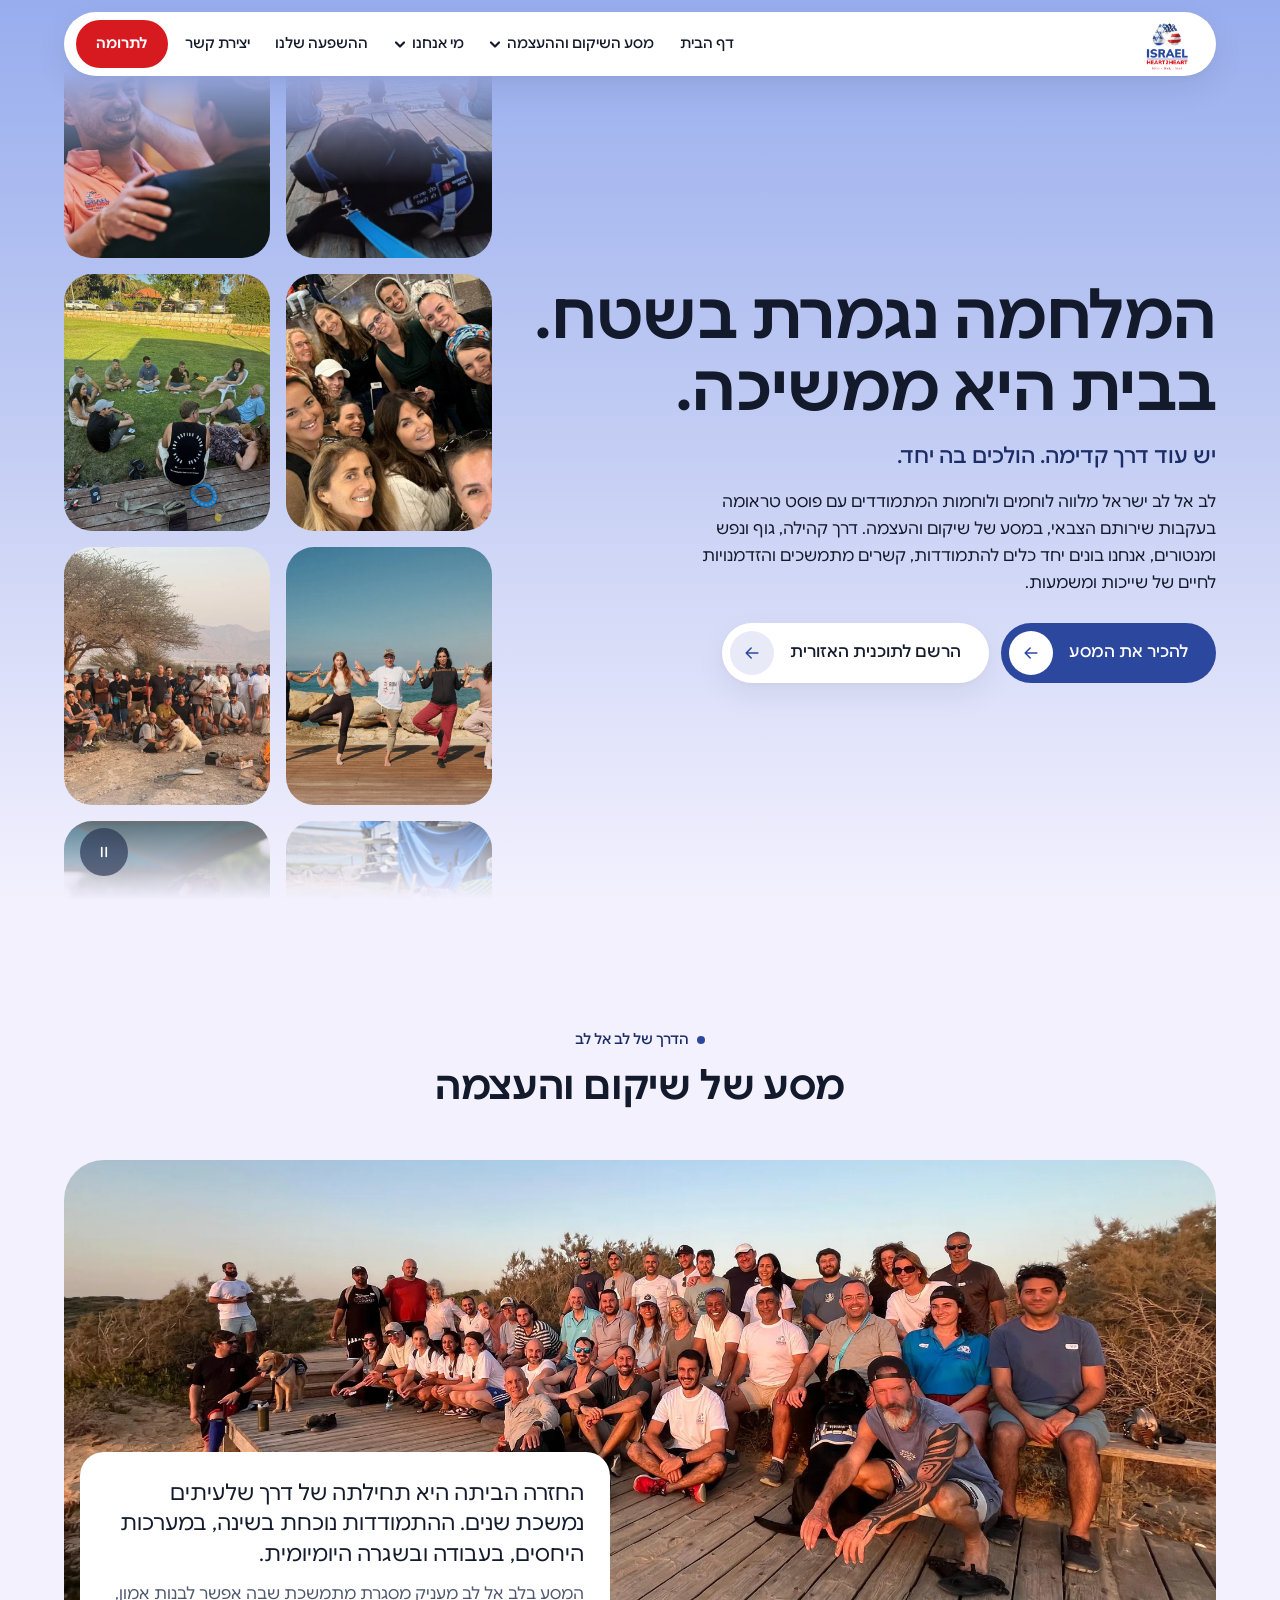
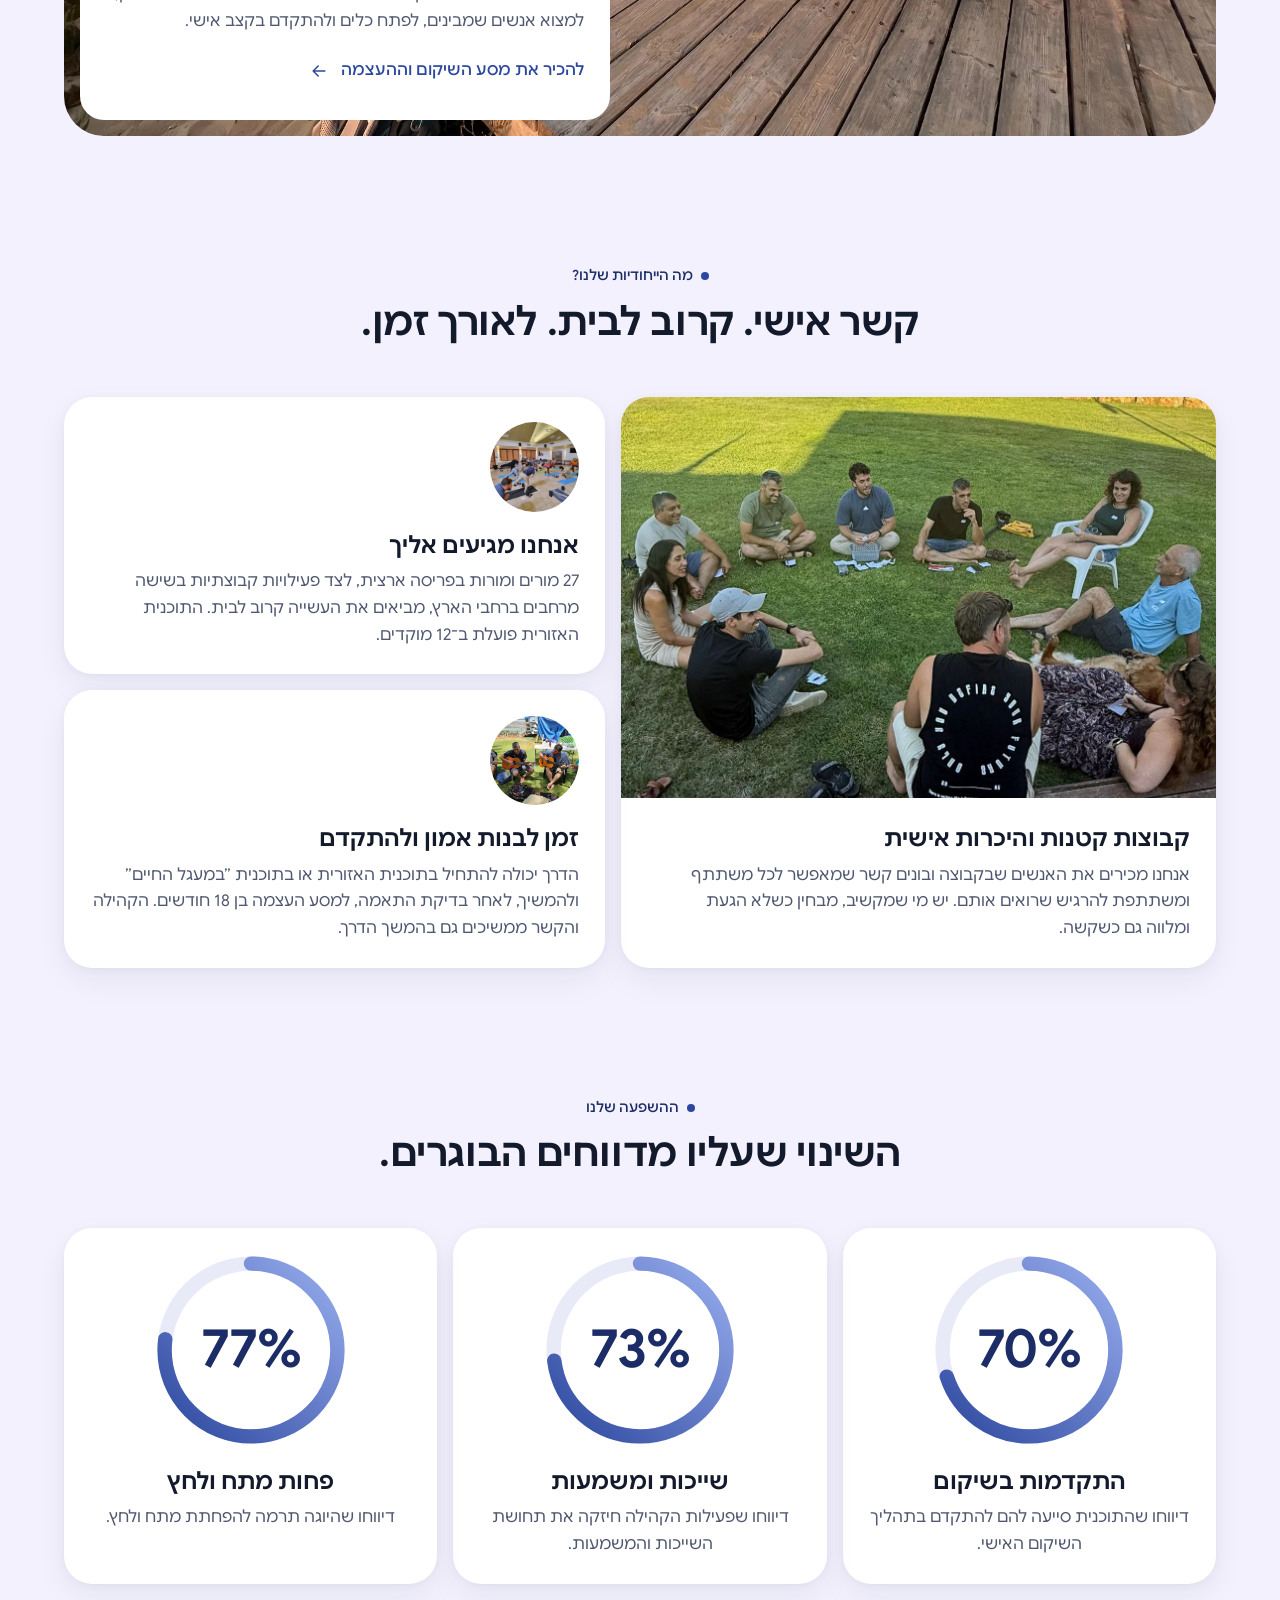
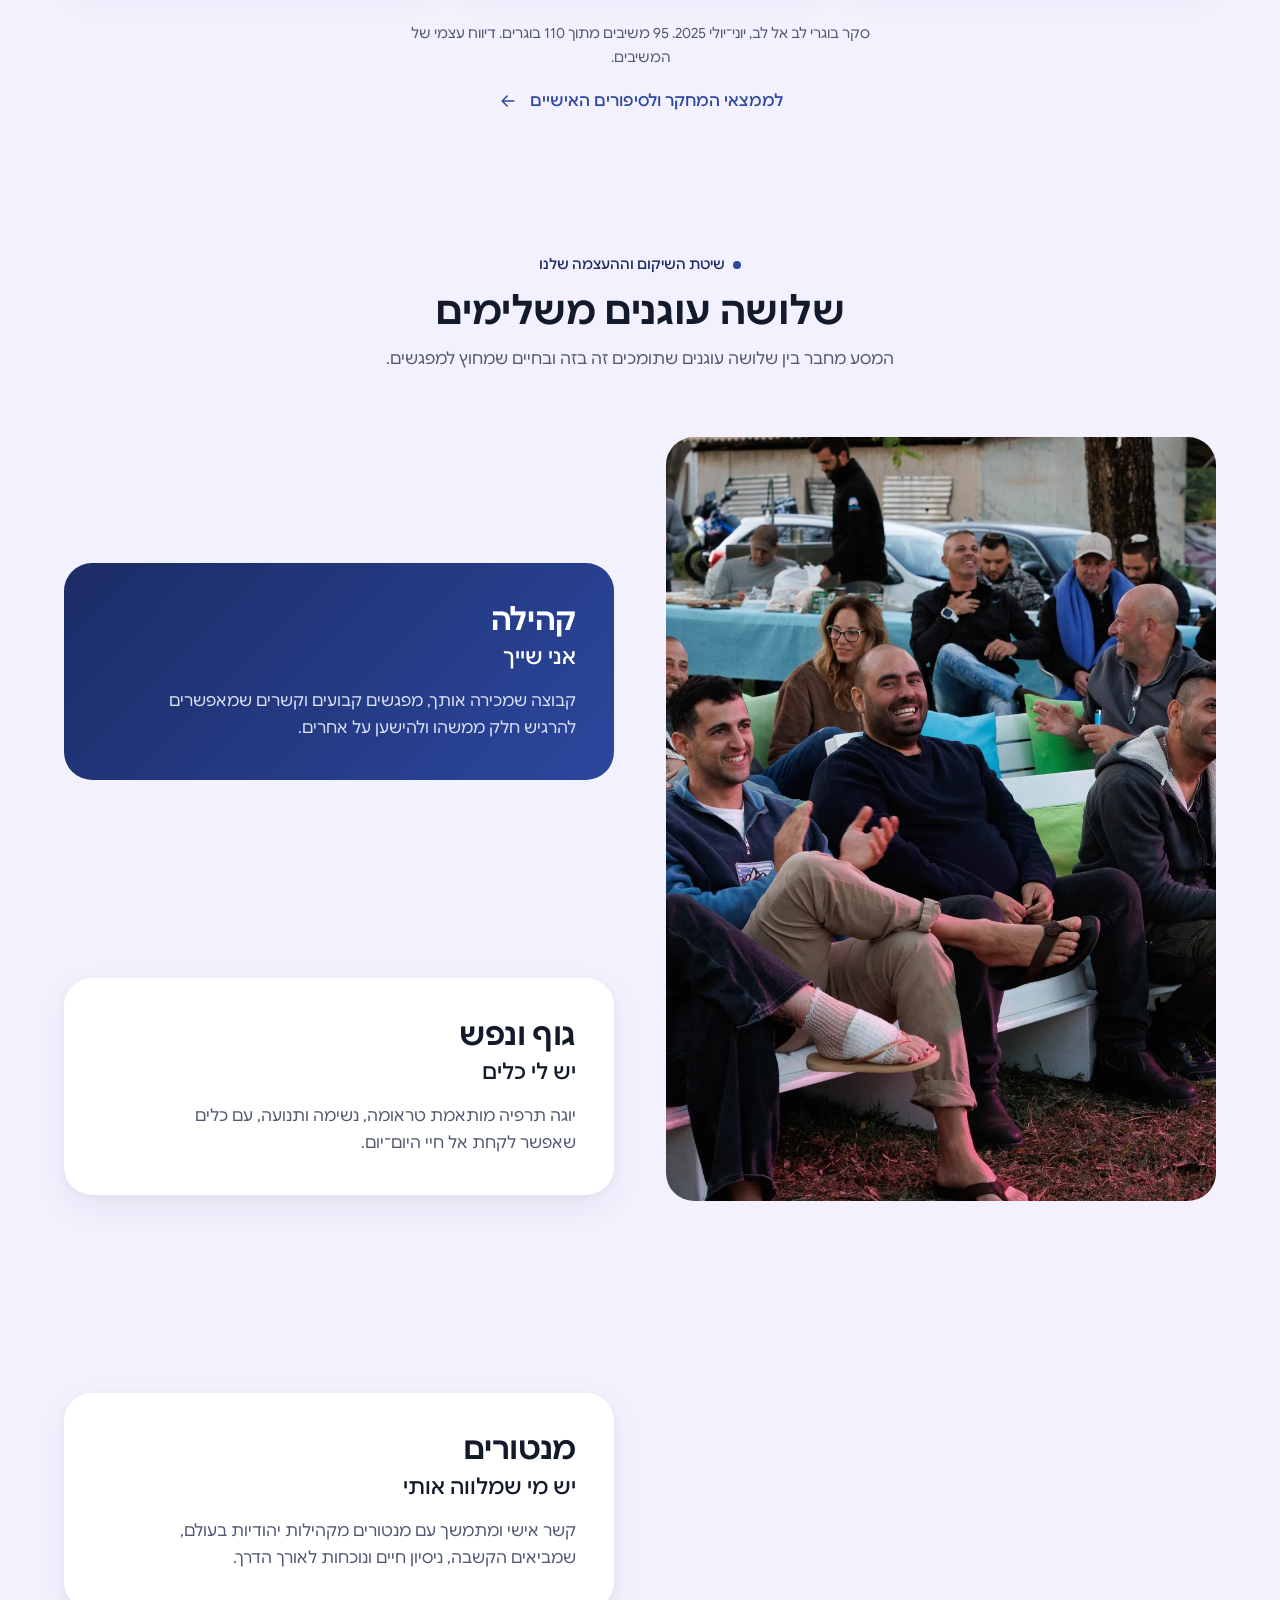
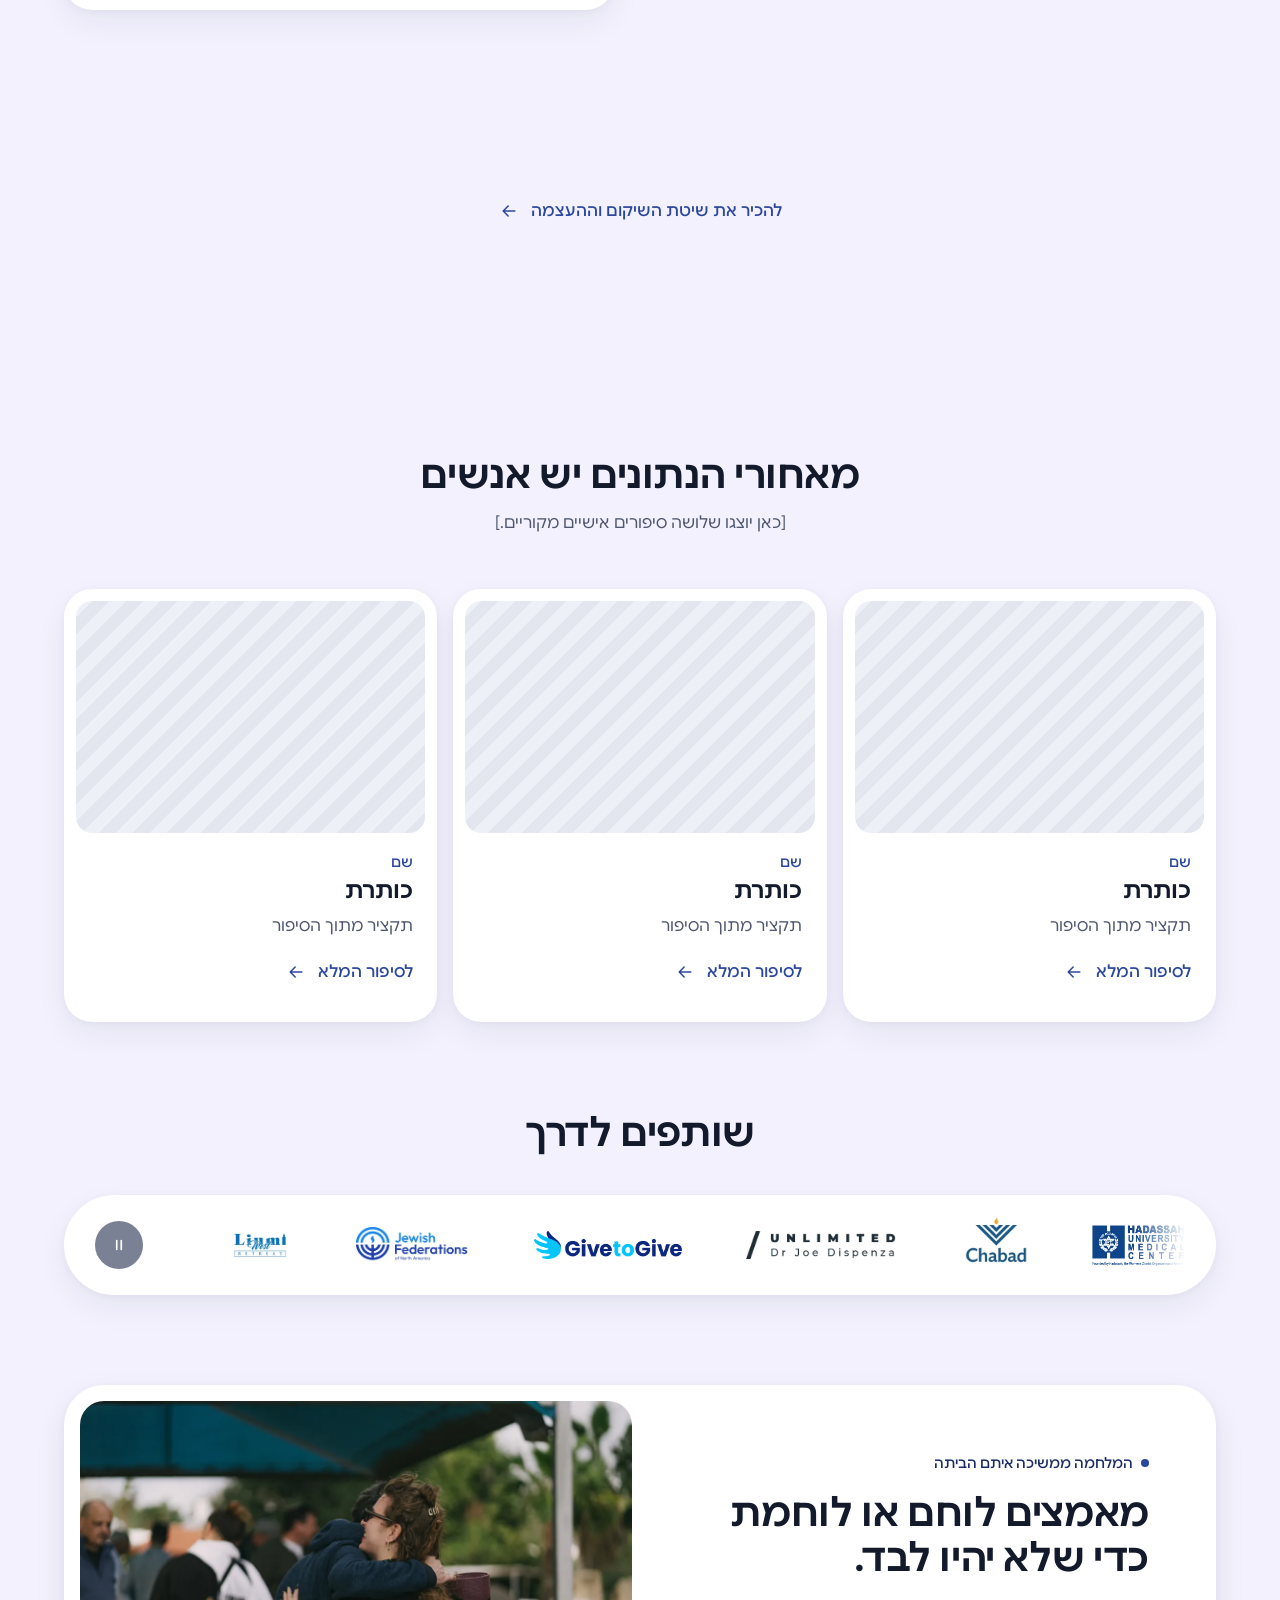
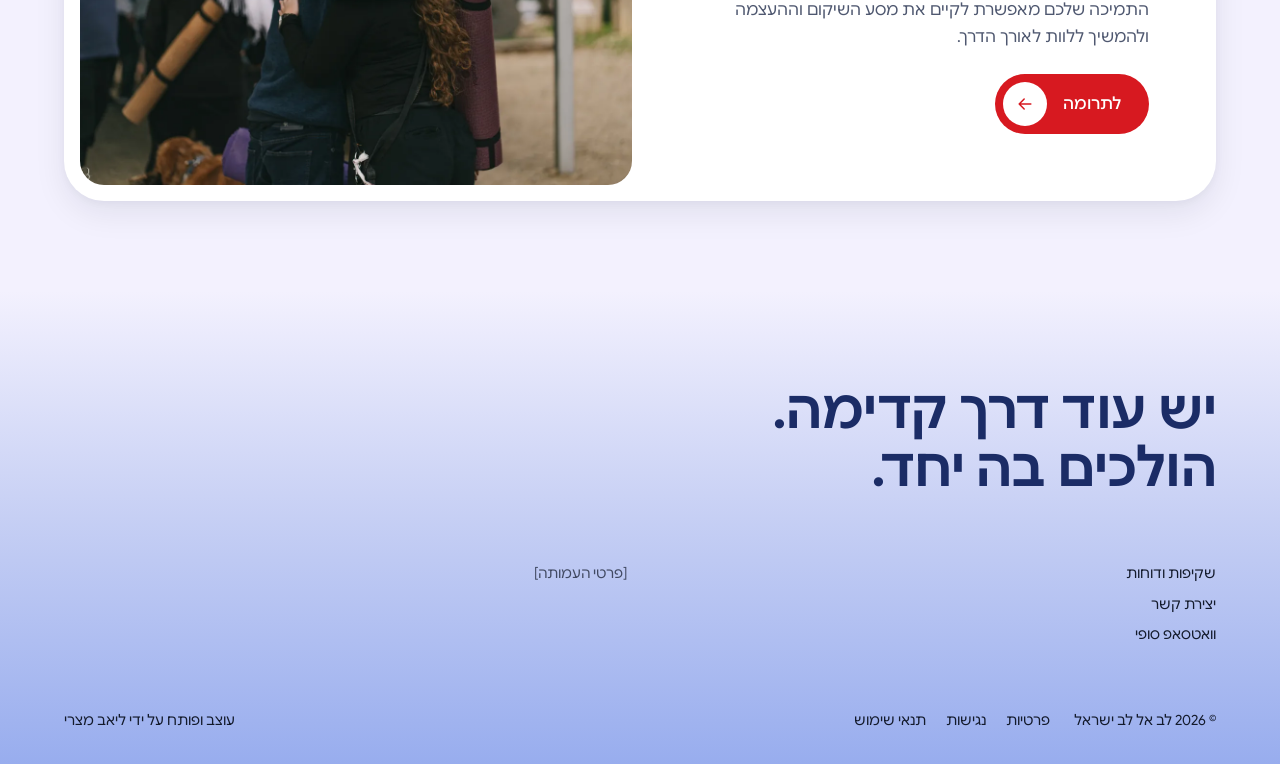
<file: modern/index.html>
<!DOCTYPE html>
<html lang="he" dir="rtl">
<head>
<meta charset="utf-8"><meta name="viewport" content="width=device-width, initial-scale=1">
<meta name="robots" content="noindex, nofollow">
<title>לב אל לב ישראל</title>
<link rel="preload" as="font" href="../assets/fonts/GoogleSans-Bold.woff2" type="font/woff2" crossorigin>
<link rel="icon" href="../assets/logo/logo.webp">
<link rel="stylesheet" href="../assets/shared.css?v=202611041538">
<style>
/* סקיצה 2, מודרנית רגועה.
   מהות: מקום שלא צריך להסביר בו הכול. נשימה, רכות, אנשים.
   עור: Soft Modern (MV:s09), והרקע הוא מעבר הצבע מרקע הפורטרטים במצגת הצוות, #98adee אל #f3f1fe, שליאב אהב בפגישה.
   הירו MV:h14; הדר MV:hd3. כחול המותג עובד, אדום רק לתרומה. */
:root{--bg-top:#98ADEE;--bg-bottom:#F3F1FE;--surface-2:#E9EAF8;--fs-h1:clamp(38px, min(4.3vw, 8vh) + 0.5rem, 104px)}
@media (max-width:480px){:root{--fs-h1:clamp(32px, 9.6vw, 38px)}}
body{background:var(--bg-bottom)}

/* הדר: גלולה לבנה צפה */
.hd{padding:12px var(--gutter) 0}
.hd-in{height:clamp(64px, 4.6vw, 80px);padding-inline:16px 12px;background:var(--white);border-radius:999px;box-shadow:0 2px 8px rgba(19,26,43,.04),0 12px 32px rgba(19,26,43,.08)}
.hd-logo{height:clamp(52px, 3.8vw, 68px);padding-inline-start:8px}

/* הירו */
.hero{position:relative;display:grid;grid-template-columns:1.24fr .76fr;gap:var(--gap-m);min-height:100svh;padding-inline:var(--gutter);background:linear-gradient(180deg,var(--bg-top) 0%,#C6CFF4 52%,var(--bg-bottom) 100%);overflow:hidden}
.txt{display:flex;flex-direction:column;justify-content:center;align-items:flex-start;gap:clamp(16px, 1.4vw, 32px);padding-block:calc(var(--header-h) + 40px) 48px}
.line2{font-size:var(--fs-lead);line-height:1.4;font-weight:500;color:var(--blue-deep)}
.lead{max-width:var(--measure)}
.cta{display:flex;flex-wrap:wrap;gap:12px;margin-top:8px}
.pill{display:inline-flex;align-items:center;gap:16px;min-height:60px;padding-block:8px;padding-inline:28px 8px;border-radius:999px;font-weight:500;text-decoration:none;white-space:nowrap;transition:box-shadow .3s var(--ease)}
.pill i{display:grid;place-items:center;width:44px;height:44px;border-radius:999px;transition:transform .2s var(--ease)}
.pill svg{width:20px;height:20px;fill:none;stroke:currentColor;stroke-width:1.8;stroke-linecap:round;stroke-linejoin:round}
.pill.solid{background:var(--blue);color:var(--white)}
.pill.solid i{background:var(--white);color:var(--blue)}
.pill.soft{background:var(--white);color:var(--ink);box-shadow:0 2px 8px rgba(19,26,43,.04),0 12px 32px rgba(19,26,43,.06)}
.pill.soft i{background:var(--surface-2);color:var(--blue)}
@media (hover:hover) and (pointer:fine){.pill:hover i{transform:translateX(-4px)}}

.vis{position:relative;display:grid;grid-template-columns:1fr 1fr;gap:16px;overflow:hidden;height:100svh;-webkit-mask-image:linear-gradient(to bottom,transparent 72px,#000 184px,#000 86%,transparent);mask-image:linear-gradient(to bottom,transparent 72px,#000 184px,#000 86%,transparent)}
.col{display:flex;flex-direction:column;gap:16px;animation:up 70s linear infinite}
.col.dn{animation-name:dn;animation-duration:84s}
.col img{width:100%;aspect-ratio:4/5;object-fit:cover;border-radius:28px}
@keyframes up{to{transform:translateY(calc(-50% - 8px))}}
@keyframes dn{from{transform:translateY(calc(-50% - 8px))}to{transform:none}}
.hero.paused .col{animation-play-state:paused}
@media (hover:hover) and (pointer:fine){.vis:hover .col{animation-play-state:paused}}
.hero .hpp{position:absolute;inset-block-end:24px;inset-inline-end:calc(var(--gutter) + 16px);z-index:2}
@media (prefers-reduced-motion:reduce){.col{animation:none}.hero .hpp{display:none}}

/* הסקשן הכבד: שלושה עוגנים. התמונה נדבקת והכרטיס שבמרכז המסך נדלק */
.anchors{padding:var(--sec-loose) var(--gutter)}
.head{text-align:center;max-width:clamp(760px, 52vw, 1240px);margin-inline:auto;display:flex;flex-direction:column;align-items:center;gap:12px}
.eyebrow{display:inline-flex;align-items:center;gap:8px;font-size:var(--fs-meta);font-weight:500;color:var(--blue-deep)}
.eyebrow::before{content:"";width:8px;height:8px;border-radius:50%;background:var(--blue)}
.head p:last-child{max-width:var(--measure);color:var(--muted)}
.stage{display:grid;grid-template-columns:1fr 1fr;gap:clamp(24px, 4vw, 96px);margin-top:clamp(48px, 5vw, 112px);align-items:start}
.photo{position:sticky;top:calc(var(--header-h) + 24px);height:calc(100svh - var(--header-h) - 64px);max-height:860px;border-radius:28px;overflow:hidden;background:var(--surface-2)}
.photo img{position:absolute;inset:0;width:100%;height:100%;object-fit:cover;opacity:0;transition:opacity .7s var(--ease)}
.photo img.on{opacity:1}
.cards{display:flex;flex-direction:column;gap:clamp(24px, 22vh, 224px);padding-block:clamp(24px, 14vh, 160px)}
.card{padding:clamp(28px, 3vw, 64px);border-radius:28px;background:var(--white);box-shadow:0 2px 8px rgba(19,26,43,.04),0 12px 32px rgba(19,26,43,.06);transition:background-color .5s var(--ease),color .5s var(--ease),box-shadow .5s var(--ease)}
.card img{display:none}
.card h3{font-size:clamp(24px, 2vw + 0.3rem, 52px);line-height:1.22;letter-spacing:-.01em}
.card h3 span{display:block;font-size:var(--fs-lead);line-height:1.4;font-weight:500;letter-spacing:0;margin-top:4px}
.card p{margin-top:16px;max-width:42ch;color:var(--muted);transition:color .5s var(--ease)}
.card.on{background:linear-gradient(135deg,var(--blue-deep),var(--blue));color:var(--white);box-shadow:none}
.card.on p{color:#DDE3F6}
.more{display:flex;justify-content:center;margin-top:clamp(40px, 4vw, 96px);color:var(--blue)}

/* הדרך: תמונה רחבה בפינות רכות, וכרטיס לבן שיושב עליה */
.way{padding:var(--sec-loose) var(--gutter) 0}
.frame{position:relative;margin-top:clamp(40px, 4vw, 96px);border-radius:40px;overflow:hidden}
.frame>img{width:100%;aspect-ratio:2/1;object-fit:cover}
.float{position:absolute;inset-block-end:16px;inset-inline-end:16px;width:min(46%, 760px);padding:var(--pad-card);display:grid;gap:12px;justify-items:start;background:var(--white);border-radius:24px}
.float .big{font-size:var(--fs-lead);line-height:1.45}
.float p:not(.big){color:var(--muted)}
.float .textlink{color:var(--blue)}

/* הייחודיות: קופסאות ברוחב לא שווה */
.uniq{padding:var(--sec-loose) var(--gutter) 0}
.bento{display:grid;grid-template-columns:1.1fr 1fr;gap:16px;margin-top:clamp(40px, 4vw, 96px)}
.b{padding:var(--pad-card);background:var(--white);border-radius:28px;box-shadow:0 2px 8px rgba(19,26,43,.04),0 12px 32px rgba(19,26,43,.06)}
.b p{margin-top:8px;color:var(--muted);max-width:52ch}
.b.big{grid-row:span 2;display:flex;flex-direction:column;padding:0;overflow:hidden}
.b.big img{flex:1 1 320px;min-height:0;height:0;width:100%;object-fit:cover}
.b.big .in{padding:var(--pad-card)}
.av{width:clamp(88px, 7vw, 136px);height:clamp(88px, 7vw, 136px);border-radius:50%;object-fit:cover;margin-bottom:clamp(16px, 1.4vw, 28px)}

/* ההשפעה: טבעות, הצורה העגולה ששמיל אהב. כל טבעת נמלאת פעם אחת כשהיא נכנסת למסך */
.impact{padding:var(--sec-loose) var(--gutter) 0}
.rings{display:grid;grid-template-columns:repeat(3,1fr);gap:16px;margin-top:clamp(40px, 4vw, 96px)}
.r{padding:var(--pad-card);background:var(--white);border-radius:28px;text-align:center;box-shadow:0 2px 8px rgba(19,26,43,.04),0 12px 32px rgba(19,26,43,.06)}
.ring{position:relative;width:clamp(168px, 15vw, 320px);margin-inline:auto}
.ring svg{width:100%;height:auto;overflow:visible}
.ring circle{fill:none;stroke-width:9}
.ring .t{stroke:var(--surface-2)}
.ring .v{stroke:url(#ringG);stroke-linecap:round;stroke-dasharray:100;stroke-dashoffset:calc(100 - var(--v));transform:rotate(-90deg);transform-origin:center;transition:stroke-dashoffset 1.6s var(--ease)}
.anim .r:not(.in) .v{stroke-dashoffset:100}
.ring b{position:absolute;inset:0;display:grid;place-items:center;direction:ltr;font-size:clamp(44px, 3.6vw + 0.4rem, 92px);line-height:1;font-weight:700;letter-spacing:-.02em;color:var(--blue-deep)}
.r h3{margin-top:clamp(16px, 1.6vw, 32px)}
.r p{margin-top:8px;margin-inline:auto;max-width:34ch;color:var(--muted)}
.src{display:flex;flex-direction:column;align-items:center;gap:8px;margin-top:clamp(32px, 3vw, 64px);text-align:center}
.src small{font-size:var(--fs-meta);color:var(--muted);max-width:var(--measure)}
.src .textlink{color:var(--blue)}

/* סיפורים: מקום שמור, עד שיגיעו סיפורים ואישורי פרסום */
.stories{padding:var(--sec) var(--gutter) 0}
.ss{display:grid;grid-template-columns:repeat(3,1fr);gap:16px;margin-top:clamp(40px, 4vw, 96px)}
.s{padding:12px 12px var(--pad-card);background:var(--white);border-radius:28px;box-shadow:0 2px 8px rgba(19,26,43,.04),0 12px 32px rgba(19,26,43,.06)}
.s .ph-img{aspect-ratio:3/2;border-radius:16px}
.s small,.s h3,.s p,.s .textlink{margin-inline:clamp(12px, 1vw, 24px)}
.s small{display:block;margin-top:clamp(16px, 1.4vw, 28px);font-size:var(--fs-meta);font-weight:500;color:var(--blue)}
.s p{margin-top:8px;color:var(--muted)}
.s .textlink{margin-top:8px;color:var(--blue)}

/* שותפים: גלולה לבנה אחת */
.partners{padding:var(--sec) var(--gutter) 0;text-align:center}
.partners .mq-row{margin-top:clamp(32px, 3vw, 64px);padding:clamp(16px, 1.4vw, 32px) clamp(24px, 2.4vw, 48px);background:var(--white);border-radius:999px;box-shadow:0 2px 8px rgba(19,26,43,.04),0 12px 32px rgba(19,26,43,.06)}

/* קריאה לאימוץ */
.adopt{display:grid;grid-template-columns:1fr 1fr;gap:16px;margin:var(--sec) var(--gutter);padding:16px;background:var(--white);border-radius:40px;box-shadow:0 2px 8px rgba(19,26,43,.04),0 12px 32px rgba(19,26,43,.08)}
.adopt-txt{display:flex;flex-direction:column;align-items:flex-start;justify-content:center;gap:clamp(12px, 1.2vw, 24px);padding:clamp(24px, 4vw, 96px)}
.adopt-txt>p:not(.eyebrow){color:var(--muted);max-width:44ch}
.adopt img{width:100%;height:100%;min-height:clamp(280px, 30vw, 640px);object-fit:cover;border-radius:24px}
.pill.red{background:var(--red);color:var(--white);margin-top:8px;transition:background-color .2s var(--ease)}
.pill.red i{background:var(--white);color:var(--red)}
@media (hover:hover) and (pointer:fine){.pill.red:hover{background:var(--red-hover)}}

/* פוטר MV:ft1: סוגר גדול, על אותו מעבר צבע של הפתיחה, הפוך */
.ft1{display:grid;gap:clamp(48px, 5vw, 112px);padding:var(--sec) var(--gutter) 32px;background:linear-gradient(0deg,var(--bg-top) 0%,#C6CFF4 52%,var(--bg-bottom) 100%);color:var(--ink)}
.ft1 .ft-line{color:var(--blue-deep)}
.ft1-cols{display:grid;grid-template-columns:1fr 1fr;gap:var(--gap-m)}
@media (hover:hover) and (pointer:fine){.ft1 a:hover{color:var(--blue)}}

@media (max-width:860px){
  .frame{border-radius:28px;overflow:visible}
  .frame>img{aspect-ratio:3/2;border-radius:28px}
  .float{position:relative;inset:auto;width:auto;margin:-32px 12px 0}
  .bento,.rings,.ss{grid-template-columns:1fr}
  .stories .head{text-align:start}
  .stories .head p{margin-inline:0}
  .b.big img{flex:none;height:auto;aspect-ratio:3/2}
  .partners .mq-row{border-radius:28px;padding-inline:16px}
  .adopt{grid-template-columns:1fr}
  .adopt-txt{order:2;padding:16px 16px 24px}
  .adopt img{aspect-ratio:3/2;height:auto;min-height:0}
  .pill.red{align-self:stretch;justify-content:space-between}
  .ft1-cols{grid-template-columns:1fr 1fr}
  .hd{padding:8px 12px 0}
  .hero{grid-template-columns:1fr;grid-template-rows:auto minmax(150px,1fr);gap:8px;padding-inline:24px;height:100svh;min-height:640px}
  .txt{padding-block:calc(var(--header-h) + 24px) 0;gap:12px}
  .cta{gap:8px;margin-top:4px}
  .pill{min-height:52px;padding-inline:20px 6px;gap:8px;font-size:15px}
  .pill i{width:40px;height:40px}
  .vis{height:auto;min-height:0;margin-inline:-24px;padding-inline:12px;gap:10px;-webkit-mask-image:linear-gradient(to bottom,transparent,#000 22%,#000 100%);mask-image:linear-gradient(to bottom,transparent,#000 22%,#000 100%)}
  .col{gap:10px}
  .col img{border-radius:20px}
  .hero .hpp{inset-inline-end:16px;inset-block-end:16px}
  .stage{grid-template-columns:1fr}
  .photo{display:none}
  .cards{gap:16px;padding-block:0}
  .card{padding:0 0 28px;overflow:hidden}
  .card img{display:block;width:100%;aspect-ratio:3/2;object-fit:cover;margin-bottom:24px}
  .card h3,.card p{margin-inline:24px}
}
</style>
</head>
<body>
<a class="skip" href="#main">דלג לתוכן</a>

<header class="hd">
  <div class="hd-in">
    <a class="hd-logo" href="./" aria-label="לב אל לב ישראל, לדף הבית"><img src="../assets/logo/logo.webp" alt="Israel Heart2Heart" width="620" height="640"></a>
    <button aria-controls="hdNav" class="hd-burger" type="button" aria-expanded="false" aria-label="פתיחת התפריט"><svg viewBox="0 0 24 24" aria-hidden="true"><path d="M4 7h16M4 12h16M4 17h16"/></svg></button>
    <nav id="hdNav" class="hd-nav" aria-label="ראשי">
      <div class="hd-item"><a class="hd-link" href="./" aria-current="page">דף הבית</a></div>
      <div class="hd-item"><a class="hd-link" href="#">מסע השיקום וההעצמה <svg viewBox="0 0 12 12" aria-hidden="true"><path d="M2 4.5 6 8.5 10 4.5"/></svg></a>
        <div class="hd-sub"><a href="#">התוכנית האזורית</a><a href="#"><span>הדסה</span> <small>במעגל החיים</small></a><a href="#">התוכנית הכללית</a><a href="#">אחיות שבלב</a><a href="#">קהילת הבוגרים</a></div></div>
      <div class="hd-item"><a class="hd-link" href="#">מי אנחנו <svg viewBox="0 0 12 12" aria-hidden="true"><path d="M2 4.5 6 8.5 10 4.5"/></svg></a>
        <div class="hd-sub"><a href="#">האנשים שמאחורי לב אל לב</a><a href="#">השגרירים שלנו</a><a href="#">שקיפות ודוחות</a></div></div>
      <div class="hd-item"><a class="hd-link" href="#">ההשפעה שלנו</a></div>
      <div class="hd-item"><a class="hd-link" href="#">יצירת קשר</a></div>
      <a class="btn-donate" href="#" data-missing="חסר מהעמותה: קישור למערכת התרומות">לתרומה</a>
    </nav>
  </div>
</header>

<main id="main" tabindex="-1">
  <section class="hero" id="hero">
    <div class="txt">
      <h1 class="rv"><span class="ln">המלחמה נגמרת בשטח.</span> <span class="ln">בבית היא ממשיכה.</span></h1>
      <p class="line2 rv">יש עוד דרך קדימה. הולכים בה יחד.</p>
      <p class="lead rv">לב אל לב ישראל מלווה לוחמים ולוחמות המתמודדים עם פוסט טראומה בעקבות שירותם הצבאי, במסע של שיקום והעצמה. דרך קהילה, גוף ונפש ומנטורים, אנחנו בונים יחד כלים להתמודדות, קשרים מתמשכים והזדמנויות לחיים של שייכות ומשמעות.</p>
      <div class="cta rv">
        <a class="pill solid" href="#">להכיר את המסע <i><svg viewBox="0 0 24 24" aria-hidden="true"><path d="M19 12H5M11 6l-6 6 6 6"/></svg></i></a>
        <a class="pill soft" href="#" data-missing="חסר מהעמותה: קישור לטופס במאנדיי">הרשם לתוכנית האזורית <i><svg viewBox="0 0 24 24" aria-hidden="true"><path d="M19 12H5M11 6l-6 6 6 6"/></svg></i></a>
      </div>
    </div>
    <div class="vis rv" role="img" aria-label="צילומים ממפגשי לב אל לב: קבוצות, יוגה מול הים, חיבוקים ושקיעה">
      <div class="col" aria-hidden="true">
        <img src="../assets/img/sea-dog.webp" alt="" fetchpriority="high"><img src="../assets/img/sisters.webp" alt=""><img src="../assets/img/yoga-sea.webp" alt=""><img src="../assets/img/guitars.webp" alt="">
        <img src="../assets/img/sea-dog.webp" alt=""><img src="../assets/img/sisters.webp" alt=""><img src="../assets/img/yoga-sea.webp" alt=""><img src="../assets/img/guitars.webp" alt="">
      </div>
      <div class="col dn" aria-hidden="true">
        <img src="../assets/img/hug.webp" alt=""><img src="../assets/img/circle.webp" alt=""><img src="../assets/img/desert.webp" alt=""><img src="../assets/img/hug-mat.webp" alt="">
        <img src="../assets/img/hug.webp" alt=""><img src="../assets/img/circle.webp" alt=""><img src="../assets/img/desert.webp" alt=""><img src="../assets/img/hug-mat.webp" alt="">
      </div>
    </div>
    <button class="hpp" type="button" aria-pressed="false" aria-label="עצירת התמונות הזזות"><svg class="i-pause" viewBox="0 0 24 24" aria-hidden="true"><path d="M9 6v12M15 6v12"/></svg><svg class="i-play" viewBox="0 0 24 24" aria-hidden="true"><path d="M8 5.5v13l10.5-6.5z"/></svg></button>
  </section>

  <section class="way" id="way">
    <div class="head" data-sr>
      <p class="eyebrow">הדרך של לב אל לב</p>
      <h2>מסע של שיקום והעצמה</h2>
    </div>
    <div class="frame" data-sr>
      <img src="../assets/img/group-sunset.webp" alt="קבוצה גדולה של משתתפי לב אל לב על משטח עץ בשקיעה" width="2000" height="1080" loading="lazy">
      <div class="float">
        <p class="big">החזרה הביתה היא תחילתה של דרך שלעיתים נמשכת שנים. ההתמודדות נוכחת בשינה, במערכות היחסים, בעבודה ובשגרה היומיומית.</p>
        <p>המסע בלב אל לב מעניק מסגרת מתמשכת שבה אפשר לבנות אמון, למצוא אנשים שמבינים, לפתח כלים ולהתקדם בקצב אישי.</p>
        <a class="textlink" href="#">להכיר את מסע השיקום וההעצמה <svg viewBox="0 0 24 24" aria-hidden="true"><path d="M19 12H5M11 6l-6 6 6 6"/></svg></a>
      </div>
    </div>
  </section>

  <section class="uniq" id="uniq">
    <div class="head" data-sr>
      <p class="eyebrow">מה הייחודיות שלנו?</p>
      <h2>קשר אישי. קרוב לבית. לאורך זמן.</h2>
    </div>
    <div class="bento">
      <article class="b big" data-sr><img src="../assets/img/circle.webp" alt="קבוצה קטנה יושבת במעגל על הדשא" width="1200" height="1600" loading="lazy"><div class="in"><h3>קבוצות קטנות והיכרות אישית</h3><p>אנחנו מכירים את האנשים שבקבוצה ובונים קשר שמאפשר לכל משתתף ומשתתפת להרגיש שרואים אותם. יש מי שמקשיב, מבחין כשלא הגעת ומלווה גם כשקשה.</p></div></article>
      <article class="b" data-sr><img class="av" src="../assets/img/yoga-hall.webp" alt="שיעור יוגה באולם" width="1600" height="900" loading="lazy"><h3>אנחנו מגיעים אליך</h3><p>27 מורים ומורות בפריסה ארצית, לצד פעילויות קבוצתיות בשישה מרחבים ברחבי הארץ, מביאים את העשייה קרוב לבית. התוכנית האזורית פועלת ב־12 מוקדים.</p></article>
      <article class="b" data-sr><img class="av" src="../assets/img/guitars.webp" alt="משתתפים מנגנים יחד בגיטרות על הדשא" width="800" height="600" loading="lazy"><h3>זמן לבנות אמון ולהתקדם</h3><p>הדרך יכולה להתחיל בתוכנית האזורית או בתוכנית ״במעגל החיים״ ולהמשיך, לאחר בדיקת התאמה, למסע העצמה בן 18 חודשים. הקהילה והקשר ממשיכים גם בהמשך הדרך.</p></article>
    </div>
  </section>

  <section class="impact" id="impact">
    <div class="head" data-sr>
      <p class="eyebrow">ההשפעה שלנו</p>
      <h2>השינוי שעליו מדווחים הבוגרים.</h2>
    </div>
    <svg width="0" height="0" style="position:absolute" aria-hidden="true"><defs><linearGradient id="ringG" x1="0" y1="0" x2="1" y2="1"><stop offset="0" stop-color="#2C479E"/><stop offset="1" stop-color="#98ADEE"/></linearGradient></defs></svg>
    <div class="rings" id="rings">
      <article class="r"><div class="ring"><svg viewBox="0 0 120 120" aria-hidden="true"><circle class="t" cx="60" cy="60" r="54"/><circle class="v" cx="60" cy="60" r="54" pathLength="100" style="--v:70"/></svg><b>70%</b></div><h3>התקדמות בשיקום</h3><p>דיווחו שהתוכנית סייעה להם להתקדם בתהליך השיקום האישי.</p></article>
      <article class="r"><div class="ring"><svg viewBox="0 0 120 120" aria-hidden="true"><circle class="t" cx="60" cy="60" r="54"/><circle class="v" cx="60" cy="60" r="54" pathLength="100" style="--v:73"/></svg><b>73%</b></div><h3>שייכות ומשמעות</h3><p>דיווחו שפעילות הקהילה חיזקה את תחושת השייכות והמשמעות.</p></article>
      <article class="r"><div class="ring"><svg viewBox="0 0 120 120" aria-hidden="true"><circle class="t" cx="60" cy="60" r="54"/><circle class="v" cx="60" cy="60" r="54" pathLength="100" style="--v:77"/></svg><b>77%</b></div><h3>פחות מתח ולחץ</h3><p>דיווחו שהיוגה תרמה להפחתת מתח ולחץ.</p></article>
    </div>
    <div class="src">
      <small>סקר בוגרי לב אל לב, יוני־יולי 2025. 95 משיבים מתוך 110 בוגרים. דיווח עצמי של המשיבים.</small>
      <a class="textlink" href="#">לממצאי המחקר ולסיפורים האישיים <svg viewBox="0 0 24 24" aria-hidden="true"><path d="M19 12H5M11 6l-6 6 6 6"/></svg></a>
    </div>
  </section>

  <section class="anchors" id="anchors">
    <div class="head">
      <p class="eyebrow">שיטת השיקום וההעצמה שלנו</p>
      <h2>שלושה עוגנים משלימים</h2>
      <p>המסע מחבר בין שלושה עוגנים שתומכים זה בזה ובחיים שמחוץ למפגשים.</p>
    </div>
    <div class="stage">
      <div class="photo" aria-hidden="true">
        <img class="on" src="../assets/img/group-sofas.webp" alt="" loading="lazy">
        <img src="../assets/img/yoga-sea.webp" alt="" loading="lazy">
        <img src="../assets/img/hug.webp" alt="" loading="lazy">
      </div>
      <div class="cards">
        <article class="card on"><img src="../assets/img/group-sofas.webp" alt="" loading="lazy"><h3>קהילה <span>אני שייך</span></h3><p>קבוצה שמכירה אותך, מפגשים קבועים וקשרים שמאפשרים להרגיש חלק ממשהו ולהישען על אחרים.</p></article>
        <article class="card"><img src="../assets/img/yoga-sea.webp" alt="" loading="lazy"><h3>גוף ונפש <span>יש לי כלים</span></h3><p>יוגה תרפיה מותאמת טראומה, נשימה ותנועה, עם כלים שאפשר לקחת אל חיי היום־יום.</p></article>
        <article class="card"><img src="../assets/img/hug.webp" alt="" loading="lazy"><h3>מנטורים <span>יש מי שמלווה אותי</span></h3><p>קשר אישי ומתמשך עם מנטורים מקהילות יהודיות בעולם, שמביאים הקשבה, ניסיון חיים ונוכחות לאורך הדרך.</p></article>
      </div>
    </div>
    <div class="more"><a class="textlink" href="#">להכיר את שיטת השיקום וההעצמה <svg viewBox="0 0 24 24" aria-hidden="true"><path d="M19 12H5M11 6l-6 6 6 6"/></svg></a></div>
  </section>

  <section class="stories" id="stories">
    <div class="head" data-sr>
      <h2>מאחורי הנתונים יש אנשים</h2>
      <p>[כאן יוצגו שלושה סיפורים אישיים מקוריים.]</p>
    </div>
    <div class="ss">
      <article class="s" data-sr><div class="ph-img" role="img" aria-label="תמונה"></div><small>שם</small><h3>כותרת</h3><p>תקציר מתוך הסיפור</p><a class="textlink" href="#" data-missing="חסר מהעמותה: סיפור עם תמונה ואישור פרסום בכתב">לסיפור המלא <svg viewBox="0 0 24 24" aria-hidden="true"><path d="M19 12H5M11 6l-6 6 6 6"/></svg></a></article>
      <article class="s" data-sr><div class="ph-img" role="img" aria-label="תמונה"></div><small>שם</small><h3>כותרת</h3><p>תקציר מתוך הסיפור</p><a class="textlink" href="#" data-missing="חסר מהעמותה: סיפור עם תמונה ואישור פרסום בכתב">לסיפור המלא <svg viewBox="0 0 24 24" aria-hidden="true"><path d="M19 12H5M11 6l-6 6 6 6"/></svg></a></article>
      <article class="s" data-sr><div class="ph-img" role="img" aria-label="תמונה"></div><small>שם</small><h3>כותרת</h3><p>תקציר מתוך הסיפור</p><a class="textlink" href="#" data-missing="חסר מהעמותה: סיפור עם תמונה ואישור פרסום בכתב">לסיפור המלא <svg viewBox="0 0 24 24" aria-hidden="true"><path d="M19 12H5M11 6l-6 6 6 6"/></svg></a></article>
    </div>
  </section>

  <section class="partners" id="partners">
    <h2>שותפים לדרך</h2>
    <div class="mq-row">
      <div class="mq"><div class="mq-track">
        <img src="../assets/partners/hadassah.webp" alt="Hadassah" width="183" height="85" style="--h:.68" loading="lazy"><img src="../assets/partners/chabad.webp" alt="Chabad" width="160" height="160" loading="lazy"><img src="../assets/partners/dispenza.webp" alt="Dr. Joe Dispenza" width="480" height="86" style="--h:.43" loading="lazy"><img src="../assets/partners/give2give.webp" alt="Give to Give" width="480" height="89" style="--h:.43" loading="lazy"><img src="../assets/partners/federations.webp" alt="Jewish Federations of North America" width="480" height="154" style="--h:.57" loading="lazy"><img src="../assets/partners/liumi.webp" alt="Liumi West Retreat" width="160" height="160" loading="lazy"><img src="../assets/partners/sheba.webp" alt="Sheba" width="313" height="160" style="--h:.71" loading="lazy"><img src="../assets/partners/reichman.webp" alt="אוניברסיטת רייכמן" width="263" height="160" style="--h:.78" loading="lazy"><img src="../assets/partners/lovingmoms.webp" alt="Loving Moms" width="251" height="160" style="--h:.8" loading="lazy"><img src="../assets/partners/susterman.webp" alt="Susterman Family Foundation" width="160" height="160" loading="lazy">
      </div></div>
      <button class="hpp" type="button" aria-pressed="false" aria-label="עצירת הלוגואים"><svg class="i-pause" viewBox="0 0 24 24" aria-hidden="true"><path d="M9 6v12M15 6v12"/></svg><svg class="i-play" viewBox="0 0 24 24" aria-hidden="true"><path d="M8 5.5v13l10.5-6.5z"/></svg></button>
    </div>
  </section>

  <section class="adopt" id="adopt" data-sr>
    <div class="adopt-txt">
      <p class="eyebrow">המלחמה ממשיכה איתם הביתה</p>
      <h2><span class="ln">מאמצים לוחם או לוחמת</span> <span class="ln">כדי שלא יהיו לבד.</span></h2>
      <p>התמיכה שלכם מאפשרת לקיים את מסע השיקום וההעצמה ולהמשיך ללוות לאורך הדרך.</p>
      <a class="pill red" href="#" data-missing="חסר מהעמותה: קישור למערכת התרומות">לתרומה <i><svg viewBox="0 0 24 24" aria-hidden="true"><path d="M19 12H5M11 6l-6 6 6 6"/></svg></i></a>
    </div>
    <img src="../assets/img/hug-mat.webp" alt="שני משתתפים מתחבקים אחרי שיעור יוגה" width="1200" height="800" loading="lazy">
  </section>
</main>

<footer class="ftw ft1" id="ft1">
  <p class="ft-line"><span class="ln">יש עוד דרך קדימה.</span> <span class="ln">הולכים בה יחד.</span></p>
  <div class="ft1-cols"><ul><li><a href="#">שקיפות ודוחות</a></li><li><a href="#">יצירת קשר</a></li><li><a href="https://wa.me/972528011224" rel="noopener" target="_blank">וואטסאפ סופי</a></li></ul><p class="ft-todo">[פרטי העמותה]</p></div>
  <div class="ft-legal"><p>© <span data-year>2026</span> לב אל לב ישראל</p><nav aria-label="מסמכים"><a href="#">פרטיות</a><a href="#">נגישות</a><a href="#">תנאי שימוש</a></nav><p class="ft-credit"><a href="https://liavmatzri.co.il" rel="noopener" target="_blank">עוצב ופותח על ידי ליאב מצרי</a></p></div>
</footer>

<script src="../assets/shared.js?v=202611041538"></script>
<script>
(function(){
  var root=document.getElementById("hero");
  pauseButton(root.querySelector(".hpp"),root,["עצירת התמונות הזזות","הפעלת התמונות הזזות"]);

  // הכרטיס הקרוב למרכז המסך נדלק, והתמונה הדביקה מתחלפת איתו
  var cards=[].slice.call(document.querySelectorAll(".card")),pics=[].slice.call(document.querySelectorAll(".photo img")),cur=0,raf=0;
  function upd(){
    raf=0;
    var mid=innerHeight/2,best=0,bd=1e9;
    cards.forEach(function(c,i){var r=c.getBoundingClientRect(),d=Math.abs((r.top+r.bottom)/2-mid);if(d<bd){bd=d;best=i;}});
    if(best===cur)return;
    cur=best;
    cards.forEach(function(c,i){c.classList.toggle("on",i===cur);});
    pics.forEach(function(p,i){p.classList.toggle("on",i===cur);});
  }
  addEventListener("scroll",function(){if(!raf)raf=requestAnimationFrame(upd);},{passive:true});
  addEventListener("resize",upd);

  // טבעות ההשפעה: נמלאות פעם אחת. בלי תנועה הן פשוט מלאות
  var rings=document.getElementById("rings");
  if(!calm&&"IntersectionObserver" in window){
    rings.classList.add("anim");
    var io=new IntersectionObserver(function(es){es.forEach(function(e){if(e.isIntersecting){e.target.classList.add("in");io.unobserve(e.target);}});},{threshold:.4});
    [].forEach.call(rings.children,function(r){io.observe(r);});
  }
})();
</script>
<script src="https://crm.liavmatzri.co.il/review.js" defer></script>
</body>
</html>
</file>
<file: assets/shared.css>
/* לב אל לב: בסיס משותף לשלוש הסקיצות. כל סקיצה מוסיפה עור משלה בקובץ שלה.
   צימוד: Google Sans בלבד (בחירת ליאב, 2.11.2026). פקטור 0.95, λ 1.05. */
@font-face{font-family:"Google Sans";src:url(fonts/GoogleSans-Regular.woff2) format("woff2");font-weight:400;font-display:swap}
@font-face{font-family:"Google Sans";src:url(fonts/GoogleSans-Medium.woff2) format("woff2");font-weight:500;font-display:swap}
@font-face{font-family:"Google Sans";src:url(fonts/GoogleSans-Bold.woff2) format("woff2");font-weight:700;font-display:swap}

:root{
  --blue:#2C479E;
  --blue-deep:#1B2C66;
  --night:#0F1A3D;
  --red:#D71920;
  --red-hover:#B8141A;
  --ink:#131A2B;
  --muted:#4F5870;
  --line:#E3E6EF;
  --white:#fff;

  --gutter:clamp(24px, 5vw, 96px);
  --sec:clamp(64px, 7vw, 160px);
  --sec-loose:clamp(96px, 10vw, 224px);
  --gap-s:clamp(14px, 1vw, 24px);
  --gap-m:clamp(20px, 2vw, 48px);
  --pad-card:clamp(24px, 2vw, 40px);
  --measure:clamp(520px, 36vw, 860px);

  --fs-h1:clamp(40px, min(4.75vw, 8.4vh) + 0.5rem, 112px);
  --fs-h2:clamp(30px, 2.47vw + 0.4rem, 68px);
  --fs-h3:clamp(20px, 1.14vw + 0.5rem, 32px);
  --fs-lead:clamp(19px, 0.95vw + 0.55rem, 28px);
  --fs-body:clamp(16px, 0.43vw + 0.65rem, 19px);
  --fs-meta:clamp(14px, 0.52vw + 0.45rem, 17px);

  --ease:cubic-bezier(.2,.6,.2,1);
  --header-h:clamp(72px, 5.4vw, 96px);
}

*{box-sizing:border-box}
html,body{overflow-x:clip}
html{-webkit-text-size-adjust:100%}
body{margin:0;font-family:"Google Sans",system-ui,sans-serif;font-size:var(--fs-body);line-height:1.68;color:var(--ink);background:var(--white);-webkit-font-smoothing:antialiased}
img,svg{display:block;max-width:100%}
img{height:auto}
h1,h2,h3,p{margin:0}
h1{font-size:var(--fs-h1);line-height:1.13;font-weight:700;letter-spacing:-.012em;text-wrap:balance}
h2{font-size:var(--fs-h2);line-height:1.2;font-weight:700;letter-spacing:-.01em;text-wrap:balance}
h3{font-size:var(--fs-h3);line-height:1.34;font-weight:700}
a{color:inherit}
.ln{display:block}
:focus-visible{outline:3px solid currentColor;outline-offset:3px;border-radius:4px}
main:focus{outline:0}

.skip{position:absolute;inset-inline-start:16px;top:-80px;z-index:100;padding:12px 24px;background:var(--white);color:var(--ink);border-radius:12px;font-weight:500}
.skip:focus{top:16px}

/* ===== הדר: מבנה משותף, והמראה נקבע בכל סקיצה ===== */
.hd{position:fixed;inset-inline:0;top:0;z-index:50;transition:transform .4s var(--ease),background-color .3s var(--ease),box-shadow .3s var(--ease),color .3s var(--ease)}
.hd.is-hidden{transform:translateY(-110%)}
.hd-in{display:flex;align-items:center;gap:clamp(16px, 2vw, 48px)}
.hd-logo{flex:none;display:block}
.hd-logo img{width:auto;height:100%}
.hd-nav{display:flex;align-items:center;gap:clamp(4px, .6vw, 16px);margin-inline-start:auto;font-size:var(--fs-meta);font-weight:500}
.hd-item{position:relative}
.hd-link{display:inline-flex;align-items:center;gap:6px;min-height:48px;padding-inline:clamp(8px, .7vw, 16px);text-decoration:none;white-space:nowrap;border-radius:12px;transition:opacity .2s var(--ease)}
.hd-link svg{width:12px;height:12px;fill:none;stroke:currentColor;stroke-width:2.2;stroke-linecap:round;stroke-linejoin:round;transition:transform .2s var(--ease)}
.hd-item:hover .hd-link svg,.hd-item:focus-within .hd-link svg{transform:rotate(180deg)}
.hd-sub{position:absolute;top:100%;inset-inline-start:0;min-width:280px;padding:12px;background:var(--white);color:var(--ink);border-radius:16px;box-shadow:0 4px 12px rgba(19,26,43,.06),0 24px 48px rgba(19,26,43,.12);opacity:0;visibility:hidden;transform:translateY(8px);transition:opacity .2s var(--ease),transform .2s var(--ease),visibility .2s}
.hd-item:hover .hd-sub,.hd-item:focus-within .hd-sub{opacity:1;visibility:visible;transform:none}
.hd-sub a{display:flex;align-items:center;min-height:48px;padding-inline:16px;border-radius:12px;text-decoration:none;font-weight:400}
.hd-sub a{gap:8px}
.hd-sub a small{font-size:inherit;color:var(--muted)}
footer li small{font-size:inherit}
@media (hover:hover) and (pointer:fine){.hd-sub a:hover{background:#EEF0F8}}
.btn-donate{display:inline-flex;align-items:center;justify-content:center;min-height:48px;padding-inline:clamp(20px, 1.6vw, 32px);background:var(--red);color:var(--white);border-radius:999px;font-size:var(--fs-meta);font-weight:700;text-decoration:none;white-space:nowrap;transition:background-color .2s var(--ease)}
@media (hover:hover) and (pointer:fine){.btn-donate:hover{background:var(--red-hover)}}
.hd-burger{display:none;width:48px;height:48px;padding:0;border:0;border-radius:12px;background:none;color:inherit;cursor:pointer;place-items:center}
.hd-burger svg{width:24px;height:24px;fill:none;stroke:currentColor;stroke-width:2;stroke-linecap:round}

@media (max-width:1100px){
  .hd-burger{display:grid;margin-inline-start:auto}
  .hd.menu-open{color:var(--ink)}
  .hd.menu-open .hd-burger path{d:path("M6 6l12 12M18 6 6 18")}
  .hd-in{gap:8px}
  .hd-nav{display:none;position:fixed;inset:0;z-index:-1;padding:calc(var(--header-h) + 24px) 24px 32px;margin:0;flex-direction:column;align-items:stretch;gap:4px;background:var(--white);color:var(--ink);font-size:18px;overflow:auto}
  .hd.menu-open .hd-nav{display:flex}
  .hd-link{min-height:52px;justify-content:space-between}
  .hd-link svg{display:none}
  .hd-sub{position:static;min-width:0;padding:0 16px 8px;box-shadow:none;opacity:1;visibility:visible;transform:none;background:none}
  .hd-sub a{font-size:16px;color:var(--muted)}
  .btn-donate{margin-top:16px}
}

/* כפתור עצירה לכל מה שזז לבד */
.hpp{width:48px;height:48px;flex:none;border:0;border-radius:999px;display:grid;place-items:center;cursor:pointer;background:color-mix(in srgb,var(--night) 55%,transparent);color:var(--white);-webkit-backdrop-filter:blur(8px);backdrop-filter:blur(8px);transition:background-color .2s var(--ease)}
.hpp svg{width:18px;height:18px;fill:none;stroke:currentColor;stroke-width:2.2;stroke-linecap:round;stroke-linejoin:round}
.hpp .i-play{display:none;fill:currentColor}
.hpp[aria-pressed="true"] .i-pause{display:none}
.hpp[aria-pressed="true"] .i-play{display:block}
@media (hover:hover) and (pointer:fine){.hpp:hover{background:color-mix(in srgb,var(--night) 80%,transparent)}}

/* כניסה: ב-keyframes, ובלי תנועה הכל פשוט גלוי */
@keyframes rv{from{opacity:0;transform:translateY(18px)}to{opacity:1;transform:none}}
@media (prefers-reduced-motion:no-preference){.rv{animation:rv .7s var(--ease) both;animation-delay:calc(.2s + var(--i,0) * 90ms)}}

.textlink{display:inline-flex;align-items:center;gap:12px;min-height:48px;font-weight:500;text-decoration:none;color:inherit}
.textlink svg{width:20px;height:20px;fill:none;stroke:currentColor;stroke-width:1.8;stroke-linecap:round;stroke-linejoin:round;transition:transform .2s var(--ease)}
@media (hover:hover) and (pointer:fine){.textlink:hover svg{transform:translateX(-4px)}}
@media (prefers-reduced-motion:reduce){*,*::before,*::after{animation-duration:.01ms!important;animation-iteration-count:1!important;transition-duration:.01ms!important}}

/* גילוי בגלילה, פעם אחת. בלי סקריפט ובלי תנועה הכל גלוי */
.sr-on [data-sr]{opacity:0;transform:translateY(16px);transition:opacity .5s var(--ease),transform .5s var(--ease);transition-delay:calc(var(--i,0) * 70ms)}
.sr-on [data-sr].in{opacity:1;transform:none}

/* קרוסלת שותפים: לוגואים בגודל נראה דומה, וכפתור עצירה גלוי */
.mq-row{display:flex;align-items:center;gap:16px}
.mq{flex:1;min-width:0;overflow:hidden;--g:clamp(48px, 5vw, 112px);--k:clamp(56px, 5vw, 88px);-webkit-mask-image:linear-gradient(to left,transparent,#000 5%,#000 95%,transparent);mask-image:linear-gradient(to left,transparent,#000 5%,#000 95%,transparent)}
.mq-track{display:flex;align-items:center;gap:var(--g);width:max-content;padding-inline-end:var(--g);animation:mq 64s linear infinite}
.mq-track img{flex:none;width:auto;height:calc(var(--k) * var(--h, 1));mix-blend-mode:multiply}
@keyframes mq{to{transform:translateX(50%)}}
.mq-row.paused .mq-track{animation-play-state:paused}
@media (hover:hover) and (pointer:fine){.mq:hover .mq-track{animation-play-state:paused}}
@media (prefers-reduced-motion:reduce){
  .mq{-webkit-mask-image:none;mask-image:none}
  .mq-track{animation:none;width:auto;padding-inline-end:0;flex-wrap:wrap;justify-content:center;row-gap:32px}
  .mq-track [aria-hidden]{display:none}
  .mq-row .hpp{display:none}
}

/* מקום שמחכה לחומר מהעמותה: מסומן בפסים, כדי שלא ייראה כמו תוכן אמיתי */
.ph-img{background:repeating-linear-gradient(135deg,#EEF0F8 0 12px,#E3E6EF 12px 24px)}

/* הודעה בסקיצה: קישור שעוד אין לו יעד */
.toast{position:fixed;z-index:80;inset-inline:16px;bottom:24px;margin-inline:auto;width:fit-content;max-width:min(560px, calc(100vw - 32px));padding:12px 24px;border-radius:12px;background:var(--night);color:var(--white);font-size:var(--fs-meta);opacity:0;visibility:hidden;transform:translateY(8px);transition:opacity .2s var(--ease),transform .2s var(--ease),visibility .2s}
.toast.on{opacity:1;visibility:visible;transform:none}

/* בסיס הפוטר: MV:ft1, ft3, ft8 */
.ftw{font-size:var(--fs-meta);line-height:1.6}
.ftw a{color:inherit;text-decoration:none;transition:color .15s var(--ease),opacity .15s var(--ease)}
.ftw h3{margin:0 0 12px;font-size:var(--fs-meta);font-weight:500;opacity:.72}
.ftw ul{list-style:none;margin:0;padding:0;display:grid;gap:8px;align-content:start}
.ft-line{font-size:clamp(32px, 3.6vw + 0.4rem, 88px);line-height:1.12;font-weight:700;letter-spacing:-.01em;text-wrap:balance}
.ft-legal{display:flex;flex-wrap:wrap;align-items:center;gap:8px 24px}
.ft-legal nav{display:flex;flex-wrap:wrap;gap:8px 20px}
.ft-credit{margin-inline-start:auto}
.ft-todo{opacity:.72;align-self:start}
@media (max-width:767px){
  .ft-credit{margin-inline-start:0;flex-basis:100%}
  .ftw a{display:inline-flex;align-items:center;min-height:44px}
  .ftw ul li{display:flex;align-items:center;min-height:44px}
  .ftw ul{gap:0}
  .ftw .ft-todo{display:flex;align-items:center;min-height:44px}
  .ft-legal,.ft-legal nav{row-gap:0}
}
</file>
